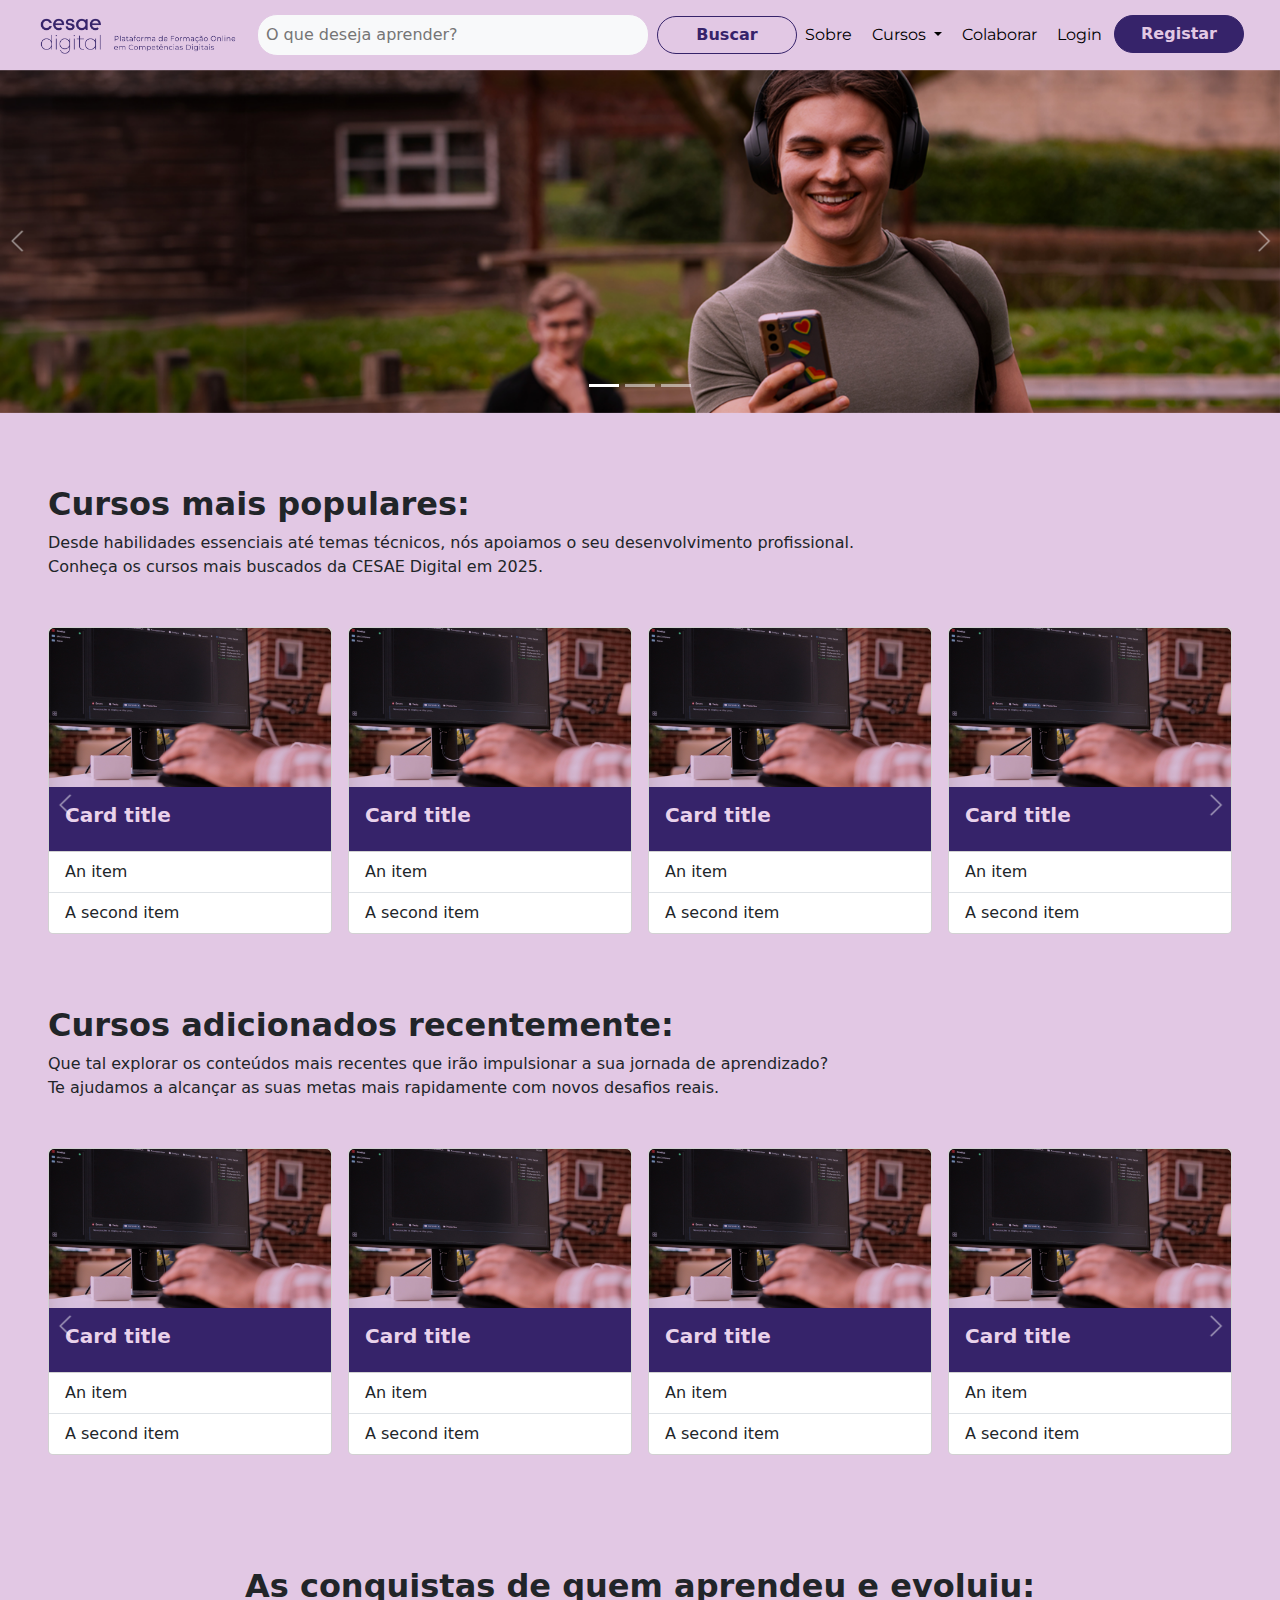
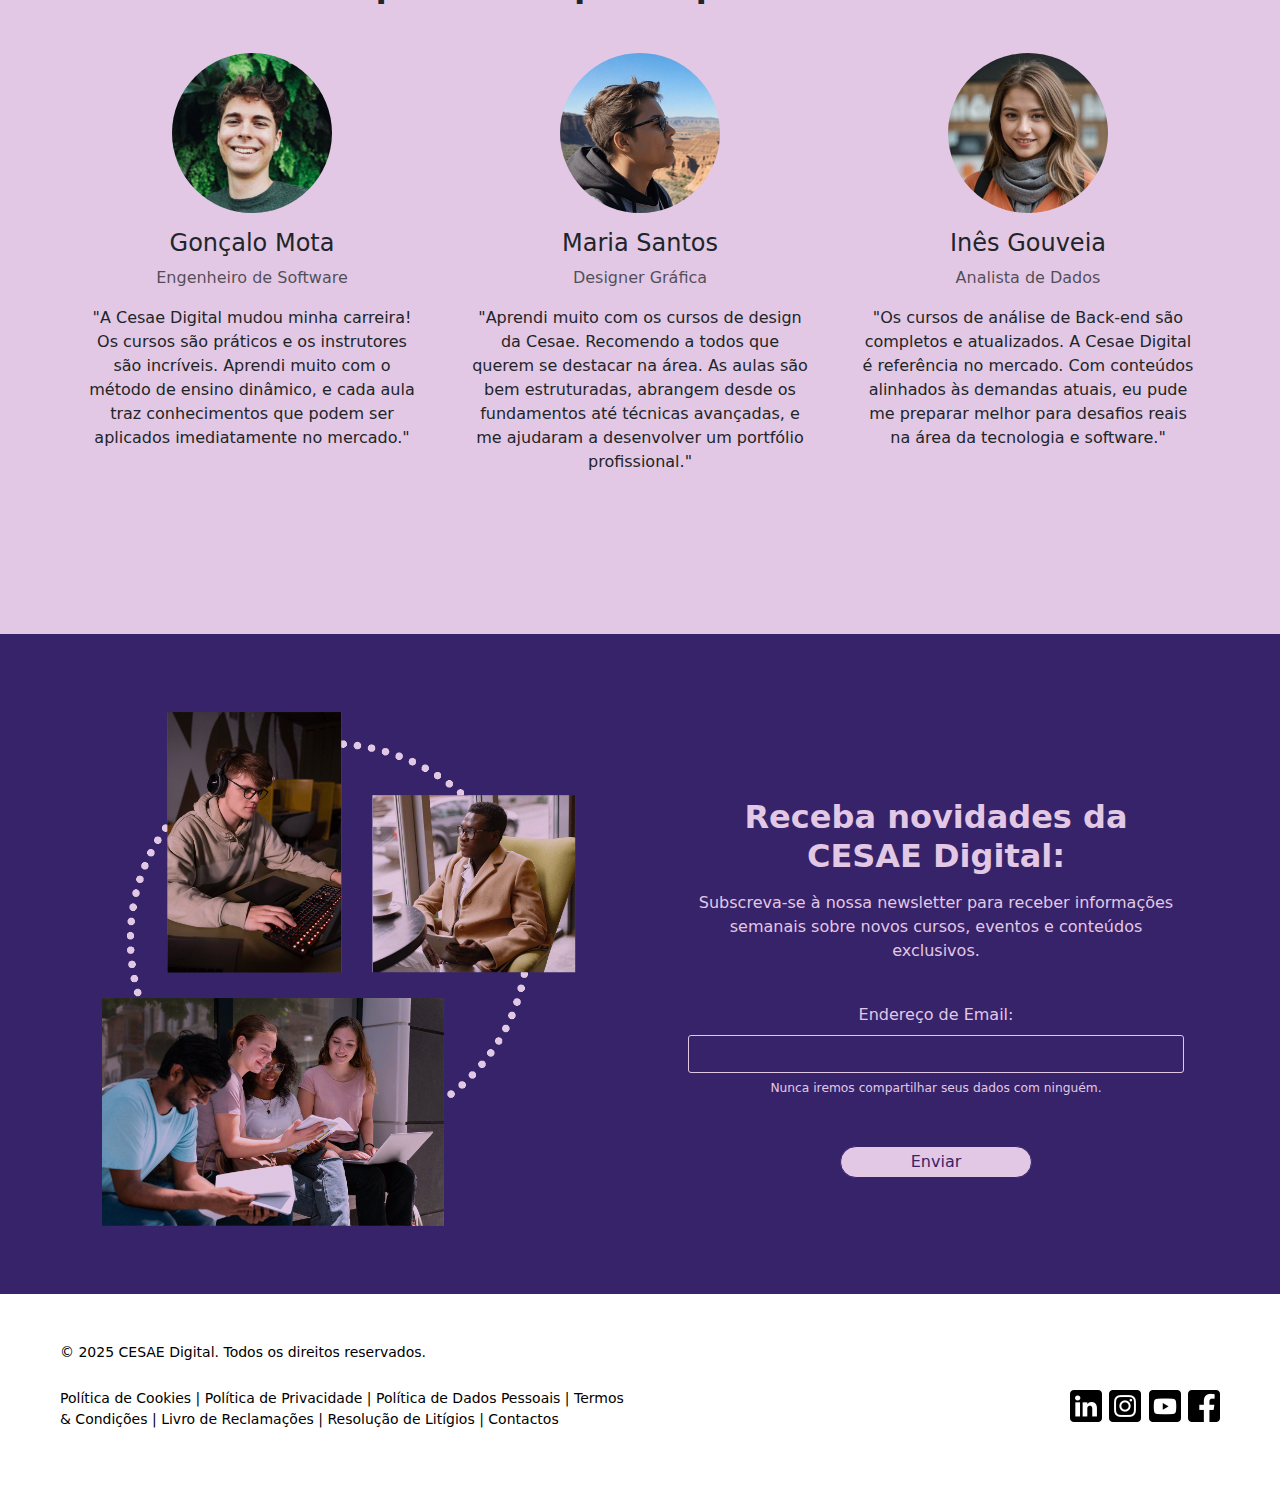
<file: index.html>
<!DOCTYPE html>
<html lang="pt">


<!-- HEAD -->

<head>

    <title>CESAE Digital Online Courses</title>
    <meta charset="UTF-8">
    <meta name="author" content="Thiago Oliveira, Pedro Bento, Ana Vale, Gonçalo Rio">

    <!-- CSS -->
    <link rel="stylesheet" href="styles.css">

    <!-- BOOTSTRAP -->
    <link href="https://cdn.jsdelivr.net/npm/bootstrap@5.3.3/dist/css/bootstrap.min.css" rel="stylesheet" integrity="sha384-QWTKZyjpPEjISv5WaRU9OFeRpok6YctnYmDr5pNlyT2bRjXh0JMhjY6hW+ALEwIH" crossorigin="anonymous">
    <script src="https://cdn.jsdelivr.net/npm/bootstrap@5.3.3/dist/js/bootstrap.bundle.min.js"></script>

    <!-- FONTS -->
    <link rel="preconnect" href="https://fonts.googleapis.com">
    <link rel="preconnect" href="https://fonts.gstatic.com" crossorigin>
    <link href="https://fonts.googleapis.com/css2?family=Montserrat:ital,wght@0,100..900;1,100..900&display=swap" rel="stylesheet">

    <!-- META TAG VIEWPORT (inserir para responsividade) -->
    <meta name="viewport" content="width=device-width, initial-scale=1.0">

    <!-- Link para o Bootstrap Icons -->
    <link href="https://cdn.jsdelivr.net/npm/bootstrap-icons/font/bootstrap-icons.css" rel="stylesheet">

</head>



<!-- BODY-->

<body>

    <!-- BARRA DE NAVEGAÇÃO-->

    <!-- 
    'navbar': barra de navegação 
    'navbar-expand-lg': expande a navbar em telas grandes (≥ 1024px) 
    'custom-navbar': classe personalizada para estilos adicionais
    'px-3 py-2': padding para telas pequenas
    'px-lg-5 py-lg-4': aumenta o padding para telas grandes (≥ 1024px)
    'd-flex': classe no Bootstrap usada p/ transformar o contêiner (ex: uma div) em um contêiner flexível que permite mais controle de alinhamento, distribuição e direção dos itens dentro dele, usando as propriedades do Flexbox.  
    -->
    <nav class="navbar navbar-expand-lg custom-navbar d-flex px-2 py-1 px-lg-4 py-lg-1">
        <div class="container-fluid">


            <!-- Logo responsivo -->  

            <!-- href="/" redireciona para a própria home -->
            <!-- img-fluid do Bootstrap garante que o logo se ajuste automaticamente ao tamanho da tela -->
            <!-- mais precisamente, classe img-fluid do Bootstrap aplica max-width: 100% e height: auto -->
            <a class="navbar-brand" href="index.html"> 
                <img src="resources/logo_alternativo.png" alt="Logo CESAE Digital" class="img-fluid logo">
            </a>

            <button class="navbar-toggler" type="button" data-bs-toggle="collapse" data-bs-target="#navbarNavDropdown" aria-controls="navbarNavDropdown" aria-expanded="false" aria-label="Toggle navigation">
                <span class="navbar-toggler-icon"></span>
            </button>


            <!-- Search bar -->
            <form class="form-inline my-2 my-lg-0">
                <input class="form-control-search mr-sm-2 search-type" type="search" placeholder="O que deseja aprender?" aria-label="Buscar">
                <button class="btn btn-outline-success my-2 my-sm-0 btn-search" type="submit">Buscar</button>
            </form>


            <!-- Links da barra de navegação -->
            <div class="collapse navbar-collapse" id="navbarNavDropdown">


                <!--
                ms-auto → é uma classe utilitária do Bootstrap que aplica uma margem automática à esquerda de um elemento.
                gap → Define um pequeno espaçamento padrão entre os itens.
                -->
                <ul class="navbar-nav gap-1 gap-md-1 gap-lg-1 ms-auto">

                    <!-- Link de sobre -->
                    <li class="nav-item">
                        <a class="nav-link" href="sobre.html">Sobre</a>
                    </li>

                    <!-- Dropdown de áreas -->
                    <li class="nav-item dropdown">
                        <a class="nav-link dropdown-toggle" href="cursos.html" role="button" data-bs-toggle="dropdown" aria-expanded="false" onclick="window.location.href='cursos.html'">
                            Cursos
                        </a>
                        <ul class="dropdown-menu">
                            <li><a class="dropdown-item" href="delopment.html">&nbsp;&nbsp;&nbsp;Development&nbsp;&nbsp;&nbsp;</a></li>
                            <li><a class="dropdown-item" href="itnetwork.html">&nbsp;&nbsp;&nbsp;IT Network&nbsp;&nbsp;&nbsp;</a></li>
                            <li><a class="dropdown-item" href="mediadesign.html">&nbsp;&nbsp;&nbsp;Media Design&nbsp;&nbsp;&nbsp;</a></li>
                            <li><a class="dropdown-item" href="people.html">&nbsp;&nbsp;&nbsp;People&nbsp;&nbsp;&nbsp;</a></li>
                        </ul>
                    </li>

                    <!-- Link de Colaborar -->
                    <li class="nav-item">
                        <a class="nav-link" href="colaborar.html">Colaborar</a>
                    </li>



                    <!-- Link de Login -->

                    <!--
                     - offcanvas: componente do Bootstrap que exibe conteúdo oculto fora da tela, geralmente em uma barra lateral, que aparece ao interagir com um botão ou outro gatilho.
                    - data-bs-toggle="offcanvas": define que o botão vai ativar o offcanvas
                    - data-bs-target="#offcanvasLogin": especifica o ID do offcanvas a ser aberto 
                    - aria-controls="offcanvasLogin">: vincula o botão ao offcanvas com esse ID 
                    -->
                    <li class="nav-item">
                        <a class="nav-link" data-bs-toggle="offcanvas" data-bs-target="#offcanvasLogin" aria-controls="offcanvasLogin">Login</a>
                    </li>



                    <!-- Botão de Registo -->

                    <!--
                    - O botão vira um link em telas menores (para não ficar esquisito).
                    - Para isso usamos d-none e d-lg-none.
                    - d-none e d-lg-none são classes do Bootstrap usadas para controlar a visibilidade de elementos com base no tamanho da tela.

                    - d-none: oculta o elemento em todos os tamanhos de tela.
                    - d-lg-block: Faz o elemento reaparecer como um bloco (display: block;) em telas grandes (lg) ou maiores (≥992px).

                    - offcanvas: componente do Bootstrap que exibe conteúdo oculto fora da tela, geralmente em uma barra lateral, que aparece ao interagir com um botão ou outro gatilho.
                    - data-bs-toggle="offcanvas": define que o botão vai ativar o offcanvas
                    - data-bs-target="##offcanvasRegister": especifica o ID do offcanvas a ser aberto 
                    - aria-controls="#offcanvasRegister">: vincula o botão ao offcanvas com esse ID 
                    -->

                    <li class="nav-item d-none d-lg-block">
                        <a class="btn btn-outline-primary my-2 my-sm-0 btn-register" data-bs-toggle="offcanvas" data-bs-target="#offcanvasRegister" aria-controls="#offcanvasRegister">Registar</a>
                    </li>


                    <!-- Link de Registo (para telas pequenas) -->
                    <li class="nav-item d-lg-none">
                        <a class="nav-link" data-bs-toggle="offcanvas" data-bs-target="#offcanvasRegister" aria-controls="#offcanvasRegister">Registar</a>
                    </li>

                </ul> 


            </div>
        </div>
    </nav>



    <!-- OFFCANVAS DE LOGIN E REGISTO -->

        <!-- Offcanvas para Login -->
        <div class="offcanvas offcanvas-end" tabindex="-1" id="offcanvasLogin" aria-labelledby="offcanvasLoginLabel">
        <div class="offcanvas-header mb-4">
            <h5 class="offcanvas-title  mt-5" id="offcanvasLoginLabel">Fazer login:</h5>
            <button type="button" class="btn-close" data-bs-dismiss="offcanvas" aria-label="Fechar"></button>
        </div>
        <div class="offcanvas-body">
            <!-- Formulário de Login -->
            <h5 class="mb-4" >Insira os seus dados:</h5>
            <form>
                <div class="mb-3">
                    <label for="loginEmail" class="form-label">Email</label>
                    <input type="email" class="form-control" id="loginEmail" placeholder="Digite seu e-mail" required>
                </div>
                <div class="mb-3">
                    <label for="loginPassword" class="form-label">Senha</label>
                    <input type="password" class="form-control" id="loginPassword" placeholder="Digite sua senha" required>
                </div>
                <br>
                <button type="submit" class="btn btn-offcanvas">Entrar</button>
            </form>
            <br>
            <p class="warning mt-4">Está com problemas para entrar? Experimente visitar a nossa página de <a class="warning-link" href="https://www.cesaedigital.pt/fldrSite/pages/faqs.aspx">Perguntas Frequentes</a>.</p>
            <hr>
            <button class="btn btn-offcanvas-link" data-bs-toggle="offcanvas" data-bs-target="#offcanvasRegister" aria-controls="offcanvasRegister">Ainda não tem conta? Registe-se</button>
        </div>
        </div>


        <!-- Offcanvas para Registro -->
        <div class="offcanvas offcanvas-end" tabindex="-1" id="offcanvasRegister" aria-labelledby="offcanvasRegisterLabel">
            <div class="offcanvas-header mb-4">
                <h5 class="offcanvas-title mt-5" id="offcanvasRegisterLabel">Fazer registo na CESAE:</h5>
                <button type="button" class="btn-close" data-bs-dismiss="offcanvas" aria-label="Fechar"></button>
            </div>
            <div class="offcanvas-body">
                <!-- Formulário de Registro -->
                <h5 class="mb-2">Insira os seus dados:</h5>
                <br>
                <form>
                    <div class="mb-3">
                        <label for="registerEmail" class="form-label">Email</label>
                        <input type="email" class="form-control" id="registerEmail" placeholder="Digite seu e-mail" required>
                    </div>
                    <div class="mb-3">
                        <label for="registerPassword" class="form-label">Senha</label>
                        <input type="password" class="form-control" id="registerPassword" placeholder="Digite sua senha" required>
                    </div>
                    <div class="mb-3">
                        <label for="registerConfirmPassword" class="form-label">Confirmar Senha</label>
                        <input type="password" class="form-control" id="registerConfirmPassword" placeholder="Confirme sua senha" required>
                    </div>
                    <br>
                    <button type="submit" class="btn btn-offcanvas">Registar</button>
                </form>
                <br>
                <p class="warning mt-4">Eu aceito os <a class="warning-link" href="https://www.cesaedigital.pt/fldrSite/pages/termsAndConditions.aspx">Termos e Condições</a> e a <a class="warning-link" href="https://www.cesaedigital.pt/fldrSite/pages/privacyPolicy.aspx">Política de Privacidade</a> da CESAE Digital. Está com problemas para entrar? Experimente visitar a nossa página de <a class="warning-link" href="https://www.cesaedigital.pt/fldrSite/pages/faqs.aspx">Perguntas Frequentes</a>.</p>
                <hr>
                <button class="btn btn-offcanvas-link" data-bs-toggle="offcanvas" data-bs-target="#offcanvasLogin" aria-controls="offcanvasLogin">Já tem conta? Faça login</button>
            </div>
        </div>




    <!-- CAROUSEL -->
    
    <!-- data-bs-interval="3000" dita o intervalo de tempo que o carousel leva para mudar para o próximo slide -->
    <!-- "mb-5" na class aplica uma "margin bottom" ao final do carousel -->
    <div id="carouselExampleFade" class="carousel slide carousel-fade mb-5 mb-md-5" data-bs-ride="carousel" data-bs-interval="3000">

        <!-- Carousel Indicators -->
        <div class="carousel-indicators">
            <button type="button" data-bs-target="#carouselExampleFade" data-bs-slide-to="0" class="active" aria-current="true" aria-label="Slide 1"></button>
            <button type="button" data-bs-target="#carouselExampleFade" data-bs-slide-to="1" aria-label="Slide 2"></button>
            <button type="button" data-bs-target="#carouselExampleFade" data-bs-slide-to="2" aria-label="Slide 3"></button>
        </div>
    
        <div class="carousel-inner">
            

            <!-- Image 1 -->
            <div class="carousel-item active">
                <img src="assets/carousel_1.jpg" class="d-block w-100" alt="">
            </div>

            <!-- Image 2 -->
            <div class="carousel-item">
                <img src="assets/carousel_2.jpg" class="d-block w-100" alt="">
            </div>

        </div>

        <!-- Carousel buttons -->
        <button class="carousel-control-prev" type="button" data-bs-target="#carouselExampleFade" data-bs-slide="prev">
            <span class="carousel-control-prev-icon" aria-hidden="true"></span>
            <span class="visually-hidden">Previous</span>
        </button>
        <button class="carousel-control-next" type="button" data-bs-target="#carouselExampleFade" data-bs-slide="next">
            <span class="carousel-control-next-icon" aria-hidden="true"></span>
            <span class="visually-hidden">Next</span>
        </button>

    </div>


<!-- INÍCIO DO CONTEÚDO DA PÁGINA COM MARGENS -->

<!--
    Esta div envolve o conteúdo principal e aplica margens responsivas nas laterais:
    - mx-3: Aplica uma margem horizontal de 16px (valor padrão do Bootstrap) em todos os tamanhos de tela.
    - mx-md-4: Aplica uma margem horizontal de 24px (valor padrão do Bootstrap) em telas médias (largura mínima de 768px) e maiores.
    - m significa "margin" (margem).
    - x significa "eixo X" ou "horizontal" (esquerda e direita).
    - md = médio, sm = small, lg = large.
-->

<div class="content-wrapper mx-4 mx-md-5">  


    <!-- MAIS POPULARES - CARDS CAROULSEL 01 -->

    <!-- 
        fs → font-size.
        fs-2 → Define o tamanho da fonte como nível 2 (grande) para telas pequenas (padrão).
        fs-md-2 → Mantém o mesmo tamanho (fs-2) para telas médias (md = ≥768px).
        fs-lg-1 → Reduz o tamanho da fonte para nível 1 (maior) em telas grandes (lg = ≥992px).
        fs-6 → Define o tamanho da fonte como nível 6 (pequeno) para telas pequenas (padrão).
        fs-md-5 → Aumenta a fonte para nível 5 (um pouco maior) em telas médias (md = ≥768px).

        fs-1 = Fonte muito grande
        fs-2 = Um pouco menor
        fs-3 = Médio
        fs-4 = Um pouco menor
        fs-5 = Pequeno
        fs-6 = Muito pequeno

        Breakpoints disponíveis:
        fs-sm-*	≥ 576px
        fs-md-*	≥ 768px
        fs-lg-*	≥ 992px
        fs-xl-*	≥ 1200px
        fs-xxl-* ≥ 1400px

        mb → é uma abreviação para margin-bottom
        mb-0: Margem inferior de 0 (sem margem).
        mb-1: Margem inferior pequena (0.25rem).
        mb-2: Margem inferior um pouco maior (0.5rem).
        mb-3: Margem intermediária (1rem).
        mb-4: Margem grande (1.5rem).
        mb-5: Margem muito grande (3rem).
        mb-auto: Margem automática (usada para alinhamento).
        obs: 1rem = 16px

        mt → é uma abreviação para margin-top.
    -->

    <br>
    <h2 class="fs-2 fs-md-2 fs-lg-1 mb-3 mb-md-2"><b>Cursos mais populares:</b></h2>
    <p class="fs-6 fs-md-5 mb-1 mb-md-0">Desde habilidades essenciais até temas técnicos, nós apoiamos o seu desenvolvimento profissional.</p>
    <p class="fs-6 fs-md-5 mb-5 mb-md-5">Conheça os cursos mais buscados da CESAE Digital em 2025.</p>


    <!-- Cards Carousel 01 -->
    <!-- (Kitchen sink typed cards) -->
    <!--
    row-cols-* - Quantas colunas por linha em telas pequenas
    row-cols-md-* - Quantas colunas por linha em telas médias
    gx-* - Espaçamento horizontal entre as colunas
    gy-* - Espaçamento vertical entre as colunas


    fs → font-size.
    fs-2 → Define o tamanho da fonte como nível 2 (grande) para telas pequenas (padrão).
    fs-md-2 → Mantém o mesmo tamanho (fs-2) para telas médias (md = ≥768px).
    fs-lg-1 → Reduz o tamanho da fonte para nível 1 (maior) em telas grandes (lg = ≥992px).
    fs-6 → Define o tamanho da fonte como nível 6 (pequeno) para telas pequenas (padrão).
    fs-md-5 → Aumenta a fonte para nível 5 (um pouco maior) em telas médias (md = ≥768px).

    fs-1 = Fonte muito grande
    fs-2 = Um pouco menor
    fs-3 = Médio
    fs-4 = Um pouco menor
    fs-5 = Pequeno
    fs-6 = Muito pequeno

    Breakpoints disponíveis:
    fs-sm-*	≥ 576px
    fs-md-*	≥ 768px
    fs-lg-*	≥ 992px
    fs-xl-*	≥ 1200px
    fs-xxl-* ≥ 1400px

    mb → é uma abreviação para margin-bottom
    mb-0: Margem inferior de 0 (sem margem).
    mb-1: Margem inferior pequena (0.25rem).
    mb-2: Margem inferior um pouco maior (0.5rem).
    mb-3: Margem intermediária (1rem).
    mb-4: Margem grande (1.5rem).
    mb-5: Margem muito grande (3rem).
    mb-auto: Margem automática (usada para alinhamento).
    obs: 1rem = 16px
    -->

    <!-- Cards Carousel 01 -->
    <div id="carouselExampleCards" class="carousel slide">
        <div class="carousel-inner">

            <!-- Slide 1 -->
            <div class="carousel-item active">
                <div class="row row-cols-1 gx-3 gy-5 mb-5 mb-md-5"> 

                    <!-- Card 1 -->
                    <div class="col-md-3">
                    <div class="card">
                        <img src="assets/card_back_end.jpg" class="card-img-top" alt="Image description">
                        <div class="card-body">
                        <h5 class="card-title">Card title</h5>
                        </div>
                        <ul class="list-group list-group-flush">
                        <li class="list-group-item">An item</li>
                        <li class="list-group-item">A second item</li>
                        </ul>
                    </div>
                    </div>

                    <!-- Card 2 -->
                    <div class="col-md-3">
                    <div class="card">
                        <img src="assets/card_back_end.jpg" class="card-img-top" alt="Image description">
                        <div class="card-body">
                        <h5 class="card-title">Card title</h5>
                        </div>
                        <ul class="list-group list-group-flush">
                        <li class="list-group-item">An item</li>
                        <li class="list-group-item">A second item</li>
                        </ul>
                    </div>
                    </div>

                    <!-- Card 3 -->
                    <div class="col-md-3">
                    <div class="card">
                        <img src="assets/card_back_end.jpg" class="card-img-top" alt="Image description">
                        <div class="card-body">
                        <h5 class="card-title">Card title</h5>
                        </div>
                        <ul class="list-group list-group-flush">
                        <li class="list-group-item">An item</li>
                        <li class="list-group-item">A second item</li>
                        </ul>
                    </div>
                    </div>

                    <!-- Card 4 -->
                    <div class="col-md-3">
                    <div class="card">
                        <img src="assets/card_back_end.jpg" class="card-img-top" alt="Image description">
                        <div class="card-body">
                        <h5 class="card-title">Card title</h5>
                        </div>
                        <ul class="list-group list-group-flush">
                        <li class="list-group-item">An item</li>
                        <li class="list-group-item">A second item</li>
                        </ul>
                    </div>
                    </div>

                </div>
            </div>

            <!-- Slide 2 -->
            <div class="carousel-item">
                <div class="row row-cols-1 gx-3 gy-5 mb-5 mb-md-5"> 

                    <!-- Card 5 -->
                    <div class="col-md-3">
                    <div class="card">
                        <img src="assets/card_back_end.jpg" class="card-img-top" alt="Image description">
                        <div class="card-body">
                        <h5 class="card-title">Card title</h5>
                        </div>
                        <ul class="list-group list-group-flush">
                        <li class="list-group-item">An item</li>
                        <li class="list-group-item">A second item</li>
                        </ul>
                    </div>
                    </div>

                    <!-- Card 6 -->
                    <div class="col-md-3">
                    <div class="card">
                        <img src="assets/card_back_end.jpg" class="card-img-top" alt="Image description">
                        <div class="card-body">
                        <h5 class="card-title">Card title</h5>
                        </div>
                        <ul class="list-group list-group-flush">
                        <li class="list-group-item">An item</li>
                        <li class="list-group-item">A second item</li>
                        </ul>
                    </div>
                    </div>

                    <!-- Card 7 -->
                    <div class="col-md-3">
                    <div class="card">
                        <img src="assets/card_back_end.jpg" class="card-img-top" alt="Image description">
                        <div class="card-body">
                        <h5 class="card-title">Card title</h5>
                        </div>
                        <ul class="list-group list-group-flush">
                        <li class="list-group-item">An item</li>
                        <li class="list-group-item">A second item</li>
                        </ul>
                    </div>
                    </div>

                    <!-- Card 8 -->
                    <div class="col-md-3">
                    <div class="card">
                        <img src="assets/card_back_end.jpg" class="card-img-top" alt="Image description">
                        <div class="card-body">
                        <h5 class="card-title">Card title</h5>
                        </div>
                        <ul class="list-group list-group-flush">
                        <li class="list-group-item">An item</li>
                        <li class="list-group-item">A second item</li>
                        </ul>
                    </div>
                    </div>

                </div>
            </div>
        </div>

        <!-- Carousel buttons -->
        <button class="carousel-control-prev" type="button" data-bs-target="#carouselExampleCards" data-bs-slide="prev">
            <span class="carousel-control-prev-icon" aria-hidden="true"></span>
            <span class="visually-hidden">Previous</span>
        </button>
        <button class="carousel-control-next" type="button" data-bs-target="#carouselExampleCards" data-bs-slide="next">
            <span class="carousel-control-next-icon" aria-hidden="true"></span>
            <span class="visually-hidden">Next</span>
        </button>

    </div>


    <!-- ADICIONADOS RECENTEMENTE - CARDS CAROULSEL 02 -->


    <br>
    <h2 class="fs-2 fs-md-2 fs-lg-1 mb-3 mb-md-2"><b>Cursos adicionados recentemente:</b></h2>
    <p class="fs-6 fs-md-5 mb-1 mb-md-0">Que tal explorar os conteúdos mais recentes que irão impulsionar a sua jornada de aprendizado?</p>
    <p class="fs-6 fs-md-5 mb-5 mb-md-5">Te ajudamos a alcançar as suas metas mais rapidamente com novos desafios reais.</p>


    <!-- Cards Carousel 02 -->
    <!-- (Kitchen sink typed cards) -->


    <!-- Cards Carousel 02 -->
    <div id="carouselExampleCards2" class="carousel slide">
        <div class="carousel-inner">

        <!-- Slide 1 -->
        <div class="carousel-item active">
            <div class="row row-cols-1 gx-3 gy-5 mb-5 mb-md-5"> 

                <!-- Card 1 -->
                <div class="col-md-3">
                <div class="card">
                    <img src="assets/card_back_end.jpg" class="card-img-top" alt="Image description">
                    <div class="card-body">
                    <h5 class="card-title">Card title</h5>
                    </div>
                    <ul class="list-group list-group-flush">
                    <li class="list-group-item">An item</li>
                    <li class="list-group-item">A second item</li>
                    </ul>
                </div>
                </div>

                <!-- Card 2 -->
                <div class="col-md-3">
                <div class="card">
                    <img src="assets/card_back_end.jpg" class="card-img-top" alt="Image description">
                    <div class="card-body">
                    <h5 class="card-title">Card title</h5>
                    </div>
                    <ul class="list-group list-group-flush">
                    <li class="list-group-item">An item</li>
                    <li class="list-group-item">A second item</li>
                    </ul>
                </div>
                </div>

                <!-- Card 3 -->
                <div class="col-md-3">
                <div class="card">
                    <img src="assets/card_back_end.jpg" class="card-img-top" alt="Image description">
                    <div class="card-body">
                    <h5 class="card-title">Card title</h5>
                    </div>
                    <ul class="list-group list-group-flush">
                    <li class="list-group-item">An item</li>
                    <li class="list-group-item">A second item</li>
                    </ul>
                </div>
                </div>

                <!-- Card 4 -->
                <div class="col-md-3">
                <div class="card">
                    <img src="assets/card_back_end.jpg" class="card-img-top" alt="Image description">
                    <div class="card-body">
                    <h5 class="card-title">Card title</h5>
                    </div>
                    <ul class="list-group list-group-flush">
                    <li class="list-group-item">An item</li>
                    <li class="list-group-item">A second item</li>
                    </ul>
                </div>
                </div>

            </div>
        </div>

        <!-- Slide 2 -->
        <div class="carousel-item">
            <div class="row row-cols-1 gx-3 gy-5 mb-5 mb-md-5"> 

                <!-- Card 5 -->
                <div class="col-md-3">
                <div class="card">
                    <img src="assets/card_back_end.jpg" class="card-img-top" alt="Image description">
                    <div class="card-body">
                    <h5 class="card-title">Card title</h5>
                    </div>
                    <ul class="list-group list-group-flush">
                    <li class="list-group-item">An item</li>
                    <li class="list-group-item">A second item</li>
                    </ul>
                </div>
                </div>

                <!-- Card 6 -->
                <div class="col-md-3">
                <div class="card">
                    <img src="assets/card_back_end.jpg" class="card-img-top" alt="Image description">
                    <div class="card-body">
                    <h5 class="card-title">Card title</h5>
                    </div>
                    <ul class="list-group list-group-flush">
                    <li class="list-group-item">An item</li>
                    <li class="list-group-item">A second item</li>
                    </ul>
                </div>
                </div>

                <!-- Card 7 -->
                <div class="col-md-3">
                <div class="card">
                    <img src="assets/card_back_end.jpg" class="card-img-top" alt="Image description">
                    <div class="card-body">
                    <h5 class="card-title">Card title</h5>
                    </div>
                    <ul class="list-group list-group-flush">
                    <li class="list-group-item">An item</li>
                    <li class="list-group-item">A second item</li>
                    </ul>
                </div>
                </div>

                <!-- Card 8 -->
                <div class="col-md-3">
                <div class="card">
                    <img src="assets/card_back_end.jpg" class="card-img-top" alt="Image description">
                    <div class="card-body">
                    <h5 class="card-title">Card title</h5>
                    </div>
                    <ul class="list-group list-group-flush">
                    <li class="list-group-item">An item</li>
                    <li class="list-group-item">A second item</li>
                    </ul>
                </div>
                </div>

            </div>
        </div>
    </div>

    <!-- Carousel buttons -->
    <button class="carousel-control-prev" type="button" data-bs-target="#carouselExampleCards2" data-bs-slide="prev">
        <span class="carousel-control-prev-icon" aria-hidden="true"></span>
        <span class="visually-hidden">Previous</span>
    </button>
    <button class="carousel-control-next" type="button" data-bs-target="#carouselExampleCards2" data-bs-slide="next">
        <span class="carousel-control-next-icon" aria-hidden="true"></span>
        <span class="visually-hidden">Next</span>
    </button>

    </div>




<!-- TESTEMUNHOS -->

<div class="container py-5 mt-3 mt-md-3">
    <h2 class="text-center mb-5"><b>As conquistas de quem aprendeu e evoluiu:</b></h2>

    <!-- 
    g → gutter (espaçamento entre as colunas)
    x → eixo x (horizontal)
    gx-2 gx-md-4 gx-lg-5 → Espaçamento entre as colunas em telas pequenas, grandes e médias respectivamente
    EXTRA: gy-2 é adicionado para diminuir o espaçamento entre os testemunhos em telas pequenas, quando os cards fica em cima um do outro.
    -->

    <div class="row gy-2 gx-2 gx-md-4 gx-lg-5">

        <!-- Testemunho 1 -->
        <div class="col-md-4 text-center mb-5">
            <img src="assets/testemunhos_1.jpg" class="rounded-circle mb-3 img-fluid testemunho-img" alt="Aluno 1">
            <h4>Gonçalo Mota</h4>
            <p class="text-muted">Engenheiro de Software</p>
            <p>"A Cesae Digital mudou minha carreira! Os cursos são práticos e os instrutores são incríveis. Aprendi muito com o método de ensino dinâmico, e cada aula traz conhecimentos que podem ser aplicados imediatamente no mercado."</p>
        </div>

        <!-- Testemunho 2 -->
        <div class="col-md-4 text-center mb-5">
            <img src="assets/testemunhos_2.jpg" class="rounded-circle mb-3 img-fluid testemunho-img" alt="Aluno 2">
            <h4>Maria Santos</h4>
            <p class="text-muted">Designer Gráfica</p>
            <p>"Aprendi muito com os cursos de design da Cesae. Recomendo a todos que querem se destacar na área. As aulas são bem estruturadas, abrangem desde os fundamentos até técnicas avançadas, e me ajudaram a desenvolver um portfólio profissional."</p>
        </div>

        <!-- Testemunho 3 -->
        <div class="col-md-4 text-center mb-5">
            <img src="assets/testemunhos_3.jpg" class="rounded-circle mb-3 img-fluid testemunho-img" alt="Aluno 3">
            <h4>Inês Gouveia</h4>
            <p class="text-muted">Analista de Dados</p>
            <p>"Os cursos de análise de Back-end são completos e atualizados. A Cesae Digital é referência no mercado. Com conteúdos alinhados às demandas atuais, eu pude me preparar melhor para desafios reais na área da tecnologia e software."</p>
        </div>

    </div>
</div>



</div> <!-- FIM DO CONTEÚDO DA PÁGINA COM MARGEM APLICADA -->



<!-- SUBSCRIÇÃO NA NEWSLETTER -->

<section class="content-box mt-5 px-5 py-5">
    
    <div class="container-fluid"> <!-- A classe container-fluid cria um contêiner que ocupa 100% da largura da viewport -->
        <div class="row">


            <div class="col-md-6">
                <img src="assets/subscription_images.png" class="d-block w-100 img_subscription" alt="">
            </div>


            <!--
            p -> padding
            px -> padding no eixo x (horizontal)
            px-md-5 -> padding no eixo x (horizontal) de 5rem (80px) em telas médias (md = ≥768px)
            px-sm-0 -> padding no eixo x (horizontal) de 0rem (0px) em telas pequenas (sm = ≥576px)

            d-flex -> display flex, ativa o Flexbox no elemento
            flex-column -> flex direction column, organiza os elementos filhos verticalmente (em coluna).
            justify-content-center -> centraliza o conteúdo verticalmente dentro da coluna.
            text-center -> alinhamento de texto no centro
            -->

            <div class="col-md-6 d-flex flex-column justify-content-center text-center px-md-5 px-sm-0">
                <h2 class="fs-2 fs-md-2 fs-lg-1 mb-4 mb-md-3 mt-5"><b>Receba novidades da CESAE Digital:</b></h2>
                <p class="fs-6 fs-md-5">Subscreva-se à nossa newsletter para receber informações semanais sobre novos cursos, eventos e conteúdos exclusivos.</p>

                <form>
                    <div class="mb-4 mt-4">
                      <label for="exampleInputEmail1" class="form-label">Endereço de Email:</label>
                      <input type="email" class="form-control" id="exampleInputEmail1" aria-describedby="emailHelp">
                      <div id="emailHelp" class="form-text"><small>Nunca iremos compartilhar seus dados com ninguém.</small></div>
                    </div>
                    <button type="submit" class="btn btn-primary mt-md-4 mt-4 btn-send">Enviar</button>
                  </form>
            </div>


        </div> 
    </div>

</section>



<!-- FOOTER -->

<footer class="footer text-center py-5 px-5">
<!-- 
py → padding do eixo y (padding vertical) do footer todo.
py-5 → py-5 aplica um padding vertical de 3rem (3rem = 48 pixels).

py-0 -> 0rem (0px)
py-1 -> 0.25rem (4px)
py-2 -> 0.5rem (8px)
py-3 -> 1rem (16px)
py-4 -> 1.5rem (24px)
py-5 -> 3rem (48px)
-->

    <div class="container-fluid"> <!-- container-fluid faz ocupar toda a largura (width) da tela. -->
        <div class="row">


            <div class="col-md-6 text-center text-md-start">
                <p class="mb-0 footer-text">© 2025 CESAE Digital. Todos os direitos reservados.</p>
                <br>
                <p class="mt-1 footer-links">
                    <a href="https://www.cesaedigital.pt/fldrSite/pages/cookies.aspx" class="footer-link">Política de Cookies</a> | 
                    <a href="https://www.cesaedigital.pt/fldrSite/pages/privacyPolicy.aspx" class="footer-link">Política de Privacidade</a> | 
                    <a href="https://www.cesaedigital.pt/fldrSite/pages/personalDataPolicy.aspx" class="footer-link">Política de Dados Pessoais</a> | 
                    <a href="https://www.cesaedigital.pt/fldrSite/pages/termsAndConditions.aspx" class="footer-link">Termos & Condições</a> | 
                    <a href="https://www.livroreclamacoes.pt/Inicio/" class="footer-link">Livro de Reclamações</a> | 
                    <a href="https://www.cniacc.pt/pt/" class="footer-link">Resolução de Litígios</a> | 
                    <a href="#" class="footer-link">Contactos</a>
                </p>
            </div>



             <!-- 
            text-center: alinha o texto ao centro em telas menores.
            text-md-start: Alinha o texto à esquerda (início) em telas médias ou maiores
            -->

            <!-- Ícones de redes sociais -->
            <div class="col-md-6 text-center text-md-end mt-4 mt-md-5">
                <!-- Linkedin -->
                <a href="https://www.linkedin.com/school/cesae-digital/posts/?feedView=all"><img src="assets/icon_linkedin.png" class="social-icon" alt="LinkedIn"></a>
                <!-- Instagram -->
                <a href="https://www.instagram.com/cesae.digital/"><img src="assets/icon_instagram.png" class="social-icon" alt="Instagram"></a>
                <!-- Youtube -->
                <a href="https://www.youtube.com/@cesaedigital"><img src="assets/icon_youtube.png" class="social-icon" alt="YouTube"></a>
                <!-- Facebook -->
                <a href="https://www.facebook.com/CesaeDigital"><img src="assets/icon_facebook.png" class="social-icon" alt="Facebook"></a>
            </div>


        </div>
    </div>
    
</footer>


 <!-- Link para o arquivo JS -->
 <script src="scripts.js"></script>


</body>
</file>
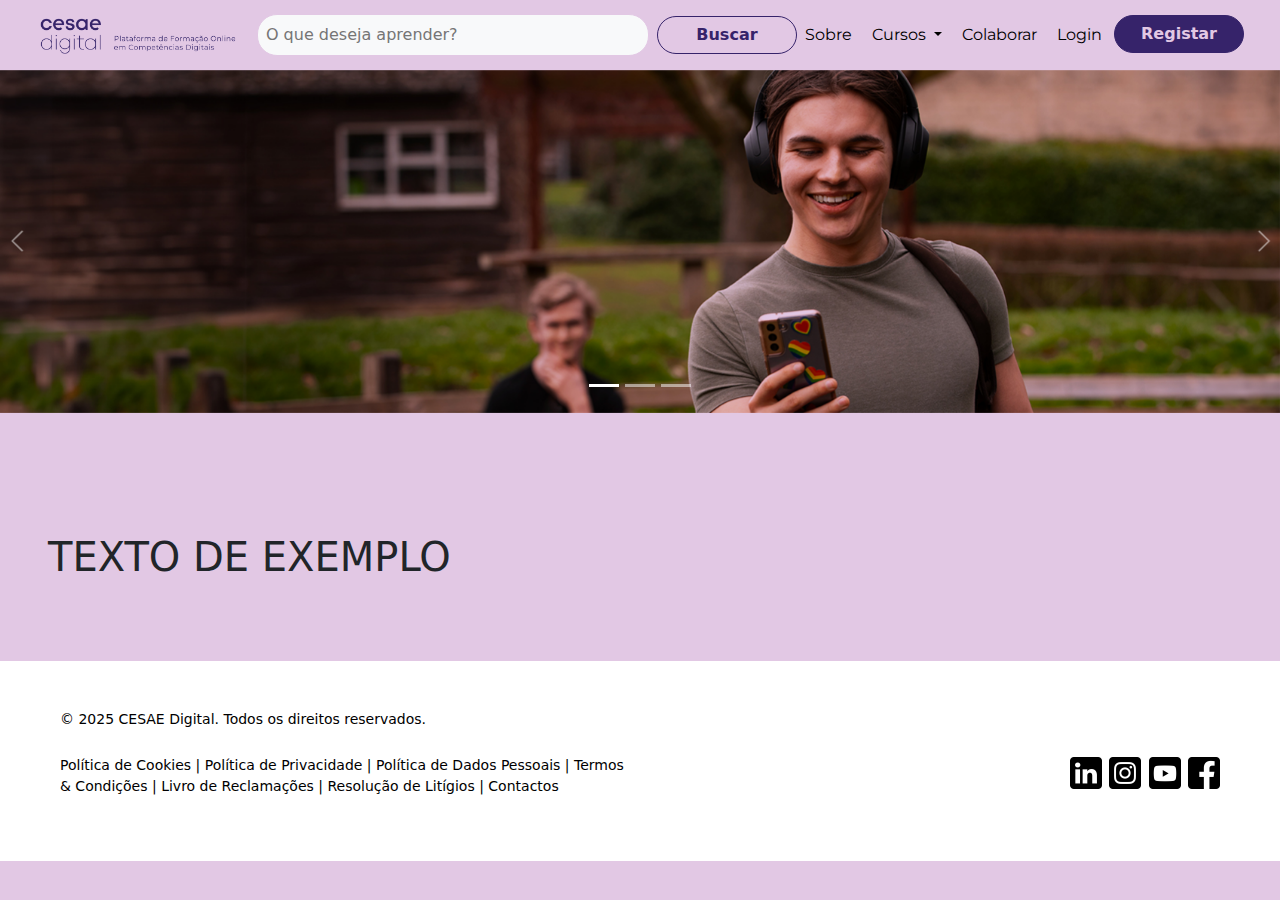
<file: _base.html>
<!DOCTYPE html>
<html lang="pt">


<!-- HEAD -->

<head>

    <title>CESAE Digital Online Courses</title>
    <meta charset="UTF-8">
    <meta name="author" content="Thiago Oliveira, Pedro Bento, Ana Vale, Gonçalo Rio">

    <!-- CSS -->
    <link rel="stylesheet" href="styles.css">

    <!-- BOOTSTRAP -->
    <link href="https://cdn.jsdelivr.net/npm/bootstrap@5.3.3/dist/css/bootstrap.min.css" rel="stylesheet" integrity="sha384-QWTKZyjpPEjISv5WaRU9OFeRpok6YctnYmDr5pNlyT2bRjXh0JMhjY6hW+ALEwIH" crossorigin="anonymous">
    <script src="https://cdn.jsdelivr.net/npm/bootstrap@5.3.3/dist/js/bootstrap.bundle.min.js"></script>

    <!-- FONTS -->
    <link rel="preconnect" href="https://fonts.googleapis.com">
    <link rel="preconnect" href="https://fonts.gstatic.com" crossorigin>
    <link href="https://fonts.googleapis.com/css2?family=Montserrat:ital,wght@0,100..900;1,100..900&display=swap" rel="stylesheet">

    <!-- META TAG VIEWPORT (inserir para responsividade) -->
    <meta name="viewport" content="width=device-width, initial-scale=1.0">

    <!-- Link para o Bootstrap Icons -->
    <link href="https://cdn.jsdelivr.net/npm/bootstrap-icons/font/bootstrap-icons.css" rel="stylesheet">

</head>



<!-- BODY-->

<body>

    <!-- BARRA DE NAVEGAÇÃO-->

    <!-- 
    'navbar': barra de navegação 
    'navbar-expand-lg': expande a navbar em telas grandes (≥ 1024px) 
    'custom-navbar': classe personalizada para estilos adicionais
    'px-3 py-2': padding para telas pequenas
    'px-lg-5 py-lg-4': aumenta o padding para telas grandes (≥ 1024px)
    'd-flex': classe no Bootstrap usada p/ transformar o contêiner (ex: uma div) em um contêiner flexível que permite mais controle de alinhamento, distribuição e direção dos itens dentro dele, usando as propriedades do Flexbox.  
    -->
    <nav class="navbar navbar-expand-lg custom-navbar d-flex px-2 py-1 px-lg-4 py-lg-1">
        <div class="container-fluid">


            <!-- Logo responsivo -->  

            <!-- href="/" redireciona para a própria home -->
            <!-- img-fluid do Bootstrap garante que o logo se ajuste automaticamente ao tamanho da tela -->
            <!-- mais precisamente, classe img-fluid do Bootstrap aplica max-width: 100% e height: auto -->
            <a class="navbar-brand" href="index.html"> 
                <img src="resources/logo_alternativo.png" alt="Logo CESAE Digital" class="img-fluid logo">
            </a>

            <button class="navbar-toggler" type="button" data-bs-toggle="collapse" data-bs-target="#navbarNavDropdown" aria-controls="navbarNavDropdown" aria-expanded="false" aria-label="Toggle navigation">
                <span class="navbar-toggler-icon"></span>
            </button>


            <!-- Search bar -->
            <form class="form-inline my-2 my-lg-0">
                <input class="form-control-search mr-sm-2 search-type" type="search" placeholder="O que deseja aprender?" aria-label="Buscar">
                <button class="btn btn-outline-success my-2 my-sm-0 btn-search" type="submit">Buscar</button>
            </form>


            <!-- Links da barra de navegação -->
            <div class="collapse navbar-collapse" id="navbarNavDropdown">


                <!--
                ms-auto → é uma classe utilitária do Bootstrap que aplica uma margem automática à esquerda de um elemento.
                gap → Define um pequeno espaçamento padrão entre os itens.
                -->
                <ul class="navbar-nav gap-1 gap-md-1 gap-lg-1 ms-auto">

                    <!-- Link de sobre -->
                    <li class="nav-item">
                        <a class="nav-link" href="sobre.html">Sobre</a>
                    </li>

                    <!-- Dropdown de áreas -->
                    <li class="nav-item dropdown">
                        <a class="nav-link dropdown-toggle" href="cursos.html" role="button" data-bs-toggle="dropdown" aria-expanded="false" onclick="window.location.href='cursos.html'">
                            Cursos
                        </a>
                        <ul class="dropdown-menu">
                            <li><a class="dropdown-item" href="delopment.html">&nbsp;&nbsp;&nbsp;Development&nbsp;&nbsp;&nbsp;</a></li>
                            <li><a class="dropdown-item" href="itnetwork.html">&nbsp;&nbsp;&nbsp;IT Network&nbsp;&nbsp;&nbsp;</a></li>
                            <li><a class="dropdown-item" href="mediadesign.html">&nbsp;&nbsp;&nbsp;Media Design&nbsp;&nbsp;&nbsp;</a></li>
                            <li><a class="dropdown-item" href="people.html">&nbsp;&nbsp;&nbsp;People&nbsp;&nbsp;&nbsp;</a></li>
                        </ul>
                    </li>
                    <!-- Link de Colaborar -->
                    <li class="nav-item">
                        <a class="nav-link" href="colaborar.html">Colaborar</a>
                    </li>


                    <!-- Link de Login -->

                    <!--
                     - offcanvas: componente do Bootstrap que exibe conteúdo oculto fora da tela, geralmente em uma barra lateral, que aparece ao interagir com um botão ou outro gatilho.
                    - data-bs-toggle="offcanvas": define que o botão vai ativar o offcanvas
                    - data-bs-target="#offcanvasLogin": especifica o ID do offcanvas a ser aberto 
                    - aria-controls="offcanvasLogin">: vincula o botão ao offcanvas com esse ID 
                    -->
                    <li class="nav-item">
                        <a class="nav-link" data-bs-toggle="offcanvas" data-bs-target="#offcanvasLogin" aria-controls="offcanvasLogin">Login</a>
                    </li>



                    <!-- Botão de Registo -->

                    <!--
                    - O botão vira um link em telas menores (para não ficar esquisito).
                    - Para isso usamos d-none e d-lg-none.
                    - d-none e d-lg-none são classes do Bootstrap usadas para controlar a visibilidade de elementos com base no tamanho da tela.

                    - d-none: oculta o elemento em todos os tamanhos de tela.
                    - d-lg-block: Faz o elemento reaparecer como um bloco (display: block;) em telas grandes (lg) ou maiores (≥992px).

                    - offcanvas: componente do Bootstrap que exibe conteúdo oculto fora da tela, geralmente em uma barra lateral, que aparece ao interagir com um botão ou outro gatilho.
                    - data-bs-toggle="offcanvas": define que o botão vai ativar o offcanvas
                    - data-bs-target="##offcanvasRegister": especifica o ID do offcanvas a ser aberto 
                    - aria-controls="#offcanvasRegister">: vincula o botão ao offcanvas com esse ID 
                    -->

                    <li class="nav-item d-none d-lg-block">
                        <a class="btn btn-outline-primary my-2 my-sm-0 btn-register" data-bs-toggle="offcanvas" data-bs-target="#offcanvasRegister" aria-controls="#offcanvasRegister">Registar</a>
                    </li>


                    <!-- Link de Registo (para telas pequenas) -->
                    <li class="nav-item d-lg-none">
                        <a class="nav-link" data-bs-toggle="offcanvas" data-bs-target="#offcanvasRegister" aria-controls="#offcanvasRegister">Registar</a>
                    </li>

                </ul> 


            </div>
        </div>
    </nav>



    <!-- OFFCANVAS DE LOGIN E REGISTO -->

        <!-- Offcanvas para Login -->
        <div class="offcanvas offcanvas-end" tabindex="-1" id="offcanvasLogin" aria-labelledby="offcanvasLoginLabel">
            <div class="offcanvas-header mb-4">
                <h5 class="offcanvas-title  mt-5" id="offcanvasLoginLabel">Fazer login:</h5>
                <button type="button" class="btn-close" data-bs-dismiss="offcanvas" aria-label="Fechar"></button>
            </div>
            <div class="offcanvas-body">
                <!-- Formulário de Login -->
                <h5 class="mb-4" >Insira os seus dados:</h5>
                <form>
                    <div class="mb-3">
                        <label for="loginEmail" class="form-label">Email</label>
                        <input type="email" class="form-control" id="loginEmail" placeholder="Digite seu e-mail" required>
                    </div>
                    <div class="mb-3">
                        <label for="loginPassword" class="form-label">Senha</label>
                        <input type="password" class="form-control" id="loginPassword" placeholder="Digite sua senha" required>
                    </div>
                    <br>
                    <button type="submit" class="btn btn-offcanvas">Entrar</button>
                </form>
                <br>
                <p class="warning mt-4">Eu aceito os <a class="warning-link" href="https://www.cesaedigital.pt/fldrSite/pages/termsAndConditions.aspx">Termos e Condições</a> e a <a class="warning-link" href="https://www.cesaedigital.pt/fldrSite/pages/privacyPolicy.aspx">Política de Privacidade</a> da CESAE Digital. Está com problemas para entrar? Experimente visitar a nossa página de <a class="warning-link" href="https://www.cesaedigital.pt/fldrSite/pages/faqs.aspx">Perguntas Frequentes</a>.</p>
                <hr>
                <button class="btn btn-offcanvas-link" data-bs-toggle="offcanvas" data-bs-target="#offcanvasRegister" aria-controls="offcanvasRegister">Ainda não tem conta? Registe-se</button>
            </div>
            </div>
    
    
            <!-- Offcanvas para Registro -->
            <div class="offcanvas offcanvas-end" tabindex="-1" id="offcanvasRegister" aria-labelledby="offcanvasRegisterLabel">
                <div class="offcanvas-header mb-4">
                    <h5 class="offcanvas-title mt-5" id="offcanvasRegisterLabel">Fazer registo na CESAE:</h5>
                    <button type="button" class="btn-close" data-bs-dismiss="offcanvas" aria-label="Fechar"></button>
                </div>
                <div class="offcanvas-body">
                    <!-- Formulário de Registro -->
                    <h5 class="mb-2">Insira os seus dados:</h5>
                    <br>
                    <form>
                        <div class="mb-3">
                            <label for="registerEmail" class="form-label">Email</label>
                            <input type="email" class="form-control" id="registerEmail" placeholder="Digite seu e-mail" required>
                        </div>
                        <div class="mb-3">
                            <label for="registerPassword" class="form-label">Senha</label>
                            <input type="password" class="form-control" id="registerPassword" placeholder="Digite sua senha" required>
                        </div>
                        <div class="mb-3">
                            <label for="registerConfirmPassword" class="form-label">Confirmar Senha</label>
                            <input type="password" class="form-control" id="registerConfirmPassword" placeholder="Confirme sua senha" required>
                        </div>
                        <br>
                        <button type="submit" class="btn btn-offcanvas">Registar</button>
                    </form>
                    <br>
                    <p class="warning mt-4">Eu aceito os <a class="warning-link" href="https://www.cesaedigital.pt/fldrSite/pages/termsAndConditions.aspx">Termos e Condições</a> e a <a class="warning-link" href="https://www.cesaedigital.pt/fldrSite/pages/privacyPolicy.aspx">Política de Privacidade</a> da CESAE Digital. Está com problemas para entrar? Experimente visitar a nossa página de <a class="warning-link" href="https://www.cesaedigital.pt/fldrSite/pages/faqs.aspx">Perguntas Frequentes</a>.</p>
                    <hr>
                    <button class="btn btn-offcanvas-link" data-bs-toggle="offcanvas" data-bs-target="#offcanvasLogin" aria-controls="offcanvasLogin">Já tem conta? Faça login</button>
                </div>
            </div>



     <!-- CAROUSEL -->
    
    <!-- data-bs-interval="3000" dita o intervalo de tempo que o carousel leva para mudar para o próximo slide -->
    <!-- "mb-5" na class aplica uma "margin bottom" ao final do carousel -->
    <div id="carouselExampleFade" class="carousel slide carousel-fade mb-5 mb-md-5" data-bs-ride="carousel" data-bs-interval="3000">

        <!-- Carousel Indicators -->
        <div class="carousel-indicators">
            <button type="button" data-bs-target="#carouselExampleFade" data-bs-slide-to="0" class="active" aria-current="true" aria-label="Slide 1"></button>
            <button type="button" data-bs-target="#carouselExampleFade" data-bs-slide-to="1" aria-label="Slide 2"></button>
            <button type="button" data-bs-target="#carouselExampleFade" data-bs-slide-to="2" aria-label="Slide 3"></button>
        </div>
    
        <div class="carousel-inner">
            

            <!-- Image 1 -->
            <div class="carousel-item active">
                <img src="assets/carousel_1.jpg" class="d-block w-100" alt="">
            </div>

            <!-- Image 2 -->
            <div class="carousel-item">
                <img src="assets/carousel_2.jpg" class="d-block w-100" alt="">
            </div>

        </div>

        <!-- Carousel buttons -->
        <button class="carousel-control-prev" type="button" data-bs-target="#carouselExampleFade" data-bs-slide="prev">
            <span class="carousel-control-prev-icon" aria-hidden="true"></span>
            <span class="visually-hidden">Previous</span>
        </button>
        <button class="carousel-control-next" type="button" data-bs-target="#carouselExampleFade" data-bs-slide="next">
            <span class="carousel-control-next-icon" aria-hidden="true"></span>
            <span class="visually-hidden">Next</span>
        </button>

    </div>



    <!-- INÍCIO DO CONTEÚDO DA PÁGINA COM MARGENS -->

<!--
    Esta div envolve o conteúdo principal e aplica margens responsivas nas laterais:
    - mx-3: Aplica uma margem horizontal de 16px (valor padrão do Bootstrap) em todos os tamanhos de tela.
    - mx-md-4: Aplica uma margem horizontal de 24px (valor padrão do Bootstrap) em telas médias (largura mínima de 768px) e maiores.
    - m significa "margin" (margem).
    - x significa "eixo X" ou "horizontal" (esquerda e direita).
    - md = médio, sm = small, lg = large.
-->

<div class="content-wrapper mx-4 mx-md-5">  




    
    <br>
    <br>
    <br>
    <h1>TEXTO DE EXEMPLO</h1>
    <br>
    <br>
    <br>





</div> <!-- FIM DO CONTEÚDO DA PÁGINA COM MARGEM APLICADA -->




<!-- FOOTER -->

<footer class="footer text-center py-5 px-5">
    <!-- 
    py → padding do eixo y (padding vertical) do footer todo.
    py-5 → py-5 aplica um padding vertical de 3rem (3rem = 48 pixels).
    
    py-0 -> 0rem (0px)
    py-1 -> 0.25rem (4px)
    py-2 -> 0.5rem (8px)
    py-3 -> 1rem (16px)
    py-4 -> 1.5rem (24px)
    py-5 -> 3rem (48px)
    -->
    
        <div class="container-fluid"> <!-- container-fluid faz ocupar toda a largura (width) da tela. -->
            <div class="row">
    
    
                <div class="col-md-6 text-center text-md-start">
                    <p class="mb-0 footer-text">© 2025 CESAE Digital. Todos os direitos reservados.</p>
                    <br>
                    <p class="mt-1 footer-links">
                        <a href="https://www.cesaedigital.pt/fldrSite/pages/cookies.aspx" class="footer-link">Política de Cookies</a> | 
                        <a href="https://www.cesaedigital.pt/fldrSite/pages/privacyPolicy.aspx" class="footer-link">Política de Privacidade</a> | 
                        <a href="https://www.cesaedigital.pt/fldrSite/pages/personalDataPolicy.aspx" class="footer-link">Política de Dados Pessoais</a> | 
                        <a href="https://www.cesaedigital.pt/fldrSite/pages/termsAndConditions.aspx" class="footer-link">Termos & Condições</a> | 
                        <a href="https://www.livroreclamacoes.pt/Inicio/" class="footer-link">Livro de Reclamações</a> | 
                        <a href="https://www.cniacc.pt/pt/" class="footer-link">Resolução de Litígios</a> | 
                        <a href="#" class="footer-link">Contactos</a>
                    </p>
                </div>
    
    
    
                 <!-- 
                text-center: alinha o texto ao centro em telas menores.
                text-md-start: Alinha o texto à esquerda (início) em telas médias ou maiores
                -->
    
                <!-- Ícones de redes sociais -->
                <div class="col-md-6 text-center text-md-end mt-4 mt-md-5">
                    <!-- Linkedin -->
                    <a href="https://www.linkedin.com/school/cesae-digital/posts/?feedView=all"><img src="assets/icon_linkedin.png" class="social-icon" alt="LinkedIn"></a>
                    <!-- Instagram -->
                    <a href="https://www.instagram.com/cesae.digital/"><img src="assets/icon_instagram.png" class="social-icon" alt="Instagram"></a>
                    <!-- Youtube -->
                    <a href="https://www.youtube.com/@cesaedigital"><img src="assets/icon_youtube.png" class="social-icon" alt="YouTube"></a>
                    <!-- Facebook -->
                    <a href="https://www.facebook.com/CesaeDigital"><img src="assets/icon_facebook.png" class="social-icon" alt="Facebook"></a>
                </div>
    
    
            </div>
        </div>
        
    </footer>


    <!-- Link para o arquivo JS -->
    <script src="scripts.js"></script>

    
    </body>
</file>
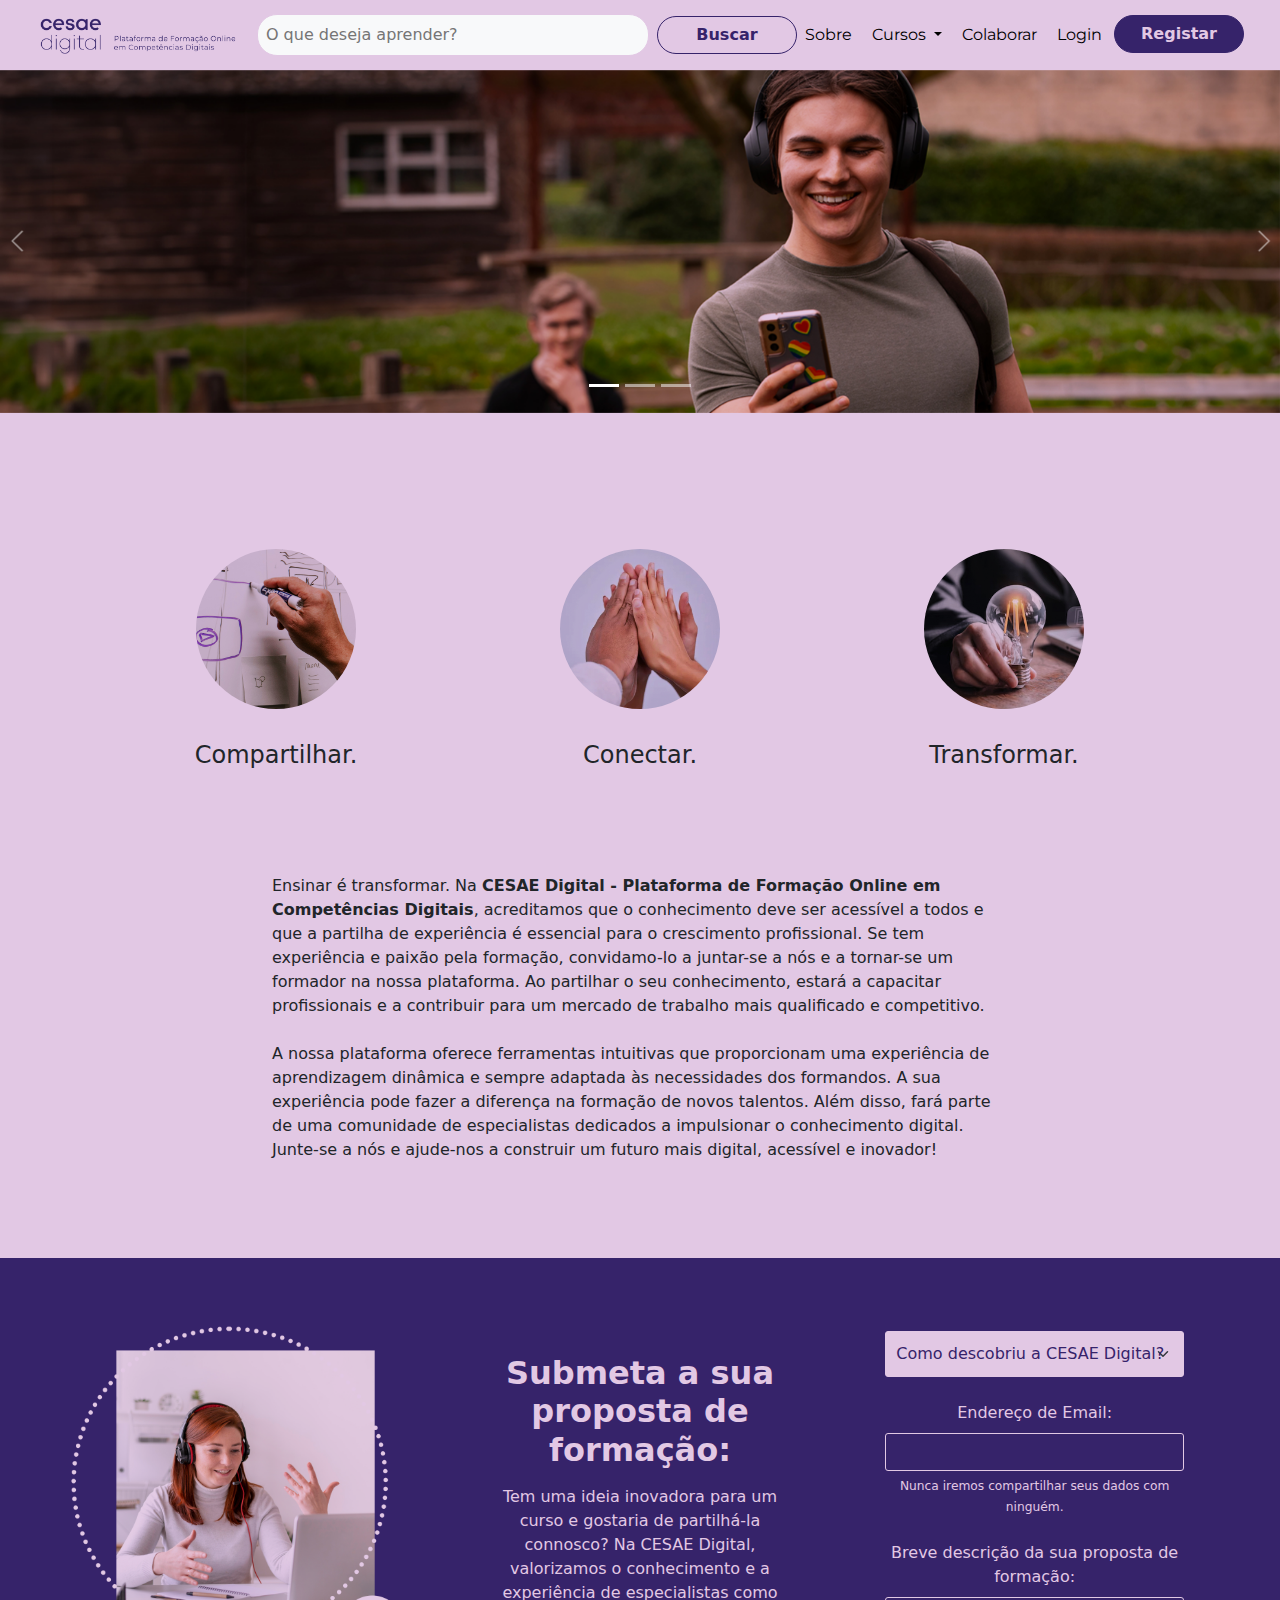
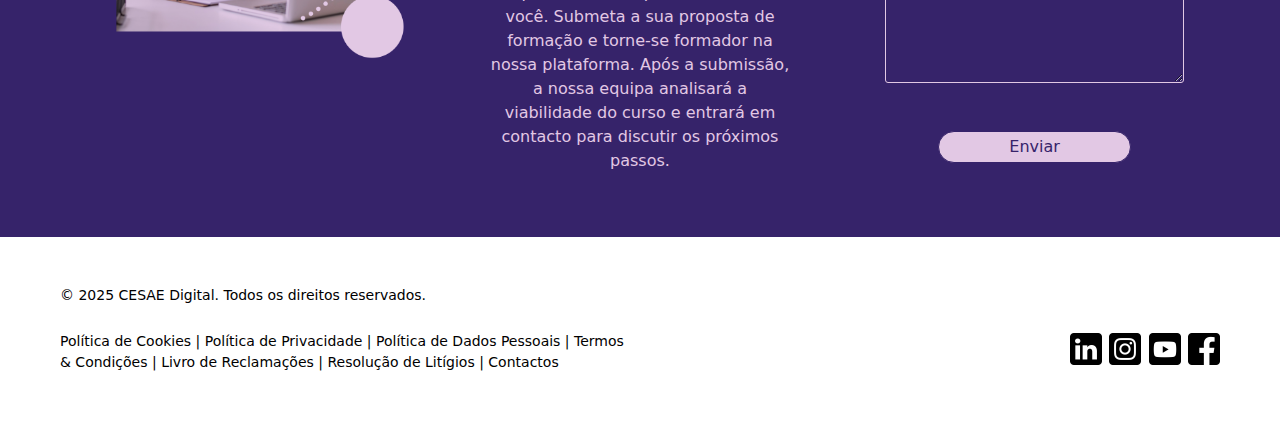
<file: colaborar.html>
<!DOCTYPE html>
<html lang="pt">


<!-- HEAD -->

<head>

    <title>CESAE Digital Online Courses</title>
    <meta charset="UTF-8">
    <met name="author" content="Thiago Oliveira, Pedro Bento, Ana Vale, Gonçalo Rio">

    <!-- CSS -->
    <link rel="stylesheet" href="styles.css">

    <!-- BOOTSTRAP -->
    <link href="https://cdn.jsdelivr.net/npm/bootstrap@5.3.3/dist/css/bootstrap.min.css" rel="stylesheet" integrity="sha384-QWTKZyjpPEjISv5WaRU9OFeRpok6YctnYmDr5pNlyT2bRjXh0JMhjY6hW+ALEwIH" crossorigin="anonymous">
    <script src="https://cdn.jsdelivr.net/npm/bootstrap@5.3.3/dist/js/bootstrap.bundle.min.js"></script>

    <!-- FONTS -->
    <link rel="preconnect" href="https://fonts.googleapis.com">
    <link rel="preconnect" href="https://fonts.gstatic.com" crossorigin>
    <link href="https://fonts.googleapis.com/css2?family=Montserrat:ital,wght@0,100..900;1,100..900&display=swap" rel="stylesheet">

    <!-- META TAG VIEWPORT (inserir para responsividade) -->
    <meta name="viewport" content="width=device-width, initial-scale=1.0">

</head>



<!-- BODY-->

<body>

    <!-- BARRA DE NAVEGAÇÃO-->

    <!-- 
    'navbar': barra de navegação 
    'navbar-expand-lg': expande a navbar em telas grandes (≥ 1024px) 
    'custom-navbar': classe personalizada para estilos adicionais
    'px-3 py-2': padding para telas pequenas
    'px-lg-5 py-lg-4': aumenta o padding para telas grandes (≥ 1024px)
    'd-flex': classe no Bootstrap usada p/ transformar o contêiner (ex: uma div) em um contêiner flexível que permite mais controle de alinhamento, distribuição e direção dos itens dentro dele, usando as propriedades do Flexbox.  
    -->
    <nav class="navbar navbar-expand-lg custom-navbar d-flex px-2 py-1 px-lg-4 py-lg-1">
        <div class="container-fluid">


            <!-- Logo responsivo -->  

            <!-- href="/" redireciona para a própria home -->
            <!-- img-fluid do Bootstrap garante que o logo se ajuste automaticamente ao tamanho da tela -->
            <!-- mais precisamente, classe img-fluid do Bootstrap aplica max-width: 100% e height: auto -->
            <a class="navbar-brand" href="index.html"> 
                <img src="resources/logo_alternativo.png" alt="Logo CESAE Digital" class="img-fluid logo">
            </a>

            <button class="navbar-toggler" type="button" data-bs-toggle="collapse" data-bs-target="#navbarNavDropdown" aria-controls="navbarNavDropdown" aria-expanded="false" aria-label="Toggle navigation">
                <span class="navbar-toggler-icon"></span>
            </button>


            <!-- Search bar -->
            <form class="form-inline my-2 my-lg-0">
                <input class="form-control-search mr-sm-2 search-type" type="search" placeholder="O que deseja aprender?" aria-label="Buscar">
                <button class="btn btn-outline-success my-2 my-sm-0 btn-search" type="submit">Buscar</button>
            </form>


            <!-- Links da barra de navegação -->
            <div class="collapse navbar-collapse" id="navbarNavDropdown">


                <!--
                ms-auto → é uma classe utilitária do Bootstrap que aplica uma margem automática à esquerda de um elemento.
                gap → Define um pequeno espaçamento padrão entre os itens.
                -->
                <ul class="navbar-nav gap-1 gap-md-1 gap-lg-1 ms-auto">

                    <!-- Link de sobre -->
                    <li class="nav-item">
                        <a class="nav-link" href="sobre.html">Sobre</a>
                    </li>

                    <!-- Dropdown de áreas -->
                    <li class="nav-item dropdown">
                        <a class="nav-link dropdown-toggle" href="cursos.html" role="button" data-bs-toggle="dropdown" aria-expanded="false" onclick="window.location.href='cursos.html'">
                            Cursos
                        </a>
                        <ul class="dropdown-menu">
                            <li><a class="dropdown-item" href="delopment.html">&nbsp;&nbsp;&nbsp;Development&nbsp;&nbsp;&nbsp;</a></li>
                            <li><a class="dropdown-item" href="itnetwork.html">&nbsp;&nbsp;&nbsp;IT Network&nbsp;&nbsp;&nbsp;</a></li>
                            <li><a class="dropdown-item" href="mediadesign.html">&nbsp;&nbsp;&nbsp;Media Design&nbsp;&nbsp;&nbsp;</a></li>
                            <li><a class="dropdown-item" href="people.html">&nbsp;&nbsp;&nbsp;People&nbsp;&nbsp;&nbsp;</a></li>
                        </ul>
                    </li>

                    <!-- Link de Colaborar -->
                    <li class="nav-item">
                        <a class="nav-link" href="colaborar.html">Colaborar</a>
                    </li>


                    <!-- Link de Login -->

                    <!--
                     - offcanvas: componente do Bootstrap que exibe conteúdo oculto fora da tela, geralmente em uma barra lateral, que aparece ao interagir com um botão ou outro gatilho.
                    - data-bs-toggle="offcanvas": define que o botão vai ativar o offcanvas
                    - data-bs-target="#offcanvasLogin": especifica o ID do offcanvas a ser aberto 
                    - aria-controls="offcanvasLogin">: vincula o botão ao offcanvas com esse ID 
                    -->
                    <li class="nav-item">
                        <a class="nav-link" data-bs-toggle="offcanvas" data-bs-target="#offcanvasLogin" aria-controls="offcanvasLogin">Login</a>
                    </li>



                    <!-- Botão de Registo -->

                    <!--
                    - O botão vira um link em telas menores (para não ficar esquisito).
                    - Para isso usamos d-none e d-lg-none.
                    - d-none e d-lg-none são classes do Bootstrap usadas para controlar a visibilidade de elementos com base no tamanho da tela.

                    - d-none: oculta o elemento em todos os tamanhos de tela.
                    - d-lg-block: Faz o elemento reaparecer como um bloco (display: block;) em telas grandes (lg) ou maiores (≥992px).

                    - offcanvas: componente do Bootstrap que exibe conteúdo oculto fora da tela, geralmente em uma barra lateral, que aparece ao interagir com um botão ou outro gatilho.
                    - data-bs-toggle="offcanvas": define que o botão vai ativar o offcanvas
                    - data-bs-target="##offcanvasRegister": especifica o ID do offcanvas a ser aberto 
                    - aria-controls="#offcanvasRegister">: vincula o botão ao offcanvas com esse ID 
                    -->

                    <li class="nav-item d-none d-lg-block">
                        <a class="btn btn-outline-primary my-2 my-sm-0 btn-register" data-bs-toggle="offcanvas" data-bs-target="#offcanvasRegister" aria-controls="#offcanvasRegister">Registar</a>
                    </li>


                    <!-- Link de Registo (para telas pequenas) -->
                    <li class="nav-item d-lg-none">
                        <a class="nav-link" data-bs-toggle="offcanvas" data-bs-target="#offcanvasRegister" aria-controls="#offcanvasRegister">Registar</a>
                    </li>

                </ul> 


            </div>
        </div>
    </nav>



    <!-- OFFCANVAS DE LOGIN E REGISTO -->

        <!-- Offcanvas para Login -->
        <div class="offcanvas offcanvas-end" tabindex="-1" id="offcanvasLogin" aria-labelledby="offcanvasLoginLabel">
            <div class="offcanvas-header mb-4">
                <h5 class="offcanvas-title  mt-5" id="offcanvasLoginLabel">Fazer login:</h5>
                <button type="button" class="btn-close" data-bs-dismiss="offcanvas" aria-label="Fechar"></button>
            </div>
            <div class="offcanvas-body">
                <!-- Formulário de Login -->
                <h5 class="mb-4" >Insira os seus dados:</h5>
                <form>
                    <div class="mb-3">
                        <label for="loginEmail" class="form-label">Email</label>
                        <input type="email" class="form-control" id="loginEmail" placeholder="Digite seu e-mail" required>
                    </div>
                    <div class="mb-3">
                        <label for="loginPassword" class="form-label">Senha</label>
                        <input type="password" class="form-control" id="loginPassword" placeholder="Digite sua senha" required>
                    </div>
                    <br>
                    <button type="submit" class="btn btn-offcanvas">Entrar</button>
                </form>
                <br>
                <p class="warning mt-4">Eu aceito os <a class="warning-link" href="https://www.cesaedigital.pt/fldrSite/pages/termsAndConditions.aspx">Termos e Condições</a> e a <a class="warning-link" href="https://www.cesaedigital.pt/fldrSite/pages/privacyPolicy.aspx">Política de Privacidade</a> da CESAE Digital. Está com problemas para entrar? Experimente visitar a nossa página de <a class="warning-link" href="https://www.cesaedigital.pt/fldrSite/pages/faqs.aspx">Perguntas Frequentes</a>.</p>
                <hr>
                <button class="btn btn-offcanvas-link" data-bs-toggle="offcanvas" data-bs-target="#offcanvasRegister" aria-controls="offcanvasRegister">Ainda não tem conta? Registe-se</button>
            </div>
            </div>
    
    
            <!-- Offcanvas para Registro -->
            <div class="offcanvas offcanvas-end" tabindex="-1" id="offcanvasRegister" aria-labelledby="offcanvasRegisterLabel">
                <div class="offcanvas-header mb-4">
                    <h5 class="offcanvas-title mt-5" id="offcanvasRegisterLabel">Fazer registo na CESAE:</h5>
                    <button type="button" class="btn-close" data-bs-dismiss="offcanvas" aria-label="Fechar"></button>
                </div>
                <div class="offcanvas-body">
                    <!-- Formulário de Registro -->
                    <h5 class="mb-2">Insira os seus dados:</h5>
                    <br>
                    <form>
                        <div class="mb-3">
                            <label for="registerEmail" class="form-label">Email</label>
                            <input type="email" class="form-control" id="registerEmail" placeholder="Digite seu e-mail" required>
                        </div>
                        <div class="mb-3">
                            <label for="registerPassword" class="form-label">Senha</label>
                            <input type="password" class="form-control" id="registerPassword" placeholder="Digite sua senha" required>
                        </div>
                        <div class="mb-3">
                            <label for="registerConfirmPassword" class="form-label">Confirmar Senha</label>
                            <input type="password" class="form-control" id="registerConfirmPassword" placeholder="Confirme sua senha" required>
                        </div>
                        <br>
                        <button type="submit" class="btn btn-offcanvas">Registar</button>
                    </form>
                    <br>
                    <p class="warning mt-4">Eu aceito os <a class="warning-link" href="https://www.cesaedigital.pt/fldrSite/pages/termsAndConditions.aspx">Termos e Condições</a> e a <a class="warning-link" href="https://www.cesaedigital.pt/fldrSite/pages/privacyPolicy.aspx">Política de Privacidade</a> da CESAE Digital. Está com problemas para entrar? Experimente visitar a nossa página de <a class="warning-link" href="https://www.cesaedigital.pt/fldrSite/pages/faqs.aspx">Perguntas Frequentes</a>.</p>
                    <hr>
                    <button class="btn btn-offcanvas-link" data-bs-toggle="offcanvas" data-bs-target="#offcanvasLogin" aria-controls="offcanvasLogin">Já tem conta? Faça login</button>
                </div>
            </div>



     <!-- CAROUSEL -->
    
    <!-- data-bs-interval="3000" dita o intervalo de tempo que o carousel leva para mudar para o próximo slide -->
    <!-- "mb-5" na class aplica uma "margin bottom" ao final do carousel -->
    <div id="carouselExampleFade" class="carousel slide carousel-fade mb-5 mb-md-5" data-bs-ride="carousel" data-bs-interval="3000">

        <!-- Carousel Indicators -->
        <div class="carousel-indicators">
            <button type="button" data-bs-target="#carouselExampleFade" data-bs-slide-to="0" class="active" aria-current="true" aria-label="Slide 1"></button>
            <button type="button" data-bs-target="#carouselExampleFade" data-bs-slide-to="1" aria-label="Slide 2"></button>
            <button type="button" data-bs-target="#carouselExampleFade" data-bs-slide-to="2" aria-label="Slide 3"></button>
        </div>
    
        <div class="carousel-inner">
            

            <!-- Image 1 -->
            <div class="carousel-item active">
                <img src="assets/carousel_1.jpg" class="d-block w-100" alt="">
            </div>

            <!-- Image 2 -->
            <div class="carousel-item">
                <img src="assets/carousel_2.jpg" class="d-block w-100" alt="">
            </div>

        </div>

        <!-- Carousel buttons -->
        <button class="carousel-control-prev" type="button" data-bs-target="#carouselExampleFade" data-bs-slide="prev">
            <span class="carousel-control-prev-icon" aria-hidden="true"></span>
            <span class="visually-hidden">Previous</span>
        </button>
        <button class="carousel-control-next" type="button" data-bs-target="#carouselExampleFade" data-bs-slide="next">
            <span class="carousel-control-next-icon" aria-hidden="true"></span>
            <span class="visually-hidden">Next</span>
        </button>

    </div>



    <!-- INÍCIO DO CONTEÚDO DA PÁGINA COM MARGENS -->

<!--
    Esta div envolve o conteúdo principal e aplica margens responsivas nas laterais:
    - mx-3: Aplica uma margem horizontal de 16px (valor padrão do Bootstrap) em todos os tamanhos de tela.
    - mx-md-4: Aplica uma margem horizontal de 24px (valor padrão do Bootstrap) em telas médias (largura mínima de 768px) e maiores.
    - m significa "margin" (margem).
    - x significa "eixo X" ou "horizontal" (esquerda e direita).
    - md = médio, sm = small, lg = large.
-->

<div class="content-wrapper mx-4 mx-md-5">  


 <!-- Sobre nós -->
 <div class="container mt-5">
    <br>

    <div class="container py-5 mt-3 mt-md-3">
    
        <!-- 
        g → gutter (espaçamento entre as colunas)
        x → eixo x (horizontal)
        gx-2 gx-md-4 gx-lg-5 → Espaçamento entre as colunas em telas pequenas, grandes e médias respectivamente
        EXTRA: gy-2 é adicionado para diminuir o espaçamento entre os testemunhos em telas pequenas, quando os cards fica em cima um do outro.
        -->
    
        <div class="row gy-2 gx-1 gx-md-2 gx-lg-0">
    
            <!-- Testemunho 1 -->
            <div class="col-md-4 text-center mb-5">
                <img src="assets/colaborar_1.jpg" class="rounded-circle mb-1 img-fluid testemunho-img mb-4" alt="Aluno 1">
                <h4 class="mt-2">Compartilhar.</h4>
            </div>
        
            <!-- Testemunho 2 -->
            <div class="col-md-4 text-center mb-5">
                <img src="assets/colaborar_2.jpg" class="rounded-circle mb-1 img-fluid testemunho-img mb-4" alt="Aluno 2">
                <h4 class="mt-2">Conectar.</h4>
            </div>
        
            <!-- Testemunho 3 -->
            <div class="col-md-4 text-center mb-5">
                <img src="assets/colaborar_3.jpg" class="rounded-circle mb-1 img-fluid testemunho-img mb-4" alt="Aluno 3">
                <h4 class="mt-2">Transformar.</h4>
            </div>
        
        </div>
    </div>
       <div class="row">
           <div class="col-md-8 offset-md-2">
               <p class="fs-6 fs-md-5 mb-1 mb-md-0">Ensinar é transformar. Na <b>CESAE Digital - Plataforma de Formação Online em Competências Digitais</b>, acreditamos que o conhecimento deve ser acessível a todos e que a partilha de experiência é essencial para o crescimento profissional. Se tem experiência e paixão pela formação, convidamo-lo a juntar-se a nós e a tornar-se um formador na nossa plataforma. Ao partilhar o seu conhecimento, estará a capacitar profissionais e a contribuir para um mercado de trabalho mais qualificado e competitivo.</p>
               <br>
               <p class="fs-6 fs-md-5 mb-5 mb-md-5">A nossa plataforma oferece ferramentas intuitivas que proporcionam uma experiência de aprendizagem dinâmica e sempre adaptada às necessidades dos formandos. A sua experiência pode fazer a diferença na formação de novos talentos. Além disso, fará parte de uma comunidade de especialistas dedicados a impulsionar o conhecimento digital. Junte-se a nós e ajude-nos a construir um futuro mais digital, acessível e inovador!</p>

           </div>
        </div>
    </div>
</div>




</div> <!-- FIM DO CONTEÚDO DA PÁGINA COM MARGEM APLICADA -->



<!-- SUBSCRIÇÃO NA NEWSLETTER -->

<section class="content-box mt-5 px-5 py-5">
    <div class="container-fluid"> <!-- A classe container-fluid cria um contêiner que ocupa 100% da largura da viewport -->
        <div class="row">


            <div class="col-md-4">
                <img src="assets/colaborar_form.png" class="d-block w-100 img_subscription" alt="">
            </div>


            <!--
            p -> padding
            px -> padding no eixo x (horizontal)
            px-md-5 -> padding no eixo x (horizontal) de 5rem (80px) em telas médias (md = ≥768px)
            px-sm-0 -> padding no eixo x (horizontal) de 0rem (0px) em telas pequenas (sm = ≥576px)
            mb -> margin bottom
            mt -> margin top

            d-flex -> display flex, ativa o Flexbox no elemento
            flex-column -> flex direction column, organiza os elementos filhos verticalmente (em coluna).
            justify-content-center -> centraliza o conteúdo verticalmente dentro da coluna.
            text-center -> alinhamento de texto no centro
            -->

            <div class="col-md-4 d-flex flex-column justify-content-center text-center px-md-5 px-sm-0">
                <h2 class="fs-2 fs-md-2 fs-lg-1 mb-4 mb-md-3 mt-5"><b>Submeta a sua proposta de formação:</b></h2>
                <p class="fs-6 fs-md-5">Tem uma ideia inovadora para um curso e gostaria de partilhá-la connosco? Na CESAE Digital, valorizamos o conhecimento e a experiência de especialistas como você. Submeta a sua proposta de formação e torne-se formador na nossa plataforma. Após a submissão, a nossa equipa analisará a viabilidade do curso e entrará em contacto para discutir os próximos passos.</p>
            </div>

            <div class="col-md-4 d-flex flex-column justify-content-center text-center px-md-5 px-sm-0">

                <form>
                    <!-- Selecionar opção: "Como descobriu a CESAE?"-->
                    <select class="form-select" id="selecao" aria-label="Default select example">
                        <option selected>Como descobriu a CESAE Digital?</option>
                        <option value="5">Pesquisa no Google</option>
                        <option value="6">Recomendação de amigo</option>
                        <option value="7">Evento ou Feira</option>
                        <option value="8">E-mail Marketing</option>
                        <option value="9">Anúncio Online</option>
                        <option value="10">Notícia ou Blog</option>
                        <option value="11">Podcast</option>
                        <option value="14">Publicidade Impressa</option>
                        <option value="1">LinkedIn</option>
                        <option value="2">Instagram</option>
                        <option value="3">Facebook</option>
                        <option value="4">YouTube</option>
                        <option value="15">Outro</option>
                    </select>

                    <!-- Inserir email -->
                    <div class="mb-4 mt-4">
                        <label for="exampleInputEmail1" class="form-label">Endereço de Email:</label>
                        <input type="email" class="form-control" id="exampleInputEmail1" aria-describedby="emailHelp">
                        <div id="emailHelp" class="form-text"><small>Nunca iremos compartilhar seus dados com ninguém.</small>
                        </div>
                      </div>

                     <!-- Inserir proposta de formação -->  
                    <div class="mb-4 mt-4">
                        <label for="propostaFormacao" class="form-label proposta">Breve descrição da sua proposta de formação:</label>
                        <textarea class="form-control" id="propostaFormacao" rows="3"></textarea>
                    </div>

                    <button type="submit" class="btn btn-primary mt-md-4 mt-4 btn-send">Enviar</button>
                </form>
                    
            </div>


        </div> 
    </div>
</section>



<!-- FOOTER -->

<footer class="footer text-center py-5 px-5">
    <!-- 
    py → padding do eixo y (padding vertical) do footer todo.
    py-5 → py-5 aplica um padding vertical de 3rem (3rem = 48 pixels).
    
    py-0 -> 0rem (0px)
    py-1 -> 0.25rem (4px)
    py-2 -> 0.5rem (8px)
    py-3 -> 1rem (16px)
    py-4 -> 1.5rem (24px)
    py-5 -> 3rem (48px)
    -->
    
        <div class="container-fluid"> <!-- container-fluid faz ocupar toda a largura (width) da tela. -->
            <div class="row">
    
    
                <div class="col-md-6 text-center text-md-start">
                    <p class="mb-0 footer-text">© 2025 CESAE Digital. Todos os direitos reservados.</p>
                    <br>
                    <p class="mt-1 footer-links">
                        <a href="https://www.cesaedigital.pt/fldrSite/pages/cookies.aspx" class="footer-link">Política de Cookies</a> | 
                        <a href="https://www.cesaedigital.pt/fldrSite/pages/privacyPolicy.aspx" class="footer-link">Política de Privacidade</a> | 
                        <a href="https://www.cesaedigital.pt/fldrSite/pages/personalDataPolicy.aspx" class="footer-link">Política de Dados Pessoais</a> | 
                        <a href="https://www.cesaedigital.pt/fldrSite/pages/termsAndConditions.aspx" class="footer-link">Termos & Condições</a> | 
                        <a href="https://www.livroreclamacoes.pt/Inicio/" class="footer-link">Livro de Reclamações</a> | 
                        <a href="https://www.cniacc.pt/pt/" class="footer-link">Resolução de Litígios</a> | 
                        <a href="#" class="footer-link">Contactos</a>
                    </p>
                </div>
    
    
    
                 <!-- 
                text-center: alinha o texto ao centro em telas menores.
                text-md-start: Alinha o texto à esquerda (início) em telas médias ou maiores
                -->
    
                <!-- Ícones de redes sociais -->
                <div class="col-md-6 text-center text-md-end mt-4 mt-md-5">
                    <!-- Linkedin -->
                    <a href="https://www.linkedin.com/school/cesae-digital/posts/?feedView=all"><img src="assets/icon_linkedin.png" class="social-icon" alt="LinkedIn"></a>
                    <!-- Instagram -->
                    <a href="https://www.instagram.com/cesae.digital/"><img src="assets/icon_instagram.png" class="social-icon" alt="Instagram"></a>
                    <!-- Youtube -->
                    <a href="https://www.youtube.com/@cesaedigital"><img src="assets/icon_youtube.png" class="social-icon" alt="YouTube"></a>
                    <!-- Facebook -->
                    <a href="https://www.facebook.com/CesaeDigital"><img src="assets/icon_facebook.png" class="social-icon" alt="Facebook"></a>
                </div>
    
    
            </div>
        </div>
        
    </footer>


    <!-- Link para o arquivo JS -->
    <script src="scripts.js"></script>

    
    </body>
</file>
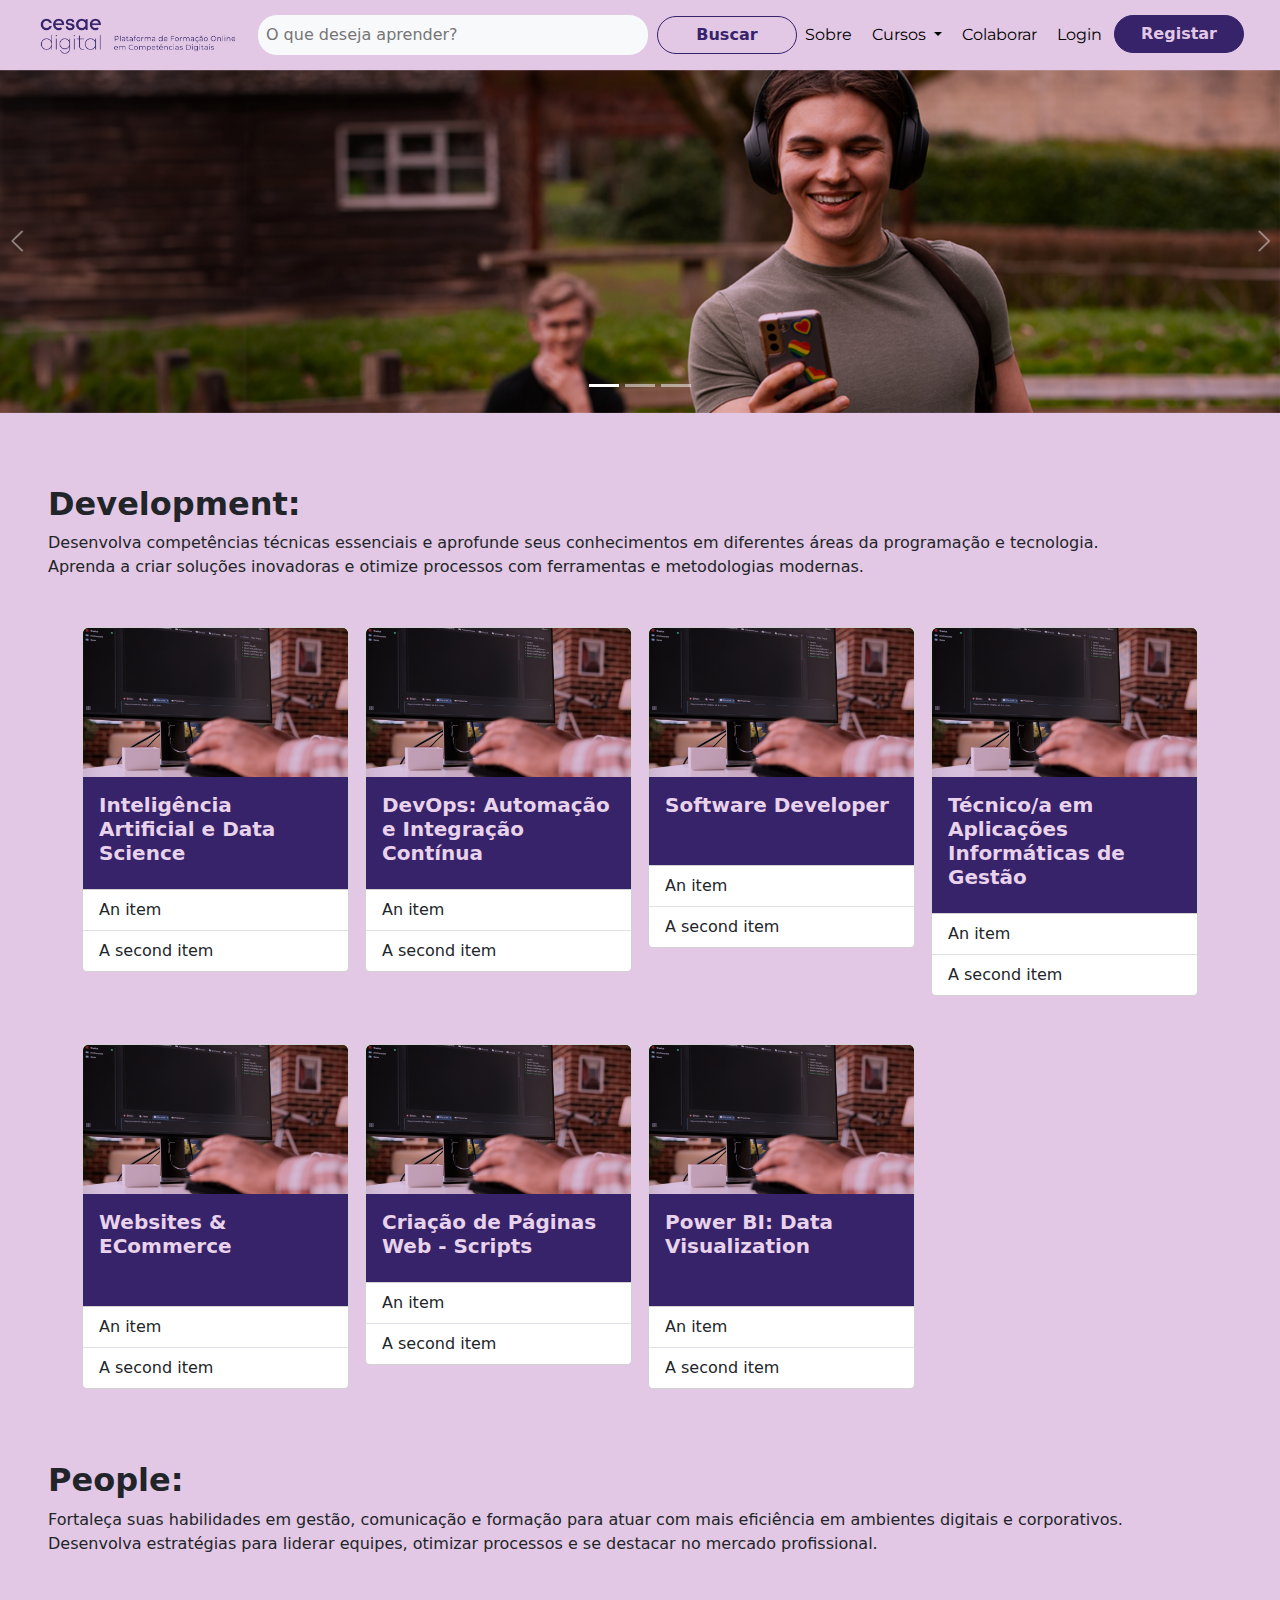
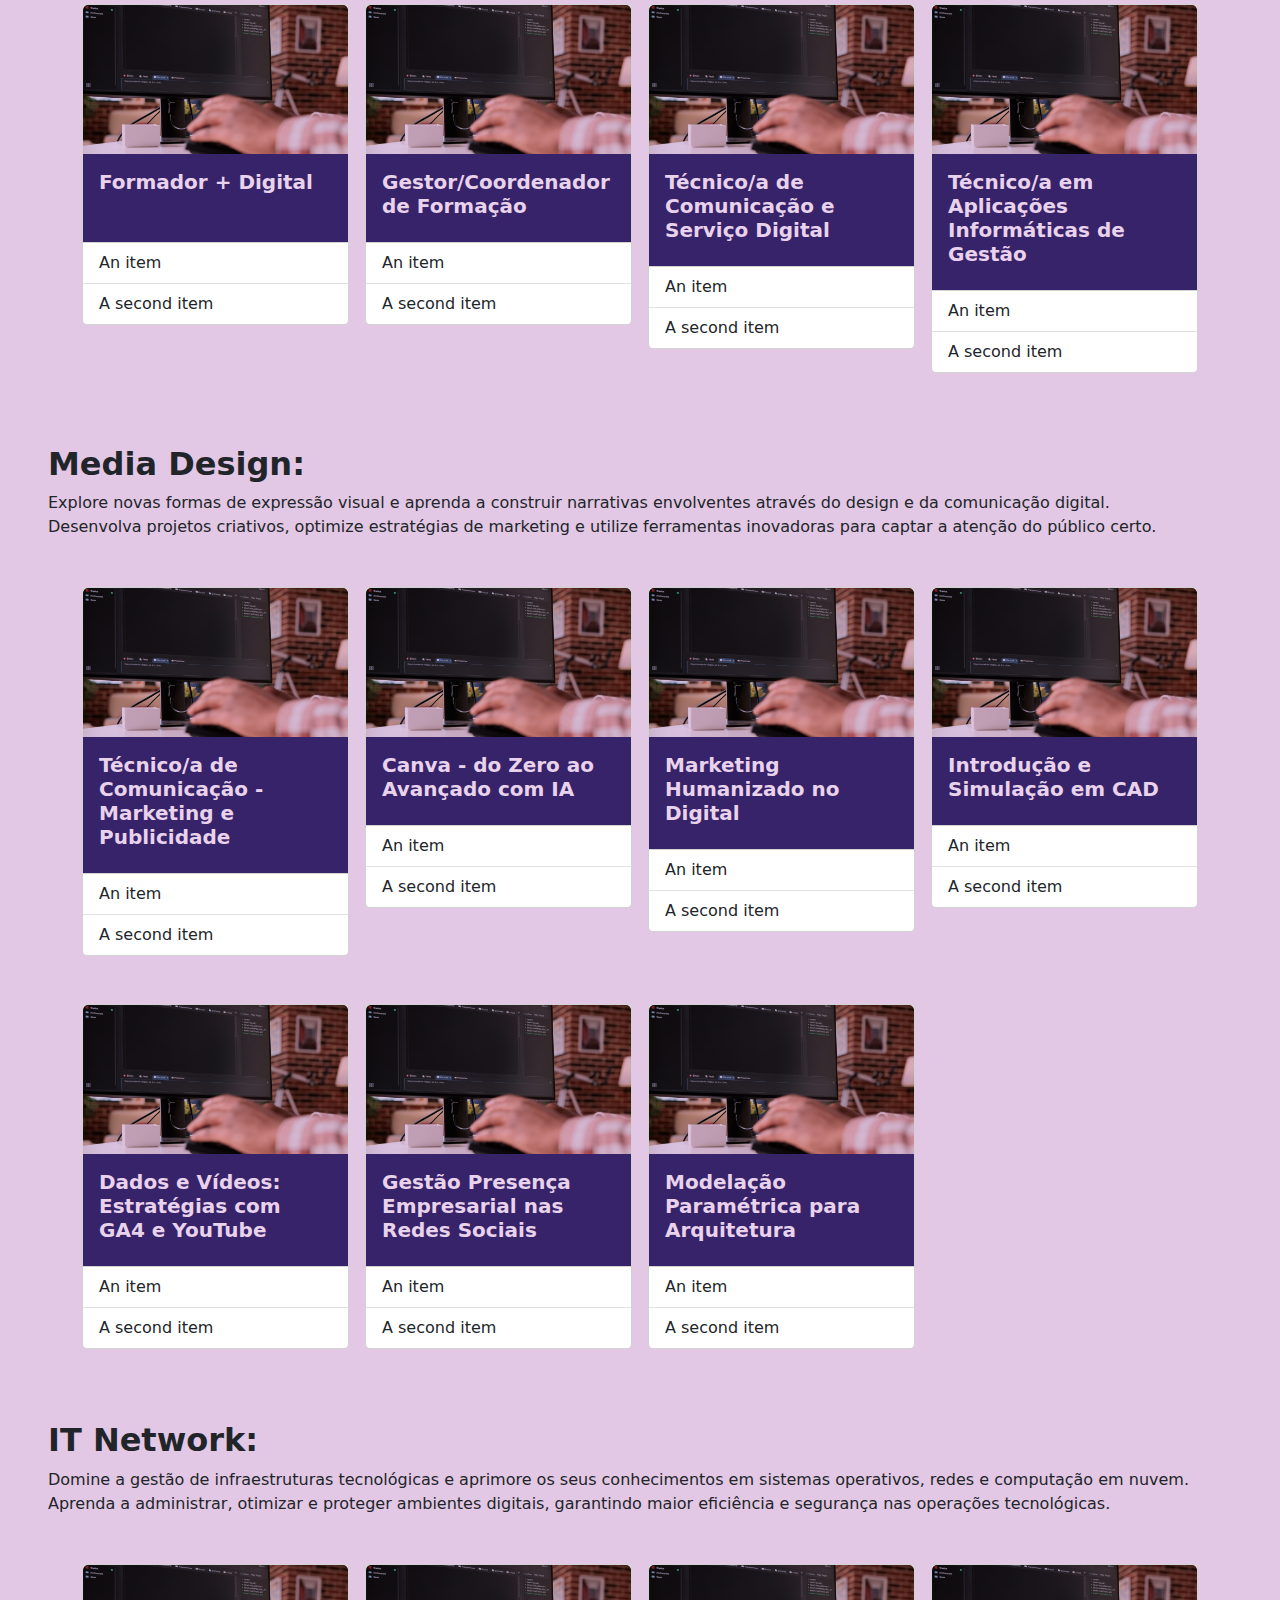
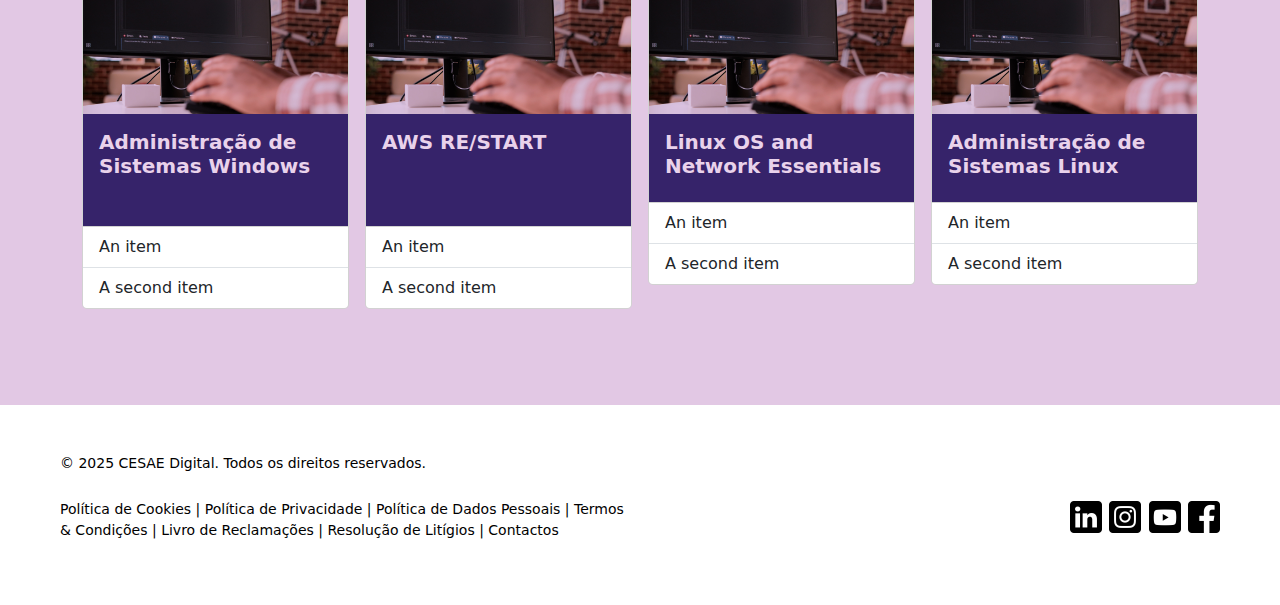
<file: cursos.html>
<!DOCTYPE html>
<html lang="pt">


<!-- HEAD -->

<head>

    <title>CESAE Digital Online Courses</title>
    <meta charset="UTF-8">
    <meta name="author" content="Thiago Oliveira, Pedro Bento, Ana Vale, Gonçalo Rio">

    <!-- CSS -->
    <link rel="stylesheet" href="styles.css">

    <!-- BOOTSTRAP -->
    <link href="https://cdn.jsdelivr.net/npm/bootstrap@5.3.3/dist/css/bootstrap.min.css" rel="stylesheet" integrity="sha384-QWTKZyjpPEjISv5WaRU9OFeRpok6YctnYmDr5pNlyT2bRjXh0JMhjY6hW+ALEwIH" crossorigin="anonymous">
    <script src="https://cdn.jsdelivr.net/npm/bootstrap@5.3.3/dist/js/bootstrap.bundle.min.js"></script>

    <!-- FONTS -->
    <link rel="preconnect" href="https://fonts.googleapis.com">
    <link rel="preconnect" href="https://fonts.gstatic.com" crossorigin>
    <link href="https://fonts.googleapis.com/css2?family=Montserrat:ital,wght@0,100..900;1,100..900&display=swap" rel="stylesheet">

    <!-- META TAG VIEWPORT (inserir para responsividade) -->
    <meta name="viewport" content="width=device-width, initial-scale=1.0">

</head>



<!-- BODY-->

<body>

    <!-- BARRA DE NAVEGAÇÃO-->

    <!-- 
    'navbar': barra de navegação 
    'navbar-expand-lg': expande a navbar em telas grandes (≥ 1024px) 
    'custom-navbar': classe personalizada para estilos adicionais
    'px-3 py-2': padding para telas pequenas
    'px-lg-5 py-lg-4': aumenta o padding para telas grandes (≥ 1024px)
    'd-flex': classe no Bootstrap usada p/ transformar o contêiner (ex: uma div) em um contêiner flexível que permite mais controle de alinhamento, distribuição e direção dos itens dentro dele, usando as propriedades do Flexbox.  
    -->
    <nav class="navbar navbar-expand-lg custom-navbar d-flex px-2 py-1 px-lg-4 py-lg-1">
        <div class="container-fluid">


            <!-- Logo responsivo -->  

            <!-- href="/" redireciona para a própria home -->
            <!-- img-fluid do Bootstrap garante que o logo se ajuste automaticamente ao tamanho da tela -->
            <!-- mais precisamente, classe img-fluid do Bootstrap aplica max-width: 100% e height: auto -->
            <a class="navbar-brand" href="/"> 
                <img src="resources/logo_alternativo.png" alt="Logo CESAE Digital" class="img-fluid logo">
            </a>

            <button class="navbar-toggler" type="button" data-bs-toggle="collapse" data-bs-target="#navbarNavDropdown" aria-controls="navbarNavDropdown" aria-expanded="false" aria-label="Toggle navigation">
                <span class="navbar-toggler-icon"></span>
            </button>


            <!-- Search bar -->
            <form class="form-inline my-2 my-lg-0">
                <input class="form-control-search mr-sm-2 search-type" type="search" placeholder="O que deseja aprender?" aria-label="Buscar">
                <button class="btn btn-outline-success my-2 my-sm-0 btn-search" type="submit">Buscar</button>
            </form>


            <!-- Links da barra de navegação -->
            <div class="collapse navbar-collapse" id="navbarNavDropdown">


                <!--
                ms-auto → é uma classe utilitária do Bootstrap que aplica uma margem automática à esquerda de um elemento.
                gap → Define um pequeno espaçamento padrão entre os itens.
                -->
                <ul class="navbar-nav gap-1 gap-md-1 gap-lg-1 ms-auto">

                    <!-- Link de sobre -->
                    <li class="nav-item">
                        <a class="nav-link" href="sobre.html">Sobre</a>
                    </li>

                    <!-- Dropdown de áreas -->
                    <li class="nav-item dropdown">
                        <a class="nav-link dropdown-toggle" href="cursos.html" role="button" data-bs-toggle="dropdown" aria-expanded="false" onclick="window.location.href='cursos.html'">
                            Cursos
                        </a>
                        <ul class="dropdown-menu">
                            <li><a class="dropdown-item" href="delopment.html">&nbsp;&nbsp;&nbsp;Development&nbsp;&nbsp;&nbsp;</a></li>
                            <li><a class="dropdown-item" href="itnetwork.html">&nbsp;&nbsp;&nbsp;IT Network&nbsp;&nbsp;&nbsp;</a></li>
                            <li><a class="dropdown-item" href="mediadesign.html">&nbsp;&nbsp;&nbsp;Media Design&nbsp;&nbsp;&nbsp;</a></li>
                            <li><a class="dropdown-item" href="people.html">&nbsp;&nbsp;&nbsp;People&nbsp;&nbsp;&nbsp;</a></li>
                        </ul>
                    </li>

                    <!-- Link de Colaborar -->
                    <li class="nav-item">
                        <a class="nav-link" href="colaborar.html">Colaborar</a>
                    </li>


                    <!-- Link de Login -->
                    <li class="nav-item">
                        <a class="nav-link" href="login.html">Login</a>
                    </li>



                    <!-- Botão de Registo -->

                    <!--
                    - O botão vira um link em telas menores (para não ficar esquisito).
                    - Para isso usamos d-none e d-lg-none.
                    - d-none e d-lg-none são classes do Bootstrap usadas para controlar a visibilidade de elementos com base no tamanho da tela.

                    - d-none: oculta o elemento em todos os tamanhos de tela.
                    - d-lg-block: Faz o elemento reaparecer como um bloco (display: block;) em telas grandes (lg) ou maiores (≥992px).
                    -->

                    <li class="nav-item d-none d-lg-block">
                        <a class="btn btn-outline-primary my-2 my-sm-0 btn-register" href="registar.html">Registar</a>
                    </li>


                    <!-- Link de Registo (para telas pequenas) -->
                    <li class="nav-item d-lg-none">
                        <a class="nav-link" href="registar.html">Registar</a>
                    </li>

                </ul> 


            </div>
        </div>
    </nav>


     <!-- CAROUSEL -->
    
    <!-- data-bs-interval="3000" dita o intervalo de tempo que o carousel leva para mudar para o próximo slide -->
    <!-- "mb-5" na class aplica uma "margin bottom" ao final do carousel -->
    <div id="carouselExampleFade" class="carousel slide carousel-fade mb-5 mb-md-5" data-bs-ride="carousel" data-bs-interval="3000">

        <!-- Carousel Indicators -->
        <div class="carousel-indicators">
            <button type="button" data-bs-target="#carouselExampleFade" data-bs-slide-to="0" class="active" aria-current="true" aria-label="Slide 1"></button>
            <button type="button" data-bs-target="#carouselExampleFade" data-bs-slide-to="1" aria-label="Slide 2"></button>
            <button type="button" data-bs-target="#carouselExampleFade" data-bs-slide-to="2" aria-label="Slide 3"></button>
        </div>
    
        <div class="carousel-inner">
            

            <!-- Image 1 -->
            <div class="carousel-item active">
                <img src="assets/carousel_1.jpg" class="d-block w-100" alt="">
            </div>

            <!-- Image 2 -->
            <div class="carousel-item">
                <img src="assets/carousel_2.jpg" class="d-block w-100" alt="">
            </div>

        </div>

        <!-- Carousel buttons -->
        <button class="carousel-control-prev" type="button" data-bs-target="#carouselExampleFade" data-bs-slide="prev">
            <span class="carousel-control-prev-icon" aria-hidden="true"></span>
            <span class="visually-hidden">Previous</span>
        </button>
        <button class="carousel-control-next" type="button" data-bs-target="#carouselExampleFade" data-bs-slide="next">
            <span class="carousel-control-next-icon" aria-hidden="true"></span>
            <span class="visually-hidden">Next</span>
        </button>

    </div>



    <!-- INÍCIO DO CONTEÚDO DA PÁGINA COM MARGENS -->

<!--
    Esta div envolve o conteúdo principal e aplica margens responsivas nas laterais:
    - mx-3: Aplica uma margem horizontal de 16px (valor padrão do Bootstrap) em todos os tamanhos de tela.
    - mx-md-4: Aplica uma margem horizontal de 24px (valor padrão do Bootstrap) em telas médias (largura mínima de 768px) e maiores.
    - m significa "margin" (margem).
    - x significa "eixo X" ou "horizontal" (esquerda e direita).
    - md = médio, sm = small, lg = large.
-->

<div class="content-wrapper mx-4 mx-md-5">  


    <!-- Cards Carousel 01 - Development -->
    <!-- (Kitchen sink typed cards sem slides, 4 cards por fileira) -->
  
    <br>
    <h2 class="fs-2 fs-md-2 fs-lg-1 mb-3 mb-md-2"><b>Development:</b></h2>
    <p class="fs-6 fs-md-5 mb-1 mb-md-0">
        Desenvolva competências técnicas essenciais e aprofunde seus conhecimentos em diferentes áreas da programação e tecnologia.</p>
    <p class="fs-6 fs-md-5 mb-5 mb-md-5">
        Aprenda a criar soluções inovadoras e otimize processos com ferramentas e metodologias modernas.</p>
    

    <!-- Cards Section -->
    <div class="container my-5">
        <div class="row row-cols-1 row-cols-md-4 gx-3 gy-5">

            <!-- Card 1 - Inteligência Artificial e Data Science -->
            <div class="col">
                <div class="card">
                    <img src="assets/card_back_end.jpg" class="card-img-top" alt="Image description">
                    <div class="card-body">
                        <h5 class="card-title">Inteligência Artificial e Data Science</h5>
                    </div>
                    <ul class="list-group list-group-flush">
                        <li class="list-group-item">An item</li>
                        <li class="list-group-item">A second item</li>
                    </ul>
                </div>
            </div>

            <!-- Card 2 - DevOps: Automação e Integração Contínua -->
            <div class="col">
                <div class="card">
                    <img src="assets/card_back_end.jpg" class="card-img-top" alt="Image description">
                    <div class="card-body">
                        <h5 class="card-title">DevOps: Automação e Integração Contínua</h5>
                    </div>
                    <ul class="list-group list-group-flush">
                        <li class="list-group-item">An item</li>
                        <li class="list-group-item">A second item</li>
                    </ul>
                </div>
            </div>

            <!-- Card 3 - Software Developer-->
            <div class="col">
                <div class="card">
                    <img src="assets/card_back_end.jpg" class="card-img-top" alt="Image description">
                    <div class="card-body">
                        <h5 class="card-title">Software Developer &nbsp;&nbsp;&nbsp;&nbsp;&nbsp;&nbsp;&nbsp;&nbsp;&nbsp;&nbsp;&nbsp;&nbsp;&nbsp;&nbsp;&nbsp;&nbsp;&nbsp;&nbsp;&nbsp;&nbsp;&nbsp;&nbsp;&nbsp;&nbsp;&nbsp;&nbsp;&nbsp;</h5>
                    </div>
                    <ul class="list-group list-group-flush">
                        <li class="list-group-item">An item</li>
                        <li class="list-group-item">A second item</li>
                    </ul>
                </div>
            </div>

            <!-- Card 4 - Técnico/a Especialista em Aplicações Informáticas de Gestão -->
            <div class="col">
                <div class="card">
                    <img src="assets/card_back_end.jpg" class="card-img-top" alt="Image description">
                    <div class="card-body">
                        <h5 class="card-title">Técnico/a em Aplicações Informáticas de Gestão</h5>
                    </div>
                    <ul class="list-group list-group-flush">
                        <li class="list-group-item">An item</li>
                        <li class="list-group-item">A second item</li>
                    </ul>
                </div>
            </div>

            <!-- Card 5 - Websites & ECommerce -->
            <div class="col">
                <div class="card">
                    <img src="assets/card_back_end.jpg" class="card-img-top" alt="Image description">
                    <div class="card-body">
                        <h5 class="card-title">Websites & ECommerce  &nbsp;&nbsp;&nbsp;&nbsp;&nbsp;&nbsp;&nbsp;&nbsp;&nbsp;&nbsp;&nbsp;&nbsp;&nbsp;&nbsp;&nbsp;&nbsp;&nbsp;&nbsp;&nbsp;&nbsp;&nbsp;&nbsp;&nbsp;&nbsp;&nbsp;&nbsp;&nbsp;</h5>
                    </div>
                    <ul class="list-group list-group-flush">
                        <li class="list-group-item">An item</li>
                        <li class="list-group-item">A second item</li>
                    </ul>
                </div>
            </div>

            <!-- Card 6 - Criação páginas web - Scripts-->
            <div class="col">
                <div class="card">
                    <img src="assets/card_back_end.jpg" class="card-img-top" alt="Image description">
                    <div class="card-body">
                        <h5 class="card-title">Criação de Páginas Web - Scripts</h5>
                    </div>
                    <ul class="list-group list-group-flush">
                        <li class="list-group-item">An item</li>
                        <li class="list-group-item">A second item</li>
                    </ul>
                </div>
            </div>

            <!-- Card 7 - Power BI: Data Visualization-->
            <div class="col">
                <div class="card">
                    <img src="assets/card_back_end.jpg" class="card-img-top" alt="Image description">
                    <div class="card-body">
                        <h5 class="card-title">Power BI: Data Visualization &nbsp;&nbsp;&nbsp;&nbsp;&nbsp;&nbsp;&nbsp;&nbsp;&nbsp;&nbsp;&nbsp;&nbsp;&nbsp;&nbsp;&nbsp;&nbsp;&nbsp;&nbsp;&nbsp;&nbsp;&nbsp;&nbsp;&nbsp;&nbsp;&nbsp;&nbsp;&nbsp;</h5>
                    </div>
                    <ul class="list-group list-group-flush">
                        <li class="list-group-item">An item</li>
                        <li class="list-group-item">A second item</li>
                    </ul>
                </div>
            </div>


        </div>
    </div>


 <!-- Cards Carousel 02 - People -->
    <!-- (Kitchen sink typed cards sem slides, 4 cards por fileira) -->
  
    <br>
    <h2 class="fs-2 fs-md-2 fs-lg-1 mb-3 mb-md-2"><b>People:</b></h2>
    <p class="fs-6 fs-md-5 mb-1 mb-md-0">
        Fortaleça suas habilidades em gestão, comunicação e formação para atuar com mais eficiência em ambientes digitais e corporativos.</p>
    <p class="fs-6 fs-md-5 mb-5 mb-md-5">
        Desenvolva estratégias para liderar equipes, otimizar processos e se destacar no mercado profissional.</p>
    

    <!-- Cards Section -->
    <div class="container my-5">
        <div class="row row-cols-1 row-cols-md-4 gx-3 gy-5">

            <!-- Card 1 - Formador + Digital -->
            <div class="col">
                <div class="card">
                    <img src="assets/card_back_end.jpg" class="card-img-top" alt="Image description">
                    <div class="card-body">
                        <h5 class="card-title">Formador + Digital &nbsp;&nbsp;&nbsp;&nbsp;&nbsp;&nbsp;&nbsp;&nbsp;&nbsp;&nbsp;&nbsp;&nbsp;&nbsp;&nbsp;&nbsp;&nbsp;&nbsp;&nbsp;&nbsp;&nbsp;&nbsp;&nbsp;&nbsp;&nbsp;&nbsp;&nbsp;&nbsp;</h5>
                    </div>
                    <ul class="list-group list-group-flush">
                        <li class="list-group-item">An item</li>
                        <li class="list-group-item">A second item</li>
                    </ul>
                </div>
            </div>

            <!-- Card 2 - Gestor/Coordenador de Formação -->
            <div class="col">
                <div class="card">
                    <img src="assets/card_back_end.jpg" class="card-img-top" alt="Image description">
                    <div class="card-body">
                        <h5 class="card-title">Gestor/Coordenador de Formação</h5>
                    </div>
                    <ul class="list-group list-group-flush">
                        <li class="list-group-item">An item</li>
                        <li class="list-group-item">A second item</li>
                    </ul>
                </div>
            </div>

            <!-- Card 3 - Técnico/a Comunicação e Serviço Digital -->
            <div class="col">
                <div class="card">
                    <img src="assets/card_back_end.jpg" class="card-img-top" alt="Image description">
                    <div class="card-body">
                        <h5 class="card-title">Técnico/a de Comunicação e Serviço Digital</h5>
                    </div>
                    <ul class="list-group list-group-flush">
                        <li class="list-group-item">An item</li>
                        <li class="list-group-item">A second item</li>
                    </ul>
                </div>
            </div>

            <!-- Card 4 - Técnico/a Especialista em Aplicações Informáticas de Gestão -->
            <div class="col">
                <div class="card">
                    <img src="assets/card_back_end.jpg" class="card-img-top" alt="Image description">
                    <div class="card-body">
                        <h5 class="card-title">Técnico/a em Aplicações Informáticas de Gestão</h5>
                    </div>
                    <ul class="list-group list-group-flush">
                        <li class="list-group-item">An item</li>
                        <li class="list-group-item">A second item</li>
                    </ul>
                </div>
            </div>


        </div>
    </div>



    <!-- Cards Carousel 03 - Media Design -->
    <!-- (Kitchen sink typed cards sem slides, 4 cards por fileira) -->
  
    <br>
    <h2 class="fs-2 fs-md-2 fs-lg-1 mb-3 mb-md-2"><b>Media Design:</b></h2>
    <p class="fs-6 fs-md-5 mb-1 mb-md-0">  
        Explore novas formas de expressão visual e aprenda a construir narrativas envolventes através do design e da comunicação digital.</p>  
    <p class="fs-6 fs-md-5 mb-5 mb-md-5">  
        Desenvolva projetos criativos, optimize estratégias de marketing e utilize ferramentas inovadoras para captar a atenção do público certo.</p> 

    <!-- Cards Section -->
    <div class="container my-5">
        <div class="row row-cols-1 row-cols-md-4 gx-3 gy-5">

            <!-- Card 1 - Técnico/a de Comunicação - Marketing, Relações Públicas e Publicidade -->
            <div class="col">
                <div class="card">
                    <img src="assets/card_back_end.jpg" class="card-img-top" alt="Image description">
                    <div class="card-body">
                        <h5 class="card-title">Técnico/a de Comunicação - Marketing e Publicidade</h5>
                    </div>
                    <ul class="list-group list-group-flush">
                        <li class="list-group-item">An item</li>
                        <li class="list-group-item">A second item</li>
                    </ul>
                </div>
            </div>

            <!-- Card 2 - Canva do Zero ao Avançado com IA -->
            <div class="col">
                <div class="card">
                    <img src="assets/card_back_end.jpg" class="card-img-top" alt="Image description">
                    <div class="card-body">
                        <h5 class="card-title">Canva - do Zero ao Avançado com IA</h5>
                    </div>
                    <ul class="list-group list-group-flush">
                        <li class="list-group-item">An item</li>
                        <li class="list-group-item">A second item</li>
                    </ul>
                </div>
            </div>

            <!-- Card 3 - Marketing Humanizado no Digital -->
            <div class="col">
                <div class="card">
                    <img src="assets/card_back_end.jpg" class="card-img-top" alt="Image description">
                    <div class="card-body">
                        <h5 class="card-title">Marketing Humanizado no Digital</h5>
                    </div>
                    <ul class="list-group list-group-flush">
                        <li class="list-group-item">An item</li>
                        <li class="list-group-item">A second item</li>
                    </ul>
                </div>
            </div>

            <!-- Card 4 - Introdução e simulação em CAD -->
            <div class="col">
                <div class="card">
                    <img src="assets/card_back_end.jpg" class="card-img-top" alt="Image description">
                    <div class="card-body">
                        <h5 class="card-title">Introdução e Simulação em CAD</h5>
                    </div>
                    <ul class="list-group list-group-flush">
                        <li class="list-group-item">An item</li>
                        <li class="list-group-item">A second item</li>
                    </ul>
                </div>
            </div>

            <!-- Card 5 - Dados e Vídeos: Estratégias com GA4 e YouTube -->
            <div class="col">
                <div class="card">
                    <img src="assets/card_back_end.jpg" class="card-img-top" alt="Image description">
                    <div class="card-body">
                        <h5 class="card-title">Dados e Vídeos: Estratégias com GA4 e YouTube</h5>
                    </div>
                    <ul class="list-group list-group-flush">
                        <li class="list-group-item">An item</li>
                        <li class="list-group-item">A second item</li>
                    </ul>
                </div>
            </div>

            <!-- Card 6 - Gestão da presença Empresarial nas Redes Sociais -->
            <div class="col">
                <div class="card">
                    <img src="assets/card_back_end.jpg" class="card-img-top" alt="Image description">
                    <div class="card-body">
                        <h5 class="card-title">Gestão Presença Empresarial nas Redes Sociais</h5>
                    </div>
                    <ul class="list-group list-group-flush">
                        <li class="list-group-item">An item</li>
                        <li class="list-group-item">A second item</li>
                    </ul>
                </div>
            </div>

            <!-- Card 7 - Modelação Paramétrica para Arquitetura -->
            <div class="col">
                <div class="card">
                    <img src="assets/card_back_end.jpg" class="card-img-top" alt="Image description">
                    <div class="card-body">
                        <h5 class="card-title">Modelação Paramétrica para Arquitetura</h5>
                    </div>
                    <ul class="list-group list-group-flush">
                        <li class="list-group-item">An item</li>
                        <li class="list-group-item">A second item</li>
                    </ul>
                </div>
            </div>


        </div>
    </div>



    <!-- Cards Carousel 04 - IT Network -->
    <!-- (Kitchen sink typed cards sem slides, 4 cards por fileira) -->
  
    <br>
    <h2 class="fs-2 fs-md-2 fs-lg-1 mb-3 mb-md-2"><b>IT Network:</b></h2>
    <p class="fs-6 fs-md-5 mb-1 mb-md-0">  
        Domine a gestão de infraestruturas tecnológicas e aprimore os seus conhecimentos em sistemas operativos, redes e computação em nuvem.</p>  
    <p class="fs-6 fs-md-5 mb-5 mb-md-5">  
        Aprenda a administrar, otimizar e proteger ambientes digitais, garantindo maior eficiência e segurança nas operações tecnológicas.</p>  

    <!-- Cards Section -->
    <div class="container my-5">
        <div class="row row-cols-1 row-cols-md-4 gx-3 gy-5">

            <!-- Card 1 - Administração de Sistemas Windows -->
            <div class="col">
                <div class="card">
                    <img src="assets/card_back_end.jpg" class="card-img-top" alt="Image description">
                    <div class="card-body">
                        <h5 class="card-title">Administração de Sistemas Windows &nbsp;&nbsp;&nbsp;&nbsp;&nbsp;&nbsp;&nbsp;&nbsp;&nbsp;&nbsp;&nbsp;&nbsp;&nbsp;&nbsp;&nbsp;&nbsp;&nbsp;&nbsp;&nbsp;&nbsp;&nbsp;&nbsp;&nbsp;&nbsp;&nbsp;&nbsp;&nbsp;</h5>
                    </div>
                    <ul class="list-group list-group-flush">
                        <li class="list-group-item">An item</li>
                        <li class="list-group-item">A second item</li>
                    </ul>
                </div>
            </div>

            <!-- Card 2 - AWS RE/START - Cloud Computing and Network Administration -->
            <div class="col">
                <div class="card">
                    <img src="assets/card_back_end.jpg" class="card-img-top" alt="Image description">
                    <div class="card-body">
                        <h5 class="card-title">AWS RE/START &nbsp;&nbsp;&nbsp;&nbsp;&nbsp;&nbsp;&nbsp;&nbsp;&nbsp;&nbsp;&nbsp;&nbsp;&nbsp;&nbsp;&nbsp;&nbsp;&nbsp;&nbsp;&nbsp;&nbsp;&nbsp;&nbsp;&nbsp;&nbsp;&nbsp;&nbsp;&nbsp;&nbsp;&nbsp;&nbsp;&nbsp;&nbsp;&nbsp;&nbsp;&nbsp;&nbsp;&nbsp;</h5>
                    </div>
                    <ul class="list-group list-group-flush">
                        <li class="list-group-item">An item</li>
                        <li class="list-group-item">A second item</li>
                    </ul>
                </div>
            </div>

            <!-- Card 3 - Linux OS and Network Essentials -->
            <div class="col">
                <div class="card">
                    <img src="assets/card_back_end.jpg" class="card-img-top" alt="Image description">
                    <div class="card-body">
                        <h5 class="card-title">Linux OS and Network Essentials</h5>
                    </div>
                    <ul class="list-group list-group-flush">
                        <li class="list-group-item">An item</li>
                        <li class="list-group-item">A second item</li>
                    </ul>
                </div>
            </div>

            <!-- Card 4 - Administração de Sistemas Linux -->
            <div class="col">
                <div class="card">
                    <img src="assets/card_back_end.jpg" class="card-img-top" alt="Image description">
                    <div class="card-body">
                        <h5 class="card-title">Administração de Sistemas Linux</h5>
                    </div>
                    <ul class="list-group list-group-flush">
                        <li class="list-group-item">An item</li>
                        <li class="list-group-item">A second item</li>
                    </ul>
                </div>
            </div>


        </div>
    </div>
    <br><br>




</div> <!-- FIM DO CONTEÚDO DA PÁGINA COM MARGEM APLICADA -->




<!-- FOOTER -->

<footer class="footer text-center py-5 px-5">
    <!-- 
    py → padding do eixo y (padding vertical) do footer todo.
    py-5 → py-5 aplica um padding vertical de 3rem (3rem = 48 pixels).
    
    py-0 -> 0rem (0px)
    py-1 -> 0.25rem (4px)
    py-2 -> 0.5rem (8px)
    py-3 -> 1rem (16px)
    py-4 -> 1.5rem (24px)
    py-5 -> 3rem (48px)
    -->
    
        <div class="container-fluid"> <!-- container-fluid faz ocupar toda a largura (width) da tela. -->
            <div class="row">
    
    
                <div class="col-md-6 text-center text-md-start">
                    <p class="mb-0 footer-text">© 2025 CESAE Digital. Todos os direitos reservados.</p>
                    <br>
                    <p class="mt-1 footer-links">
                        <a href="https://www.cesaedigital.pt/fldrSite/pages/cookies.aspx" class="footer-link">Política de Cookies</a> | 
                        <a href="https://www.cesaedigital.pt/fldrSite/pages/privacyPolicy.aspx" class="footer-link">Política de Privacidade</a> | 
                        <a href="https://www.cesaedigital.pt/fldrSite/pages/personalDataPolicy.aspx" class="footer-link">Política de Dados Pessoais</a> | 
                        <a href="https://www.cesaedigital.pt/fldrSite/pages/termsAndConditions.aspx" class="footer-link">Termos & Condições</a> | 
                        <a href="https://www.livroreclamacoes.pt/Inicio/" class="footer-link">Livro de Reclamações</a> | 
                        <a href="https://www.cniacc.pt/pt/" class="footer-link">Resolução de Litígios</a> | 
                        <a href="#" class="footer-link">Contactos</a>
                    </p>
                </div>
    
    
    
                 <!-- 
                text-center: alinha o texto ao centro em telas menores.
                text-md-start: Alinha o texto à esquerda (início) em telas médias ou maiores
                -->
    
                <!-- Ícones de redes sociais -->
                <div class="col-md-6 text-center text-md-end mt-4 mt-md-5">
                    <!-- Linkedin -->
                    <a href="https://www.linkedin.com/school/cesae-digital/posts/?feedView=all"><img src="assets/icon_linkedin.png" class="social-icon" alt="LinkedIn"></a>
                    <!-- Instagram -->
                    <a href="https://www.instagram.com/cesae.digital/"><img src="assets/icon_instagram.png" class="social-icon" alt="Instagram"></a>
                    <!-- Youtube -->
                    <a href="https://www.youtube.com/@cesaedigital"><img src="assets/icon_youtube.png" class="social-icon" alt="YouTube"></a>
                    <!-- Facebook -->
                    <a href="https://www.facebook.com/CesaeDigital"><img src="assets/icon_facebook.png" class="social-icon" alt="Facebook"></a>
                </div>
    
    
            </div>
        </div>
        
    </footer>
    
    </body>
</file>
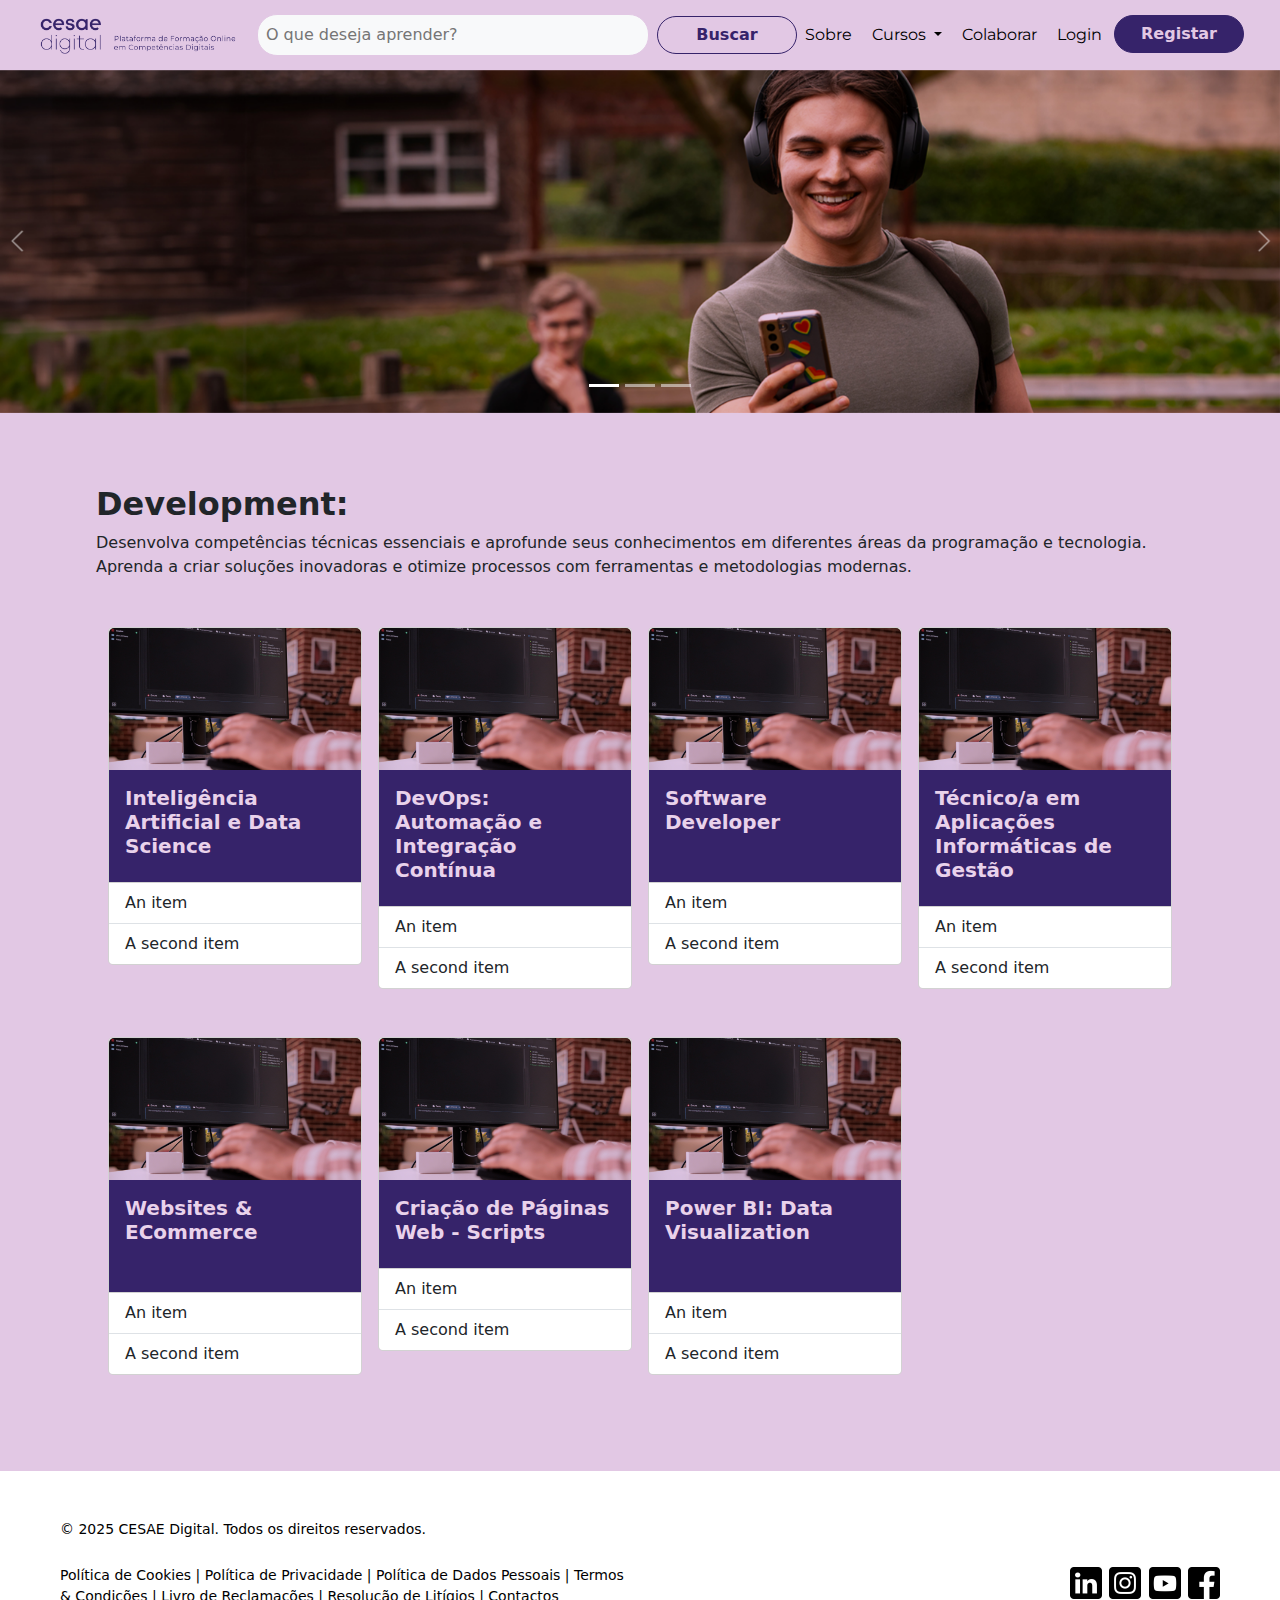
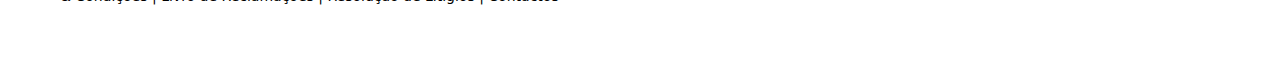
<file: development.html>
<!DOCTYPE html>
<html lang="pt">


<!-- HEAD -->

<head>

    <title>CESAE Digital Online Courses</title>
    <meta charset="UTF-8">
    <meta name="author" content="Thiago Oliveira, Pedro Bento, Ana Vale, Gonçalo Rio">

    <!-- CSS -->
    <link rel="stylesheet" href="styles.css">

    <!-- BOOTSTRAP -->
    <link href="https://cdn.jsdelivr.net/npm/bootstrap@5.3.3/dist/css/bootstrap.min.css" rel="stylesheet" integrity="sha384-QWTKZyjpPEjISv5WaRU9OFeRpok6YctnYmDr5pNlyT2bRjXh0JMhjY6hW+ALEwIH" crossorigin="anonymous">
    <script src="https://cdn.jsdelivr.net/npm/bootstrap@5.3.3/dist/js/bootstrap.bundle.min.js"></script>

    <!-- FONTS -->
    <link rel="preconnect" href="https://fonts.googleapis.com">
    <link rel="preconnect" href="https://fonts.gstatic.com" crossorigin>
    <link href="https://fonts.googleapis.com/css2?family=Montserrat:ital,wght@0,100..900;1,100..900&display=swap" rel="stylesheet">

    <!-- META TAG VIEWPORT (inserir para responsividade) -->
    <meta name="viewport" content="width=device-width, initial-scale=1.0">

</head>



<!-- BODY-->

<body>

    <!-- BARRA DE NAVEGAÇÃO-->

    <!-- 
    'navbar': barra de navegação 
    'navbar-expand-lg': expande a navbar em telas grandes (≥ 1024px) 
    'custom-navbar': classe personalizada para estilos adicionais
    'px-3 py-2': padding para telas pequenas
    'px-lg-5 py-lg-4': aumenta o padding para telas grandes (≥ 1024px)
    'd-flex': classe no Bootstrap usada p/ transformar o contêiner (ex: uma div) em um contêiner flexível que permite mais controle de alinhamento, distribuição e direção dos itens dentro dele, usando as propriedades do Flexbox.  
    -->
    <nav class="navbar navbar-expand-lg custom-navbar d-flex px-2 py-1 px-lg-4 py-lg-1">
        <div class="container-fluid">


            <!-- Logo responsivo -->  

            <!-- href="/" redireciona para a própria home -->
            <!-- img-fluid do Bootstrap garante que o logo se ajuste automaticamente ao tamanho da tela -->
            <!-- mais precisamente, classe img-fluid do Bootstrap aplica max-width: 100% e height: auto -->
            <a class="navbar-brand" href="/"> 
                <img src="resources/logo_alternativo.png" alt="Logo CESAE Digital" class="img-fluid logo">
            </a>

            <button class="navbar-toggler" type="button" data-bs-toggle="collapse" data-bs-target="#navbarNavDropdown" aria-controls="navbarNavDropdown" aria-expanded="false" aria-label="Toggle navigation">
                <span class="navbar-toggler-icon"></span>
            </button>


            <!-- Search bar -->
            <form class="form-inline my-2 my-lg-0">
                <input class="form-control-search mr-sm-2 search-type" type="search" placeholder="O que deseja aprender?" aria-label="Buscar">
                <button class="btn btn-outline-success my-2 my-sm-0 btn-search" type="submit">Buscar</button>
            </form>


            <!-- Links da barra de navegação -->
            <div class="collapse navbar-collapse" id="navbarNavDropdown">


                <!--
                ms-auto → é uma classe utilitária do Bootstrap que aplica uma margem automática à esquerda de um elemento.
                gap → Define um pequeno espaçamento padrão entre os itens.
                -->
                <ul class="navbar-nav gap-1 gap-md-1 gap-lg-1 ms-auto">

                    <!-- Link de sobre -->
                    <li class="nav-item">
                        <a class="nav-link" href="sobre.html">Sobre</a>
                    </li>

                    <!-- Dropdown de áreas -->
                    <li class="nav-item dropdown">
                        <a class="nav-link dropdown-toggle" href="cursos.html" role="button" data-bs-toggle="dropdown" aria-expanded="false" onclick="window.location.href='cursos.html'">
                            Cursos
                        </a>
                        <ul class="dropdown-menu">
                            <li><a class="dropdown-item" href="delopment.html">&nbsp;&nbsp;&nbsp;Development&nbsp;&nbsp;&nbsp;</a></li>
                            <li><a class="dropdown-item" href="itnetwork.html">&nbsp;&nbsp;&nbsp;IT Network&nbsp;&nbsp;&nbsp;</a></li>
                            <li><a class="dropdown-item" href="mediadesign.html">&nbsp;&nbsp;&nbsp;Media Design&nbsp;&nbsp;&nbsp;</a></li>
                            <li><a class="dropdown-item" href="people.html">&nbsp;&nbsp;&nbsp;People&nbsp;&nbsp;&nbsp;</a></li>
                        </ul>
                    </li>

                    <!-- Link de Colaborar -->
                    <li class="nav-item">
                        <a class="nav-link" href="colaborar.html">Colaborar</a>
                    </li>


                    <!-- Link de Login -->
                    <li class="nav-item">
                        <a class="nav-link" href="login.html">Login</a>
                    </li>



                    <!-- Botão de Registo -->

                    <!--
                    - O botão vira um link em telas menores (para não ficar esquisito).
                    - Para isso usamos d-none e d-lg-none.
                    - d-none e d-lg-none são classes do Bootstrap usadas para controlar a visibilidade de elementos com base no tamanho da tela.

                    - d-none: oculta o elemento em todos os tamanhos de tela.
                    - d-lg-block: Faz o elemento reaparecer como um bloco (display: block;) em telas grandes (lg) ou maiores (≥992px).
                    -->

                    <li class="nav-item d-none d-lg-block">
                        <a class="btn btn-outline-primary my-2 my-sm-0 btn-register" href="registar.html">Registar</a>
                    </li>


                    <!-- Link de Registo (para telas pequenas) -->
                    <li class="nav-item d-lg-none">
                        <a class="nav-link" href="registar.html">Registar</a>
                    </li>

                </ul> 


            </div>
        </div>
    </nav>


     <!-- CAROUSEL -->
    
    <!-- data-bs-interval="3000" dita o intervalo de tempo que o carousel leva para mudar para o próximo slide -->
    <!-- "mb-5" na class aplica uma "margin bottom" ao final do carousel -->
    <div id="carouselExampleFade" class="carousel slide carousel-fade mb-5 mb-md-5" data-bs-ride="carousel" data-bs-interval="3000">

        <!-- Carousel Indicators -->
        <div class="carousel-indicators">
            <button type="button" data-bs-target="#carouselExampleFade" data-bs-slide-to="0" class="active" aria-current="true" aria-label="Slide 1"></button>
            <button type="button" data-bs-target="#carouselExampleFade" data-bs-slide-to="1" aria-label="Slide 2"></button>
            <button type="button" data-bs-target="#carouselExampleFade" data-bs-slide-to="2" aria-label="Slide 3"></button>
        </div>
    
        <div class="carousel-inner">
            

            <!-- Image 1 -->
            <div class="carousel-item active">
                <img src="assets/carousel_1.jpg" class="d-block w-100" alt="">
            </div>

            <!-- Image 2 -->
            <div class="carousel-item">
                <img src="assets/carousel_2.jpg" class="d-block w-100" alt="">
            </div>

        </div>

        <!-- Carousel buttons -->
        <button class="carousel-control-prev" type="button" data-bs-target="#carouselExampleFade" data-bs-slide="prev">
            <span class="carousel-control-prev-icon" aria-hidden="true"></span>
            <span class="visually-hidden">Previous</span>
        </button>
        <button class="carousel-control-next" type="button" data-bs-target="#carouselExampleFade" data-bs-slide="next">
            <span class="carousel-control-next-icon" aria-hidden="true"></span>
            <span class="visually-hidden">Next</span>
        </button>

    </div>



    <!-- INÍCIO DO CONTEÚDO DA PÁGINA COM MARGENS -->

<!--
    Esta div envolve o conteúdo principal e aplica margens responsivas nas laterais:
    - mx-3: Aplica uma margem horizontal de 16px (valor padrão do Bootstrap) em todos os tamanhos de tela.
    - mx-md-4: Aplica uma margem horizontal de 24px (valor padrão do Bootstrap) em telas médias (largura mínima de 768px) e maiores.
    - m significa "margin" (margem).
    - x significa "eixo X" ou "horizontal" (esquerda e direita).
    - md = médio, sm = small, lg = large.
-->

<div class="content-wrapper mx-4 mx-md-5">  




    
    <div class="content-wrapper mx-4 mx-md-5">  


        <!-- Cards Carousel - Development -->
        <!-- (Kitchen sink typed cards sem slides, 4 cards por fileira) -->
      
        <br>
        <h2 class="fs-2 fs-md-2 fs-lg-1 mb-3 mb-md-2"><b>Development:</b></h2>
        <p class="fs-6 fs-md-5 mb-1 mb-md-0">
            Desenvolva competências técnicas essenciais e aprofunde seus conhecimentos em diferentes áreas da programação e tecnologia.</p>
        <p class="fs-6 fs-md-5 mb-5 mb-md-5">
            Aprenda a criar soluções inovadoras e otimize processos com ferramentas e metodologias modernas.</p>
        
    
        <!-- Cards Section -->
        <div class="container my-5">
            <div class="row row-cols-1 row-cols-md-4 gx-3 gy-5">
    
                <!-- Card 1 - Inteligência Artificial e Data Science -->
                <div class="col">
                    <div class="card">
                        <img src="assets/card_back_end.jpg" class="card-img-top" alt="Image description">
                        <div class="card-body">
                            <h5 class="card-title">Inteligência Artificial e Data Science</h5>
                        </div>
                        <ul class="list-group list-group-flush">
                            <li class="list-group-item">An item</li>
                            <li class="list-group-item">A second item</li>
                        </ul>
                    </div>
                </div>
    
                <!-- Card 2 - DevOps: Automação e Integração Contínua -->
                <div class="col">
                    <div class="card">
                        <img src="assets/card_back_end.jpg" class="card-img-top" alt="Image description">
                        <div class="card-body">
                            <h5 class="card-title">DevOps: Automação e Integração Contínua</h5>
                        </div>
                        <ul class="list-group list-group-flush">
                            <li class="list-group-item">An item</li>
                            <li class="list-group-item">A second item</li>
                        </ul>
                    </div>
                </div>
    
                <!-- Card 3 - Software Developer-->
                <div class="col">
                    <div class="card">
                        <img src="assets/card_back_end.jpg" class="card-img-top" alt="Image description">
                        <div class="card-body">
                            <h5 class="card-title">Software Developer &nbsp;&nbsp;&nbsp;&nbsp;&nbsp;&nbsp;&nbsp;&nbsp;&nbsp;&nbsp;&nbsp;&nbsp;&nbsp;&nbsp;&nbsp;&nbsp;&nbsp;&nbsp;&nbsp;&nbsp;&nbsp;&nbsp;&nbsp;&nbsp;&nbsp;&nbsp;&nbsp;</h5>
                        </div>
                        <ul class="list-group list-group-flush">
                            <li class="list-group-item">An item</li>
                            <li class="list-group-item">A second item</li>
                        </ul>
                    </div>
                </div>
    
                <!-- Card 4 - Técnico/a Especialista em Aplicações Informáticas de Gestão -->
                <div class="col">
                    <div class="card">
                        <img src="assets/card_back_end.jpg" class="card-img-top" alt="Image description">
                        <div class="card-body">
                            <h5 class="card-title">Técnico/a em Aplicações Informáticas de Gestão</h5>
                        </div>
                        <ul class="list-group list-group-flush">
                            <li class="list-group-item">An item</li>
                            <li class="list-group-item">A second item</li>
                        </ul>
                    </div>
                </div>
    
                <!-- Card 5 - Websites & ECommerce -->
                <div class="col">
                    <div class="card">
                        <img src="assets/card_back_end.jpg" class="card-img-top" alt="Image description">
                        <div class="card-body">
                            <h5 class="card-title">Websites & ECommerce  &nbsp;&nbsp;&nbsp;&nbsp;&nbsp;&nbsp;&nbsp;&nbsp;&nbsp;&nbsp;&nbsp;&nbsp;&nbsp;&nbsp;&nbsp;&nbsp;&nbsp;&nbsp;&nbsp;&nbsp;&nbsp;&nbsp;&nbsp;&nbsp;&nbsp;&nbsp;&nbsp;</h5>
                        </div>
                        <ul class="list-group list-group-flush">
                            <li class="list-group-item">An item</li>
                            <li class="list-group-item">A second item</li>
                        </ul>
                    </div>
                </div>
    
                <!-- Card 6 - Criação páginas web - Scripts-->
                <div class="col">
                    <div class="card">
                        <img src="assets/card_back_end.jpg" class="card-img-top" alt="Image description">
                        <div class="card-body">
                            <h5 class="card-title">Criação de Páginas Web - Scripts</h5>
                        </div>
                        <ul class="list-group list-group-flush">
                            <li class="list-group-item">An item</li>
                            <li class="list-group-item">A second item</li>
                        </ul>
                    </div>
                </div>
    
                <!-- Card 7 - Power BI: Data Visualization-->
                <div class="col">
                    <div class="card">
                        <img src="assets/card_back_end.jpg" class="card-img-top" alt="Image description">
                        <div class="card-body">
                            <h5 class="card-title">Power BI: Data Visualization &nbsp;&nbsp;&nbsp;&nbsp;&nbsp;&nbsp;&nbsp;&nbsp;&nbsp;&nbsp;&nbsp;&nbsp;&nbsp;&nbsp;&nbsp;&nbsp;&nbsp;&nbsp;&nbsp;&nbsp;&nbsp;&nbsp;&nbsp;&nbsp;&nbsp;&nbsp;&nbsp;</h5>
                        </div>
                        <ul class="list-group list-group-flush">
                            <li class="list-group-item">An item</li>
                            <li class="list-group-item">A second item</li>
                        </ul>
                    </div>
                </div>
    
    
            </div>
        </div>
        <br><br>
    </div>





</div> <!-- FIM DO CONTEÚDO DA PÁGINA COM MARGEM APLICADA -->




<!-- FOOTER -->

<footer class="footer text-center py-5 px-5">
    <!-- 
    py → padding do eixo y (padding vertical) do footer todo.
    py-5 → py-5 aplica um padding vertical de 3rem (3rem = 48 pixels).
    
    py-0 -> 0rem (0px)
    py-1 -> 0.25rem (4px)
    py-2 -> 0.5rem (8px)
    py-3 -> 1rem (16px)
    py-4 -> 1.5rem (24px)
    py-5 -> 3rem (48px)
    -->
    
        <div class="container-fluid"> <!-- container-fluid faz ocupar toda a largura (width) da tela. -->
            <div class="row">
    
    
                <div class="col-md-6 text-center text-md-start">
                    <p class="mb-0 footer-text">© 2025 CESAE Digital. Todos os direitos reservados.</p>
                    <br>
                    <p class="mt-1 footer-links">
                        <a href="https://www.cesaedigital.pt/fldrSite/pages/cookies.aspx" class="footer-link">Política de Cookies</a> | 
                        <a href="https://www.cesaedigital.pt/fldrSite/pages/privacyPolicy.aspx" class="footer-link">Política de Privacidade</a> | 
                        <a href="https://www.cesaedigital.pt/fldrSite/pages/personalDataPolicy.aspx" class="footer-link">Política de Dados Pessoais</a> | 
                        <a href="https://www.cesaedigital.pt/fldrSite/pages/termsAndConditions.aspx" class="footer-link">Termos & Condições</a> | 
                        <a href="https://www.livroreclamacoes.pt/Inicio/" class="footer-link">Livro de Reclamações</a> | 
                        <a href="https://www.cniacc.pt/pt/" class="footer-link">Resolução de Litígios</a> | 
                        <a href="#" class="footer-link">Contactos</a>
                    </p>
                </div>
    
    
    
                 <!-- 
                text-center: alinha o texto ao centro em telas menores.
                text-md-start: Alinha o texto à esquerda (início) em telas médias ou maiores
                -->
    
                <!-- Ícones de redes sociais -->
                <div class="col-md-6 text-center text-md-end mt-4 mt-md-5">
                    <!-- Linkedin -->
                    <a href="https://www.linkedin.com/school/cesae-digital/posts/?feedView=all"><img src="assets/icon_linkedin.png" class="social-icon" alt="LinkedIn"></a>
                    <!-- Instagram -->
                    <a href="https://www.instagram.com/cesae.digital/"><img src="assets/icon_instagram.png" class="social-icon" alt="Instagram"></a>
                    <!-- Youtube -->
                    <a href="https://www.youtube.com/@cesaedigital"><img src="assets/icon_youtube.png" class="social-icon" alt="YouTube"></a>
                    <!-- Facebook -->
                    <a href="https://www.facebook.com/CesaeDigital"><img src="assets/icon_facebook.png" class="social-icon" alt="Facebook"></a>
                </div>
    
    
            </div>
        </div>
        
    </footer>
    
    </body>
</file>
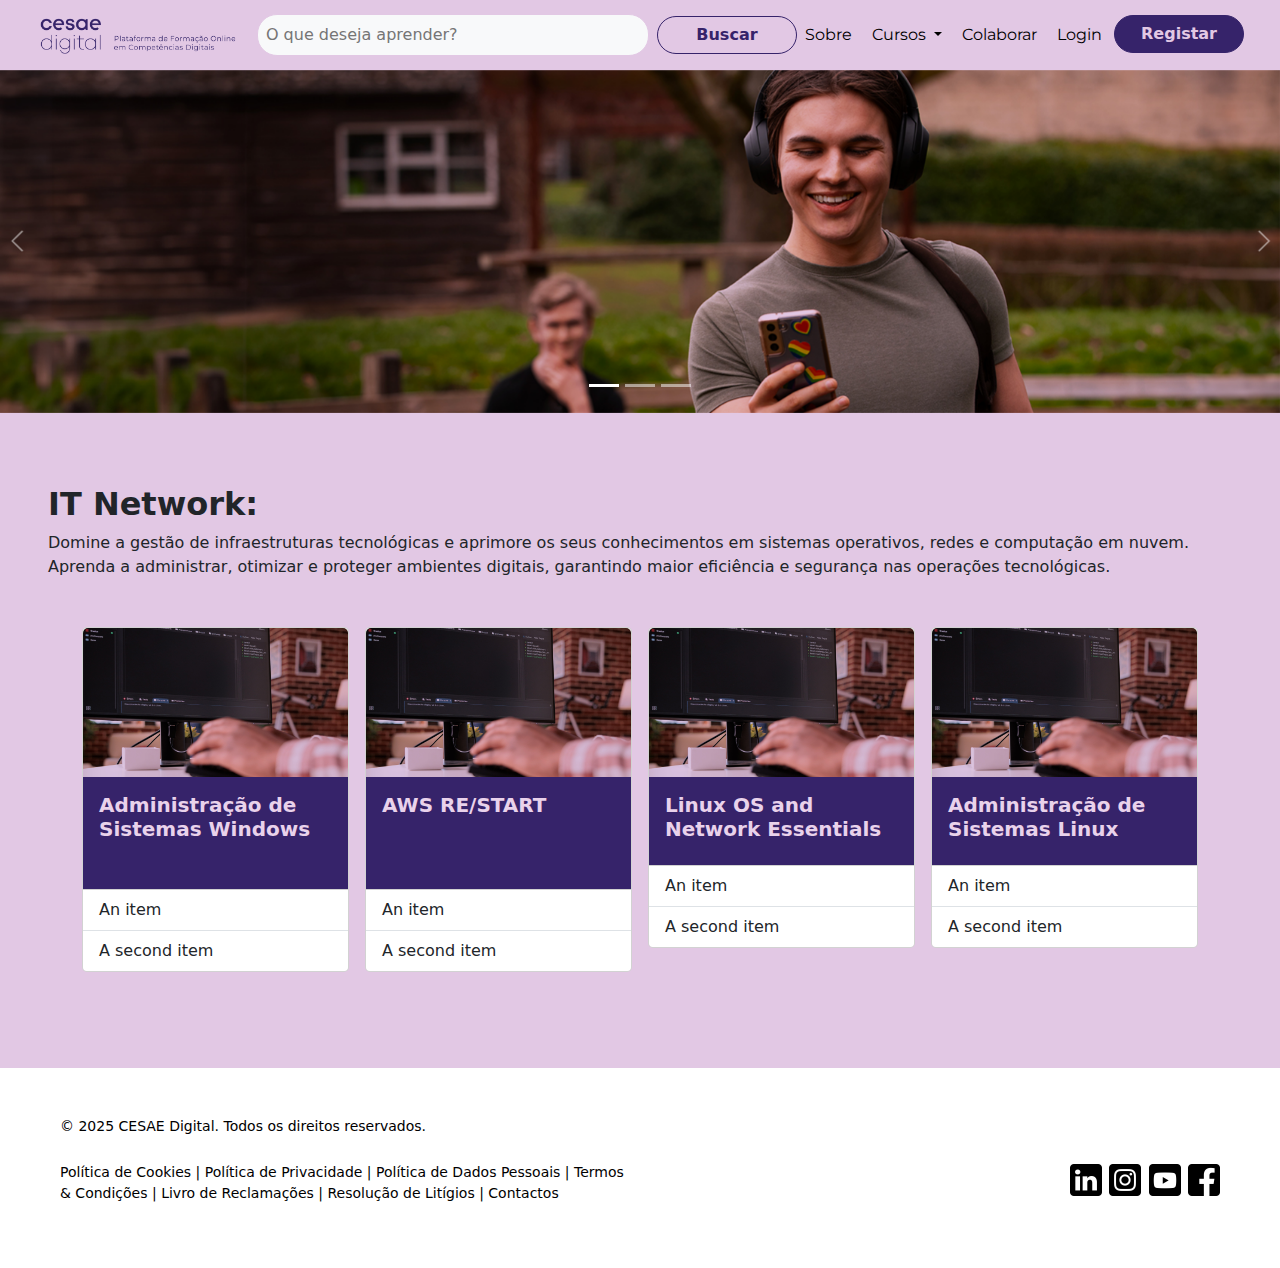
<file: itnetwork.html>
<!DOCTYPE html>
<html lang="pt">


<!-- HEAD -->

<head>

    <title>CESAE Digital Online Courses</title>
    <meta charset="UTF-8">
    <meta name="author" content="Thiago Oliveira, Pedro Bento, Ana Vale, Gonçalo Rio">

    <!-- CSS -->
    <link rel="stylesheet" href="styles.css">

    <!-- BOOTSTRAP -->
    <link href="https://cdn.jsdelivr.net/npm/bootstrap@5.3.3/dist/css/bootstrap.min.css" rel="stylesheet" integrity="sha384-QWTKZyjpPEjISv5WaRU9OFeRpok6YctnYmDr5pNlyT2bRjXh0JMhjY6hW+ALEwIH" crossorigin="anonymous">
    <script src="https://cdn.jsdelivr.net/npm/bootstrap@5.3.3/dist/js/bootstrap.bundle.min.js"></script>

    <!-- FONTS -->
    <link rel="preconnect" href="https://fonts.googleapis.com">
    <link rel="preconnect" href="https://fonts.gstatic.com" crossorigin>
    <link href="https://fonts.googleapis.com/css2?family=Montserrat:ital,wght@0,100..900;1,100..900&display=swap" rel="stylesheet">

    <!-- META TAG VIEWPORT (inserir para responsividade) -->
    <meta name="viewport" content="width=device-width, initial-scale=1.0">

</head>



<!-- BODY-->

<body>

    <!-- BARRA DE NAVEGAÇÃO-->

    <!-- 
    'navbar': barra de navegação 
    'navbar-expand-lg': expande a navbar em telas grandes (≥ 1024px) 
    'custom-navbar': classe personalizada para estilos adicionais
    'px-3 py-2': padding para telas pequenas
    'px-lg-5 py-lg-4': aumenta o padding para telas grandes (≥ 1024px)
    'd-flex': classe no Bootstrap usada p/ transformar o contêiner (ex: uma div) em um contêiner flexível que permite mais controle de alinhamento, distribuição e direção dos itens dentro dele, usando as propriedades do Flexbox.  
    -->
    <nav class="navbar navbar-expand-lg custom-navbar d-flex px-2 py-1 px-lg-4 py-lg-1">
        <div class="container-fluid">


            <!-- Logo responsivo -->  

            <!-- href="/" redireciona para a própria home -->
            <!-- img-fluid do Bootstrap garante que o logo se ajuste automaticamente ao tamanho da tela -->
            <!-- mais precisamente, classe img-fluid do Bootstrap aplica max-width: 100% e height: auto -->
            <a class="navbar-brand" href="/"> 
                <img src="resources/logo_alternativo.png" alt="Logo CESAE Digital" class="img-fluid logo">
            </a>

            <button class="navbar-toggler" type="button" data-bs-toggle="collapse" data-bs-target="#navbarNavDropdown" aria-controls="navbarNavDropdown" aria-expanded="false" aria-label="Toggle navigation">
                <span class="navbar-toggler-icon"></span>
            </button>


            <!-- Search bar -->
            <form class="form-inline my-2 my-lg-0">
                <input class="form-control-search mr-sm-2 search-type" type="search" placeholder="O que deseja aprender?" aria-label="Buscar">
                <button class="btn btn-outline-success my-2 my-sm-0 btn-search" type="submit">Buscar</button>
            </form>


            <!-- Links da barra de navegação -->
            <div class="collapse navbar-collapse" id="navbarNavDropdown">


                <!--
                ms-auto → é uma classe utilitária do Bootstrap que aplica uma margem automática à esquerda de um elemento.
                gap → Define um pequeno espaçamento padrão entre os itens.
                -->
                <ul class="navbar-nav gap-1 gap-md-1 gap-lg-1 ms-auto">

                    <!-- Link de sobre -->
                    <li class="nav-item">
                        <a class="nav-link" href="sobre.html">Sobre</a>
                    </li>

                    <!-- Dropdown de áreas -->
                    <li class="nav-item dropdown">
                        <a class="nav-link dropdown-toggle" href="cursos.html" role="button" data-bs-toggle="dropdown" aria-expanded="false" onclick="window.location.href='cursos.html'">
                            Cursos
                        </a>
                        <ul class="dropdown-menu">
                            <li><a class="dropdown-item" href="delopment.html">&nbsp;&nbsp;&nbsp;Development&nbsp;&nbsp;&nbsp;</a></li>
                            <li><a class="dropdown-item" href="itnetwork.html">&nbsp;&nbsp;&nbsp;IT Network&nbsp;&nbsp;&nbsp;</a></li>
                            <li><a class="dropdown-item" href="mediadesign.html">&nbsp;&nbsp;&nbsp;Media Design&nbsp;&nbsp;&nbsp;</a></li>
                            <li><a class="dropdown-item" href="people.html">&nbsp;&nbsp;&nbsp;People&nbsp;&nbsp;&nbsp;</a></li>
                        </ul>
                    </li>

                    <!-- Link de Colaborar -->
                    <li class="nav-item">
                        <a class="nav-link" href="colaborar.html">Colaborar</a>
                    </li>


                    <!-- Link de Login -->
                    <li class="nav-item">
                        <a class="nav-link" href="login.html">Login</a>
                    </li>



                    <!-- Botão de Registo -->

                    <!--
                    - O botão vira um link em telas menores (para não ficar esquisito).
                    - Para isso usamos d-none e d-lg-none.
                    - d-none e d-lg-none são classes do Bootstrap usadas para controlar a visibilidade de elementos com base no tamanho da tela.

                    - d-none: oculta o elemento em todos os tamanhos de tela.
                    - d-lg-block: Faz o elemento reaparecer como um bloco (display: block;) em telas grandes (lg) ou maiores (≥992px).
                    -->

                    <li class="nav-item d-none d-lg-block">
                        <a class="btn btn-outline-primary my-2 my-sm-0 btn-register" href="registar.html">Registar</a>
                    </li>


                    <!-- Link de Registo (para telas pequenas) -->
                    <li class="nav-item d-lg-none">
                        <a class="nav-link" href="registar.html">Registar</a>
                    </li>

                </ul> 


            </div>
        </div>
    </nav>


     <!-- CAROUSEL -->
    
    <!-- data-bs-interval="3000" dita o intervalo de tempo que o carousel leva para mudar para o próximo slide -->
    <!-- "mb-5" na class aplica uma "margin bottom" ao final do carousel -->
    <div id="carouselExampleFade" class="carousel slide carousel-fade mb-5 mb-md-5" data-bs-ride="carousel" data-bs-interval="3000">

        <!-- Carousel Indicators -->
        <div class="carousel-indicators">
            <button type="button" data-bs-target="#carouselExampleFade" data-bs-slide-to="0" class="active" aria-current="true" aria-label="Slide 1"></button>
            <button type="button" data-bs-target="#carouselExampleFade" data-bs-slide-to="1" aria-label="Slide 2"></button>
            <button type="button" data-bs-target="#carouselExampleFade" data-bs-slide-to="2" aria-label="Slide 3"></button>
        </div>
    
        <div class="carousel-inner">
            

            <!-- Image 1 -->
            <div class="carousel-item active">
                <img src="assets/carousel_1.jpg" class="d-block w-100" alt="">
            </div>

            <!-- Image 2 -->
            <div class="carousel-item">
                <img src="assets/carousel_2.jpg" class="d-block w-100" alt="">
            </div>

        </div>

        <!-- Carousel buttons -->
        <button class="carousel-control-prev" type="button" data-bs-target="#carouselExampleFade" data-bs-slide="prev">
            <span class="carousel-control-prev-icon" aria-hidden="true"></span>
            <span class="visually-hidden">Previous</span>
        </button>
        <button class="carousel-control-next" type="button" data-bs-target="#carouselExampleFade" data-bs-slide="next">
            <span class="carousel-control-next-icon" aria-hidden="true"></span>
            <span class="visually-hidden">Next</span>
        </button>

    </div>



    <!-- INÍCIO DO CONTEÚDO DA PÁGINA COM MARGENS -->

<!--
    Esta div envolve o conteúdo principal e aplica margens responsivas nas laterais:
    - mx-3: Aplica uma margem horizontal de 16px (valor padrão do Bootstrap) em todos os tamanhos de tela.
    - mx-md-4: Aplica uma margem horizontal de 24px (valor padrão do Bootstrap) em telas médias (largura mínima de 768px) e maiores.
    - m significa "margin" (margem).
    - x significa "eixo X" ou "horizontal" (esquerda e direita).
    - md = médio, sm = small, lg = large.
-->

<div class="content-wrapper mx-4 mx-md-5">  




    
 <!-- Cards Carousel - IT Network -->
    <!-- (Kitchen sink typed cards sem slides, 4 cards por fileira) -->
  
    <br>
    <h2 class="fs-2 fs-md-2 fs-lg-1 mb-3 mb-md-2"><b>IT Network:</b></h2>
    <p class="fs-6 fs-md-5 mb-1 mb-md-0">  
        Domine a gestão de infraestruturas tecnológicas e aprimore os seus conhecimentos em sistemas operativos, redes e computação em nuvem.</p>  
    <p class="fs-6 fs-md-5 mb-5 mb-md-5">  
        Aprenda a administrar, otimizar e proteger ambientes digitais, garantindo maior eficiência e segurança nas operações tecnológicas.</p>  

    <!-- Cards Section -->
    <div class="container my-5">
        <div class="row row-cols-1 row-cols-md-4 gx-3 gy-5">

            <!-- Card 1 - Administração de Sistemas Windows -->
            <div class="col">
                <div class="card">
                    <img src="assets/card_back_end.jpg" class="card-img-top" alt="Image description">
                    <div class="card-body">
                        <h5 class="card-title">Administração de Sistemas Windows &nbsp;&nbsp;&nbsp;&nbsp;&nbsp;&nbsp;&nbsp;&nbsp;&nbsp;&nbsp;&nbsp;&nbsp;&nbsp;&nbsp;&nbsp;&nbsp;&nbsp;&nbsp;&nbsp;&nbsp;&nbsp;&nbsp;&nbsp;&nbsp;&nbsp;&nbsp;&nbsp;</h5>
                    </div>
                    <ul class="list-group list-group-flush">
                        <li class="list-group-item">An item</li>
                        <li class="list-group-item">A second item</li>
                    </ul>
                </div>
            </div>

            <!-- Card 2 - AWS RE/START - Cloud Computing and Network Administration -->
            <div class="col">
                <div class="card">
                    <img src="assets/card_back_end.jpg" class="card-img-top" alt="Image description">
                    <div class="card-body">
                        <h5 class="card-title">AWS RE/START &nbsp;&nbsp;&nbsp;&nbsp;&nbsp;&nbsp;&nbsp;&nbsp;&nbsp;&nbsp;&nbsp;&nbsp;&nbsp;&nbsp;&nbsp;&nbsp;&nbsp;&nbsp;&nbsp;&nbsp;&nbsp;&nbsp;&nbsp;&nbsp;&nbsp;&nbsp;&nbsp;&nbsp;&nbsp;&nbsp;&nbsp;&nbsp;&nbsp;&nbsp;&nbsp;&nbsp;&nbsp;</h5>
                    </div>
                    <ul class="list-group list-group-flush">
                        <li class="list-group-item">An item</li>
                        <li class="list-group-item">A second item</li>
                    </ul>
                </div>
            </div>

            <!-- Card 3 - Linux OS and Network Essentials -->
            <div class="col">
                <div class="card">
                    <img src="assets/card_back_end.jpg" class="card-img-top" alt="Image description">
                    <div class="card-body">
                        <h5 class="card-title">Linux OS and Network Essentials</h5>
                    </div>
                    <ul class="list-group list-group-flush">
                        <li class="list-group-item">An item</li>
                        <li class="list-group-item">A second item</li>
                    </ul>
                </div>
            </div>

            <!-- Card 4 - Administração de Sistemas Linux -->
            <div class="col">
                <div class="card">
                    <img src="assets/card_back_end.jpg" class="card-img-top" alt="Image description">
                    <div class="card-body">
                        <h5 class="card-title">Administração de Sistemas Linux</h5>
                    </div>
                    <ul class="list-group list-group-flush">
                        <li class="list-group-item">An item</li>
                        <li class="list-group-item">A second item</li>
                    </ul>
                </div>
            </div>


        </div>
    </div>
    <br><br>




</div> <!-- FIM DO CONTEÚDO DA PÁGINA COM MARGEM APLICADA -->




<!-- FOOTER -->

<footer class="footer text-center py-5 px-5">
    <!-- 
    py → padding do eixo y (padding vertical) do footer todo.
    py-5 → py-5 aplica um padding vertical de 3rem (3rem = 48 pixels).
    
    py-0 -> 0rem (0px)
    py-1 -> 0.25rem (4px)
    py-2 -> 0.5rem (8px)
    py-3 -> 1rem (16px)
    py-4 -> 1.5rem (24px)
    py-5 -> 3rem (48px)
    -->
    
        <div class="container-fluid"> <!-- container-fluid faz ocupar toda a largura (width) da tela. -->
            <div class="row">
    
    
                <div class="col-md-6 text-center text-md-start">
                    <p class="mb-0 footer-text">© 2025 CESAE Digital. Todos os direitos reservados.</p>
                    <br>
                    <p class="mt-1 footer-links">
                        <a href="https://www.cesaedigital.pt/fldrSite/pages/cookies.aspx" class="footer-link">Política de Cookies</a> | 
                        <a href="https://www.cesaedigital.pt/fldrSite/pages/privacyPolicy.aspx" class="footer-link">Política de Privacidade</a> | 
                        <a href="https://www.cesaedigital.pt/fldrSite/pages/personalDataPolicy.aspx" class="footer-link">Política de Dados Pessoais</a> | 
                        <a href="https://www.cesaedigital.pt/fldrSite/pages/termsAndConditions.aspx" class="footer-link">Termos & Condições</a> | 
                        <a href="https://www.livroreclamacoes.pt/Inicio/" class="footer-link">Livro de Reclamações</a> | 
                        <a href="https://www.cniacc.pt/pt/" class="footer-link">Resolução de Litígios</a> | 
                        <a href="#" class="footer-link">Contactos</a>
                    </p>
                </div>
    
    
    
                 <!-- 
                text-center: alinha o texto ao centro em telas menores.
                text-md-start: Alinha o texto à esquerda (início) em telas médias ou maiores
                -->
    
                <!-- Ícones de redes sociais -->
                <div class="col-md-6 text-center text-md-end mt-4 mt-md-5">
                    <!-- Linkedin -->
                    <a href="https://www.linkedin.com/school/cesae-digital/posts/?feedView=all"><img src="assets/icon_linkedin.png" class="social-icon" alt="LinkedIn"></a>
                    <!-- Instagram -->
                    <a href="https://www.instagram.com/cesae.digital/"><img src="assets/icon_instagram.png" class="social-icon" alt="Instagram"></a>
                    <!-- Youtube -->
                    <a href="https://www.youtube.com/@cesaedigital"><img src="assets/icon_youtube.png" class="social-icon" alt="YouTube"></a>
                    <!-- Facebook -->
                    <a href="https://www.facebook.com/CesaeDigital"><img src="assets/icon_facebook.png" class="social-icon" alt="Facebook"></a>
                </div>
    
    
            </div>
        </div>
        
    </footer>
    
    </body>
</file>
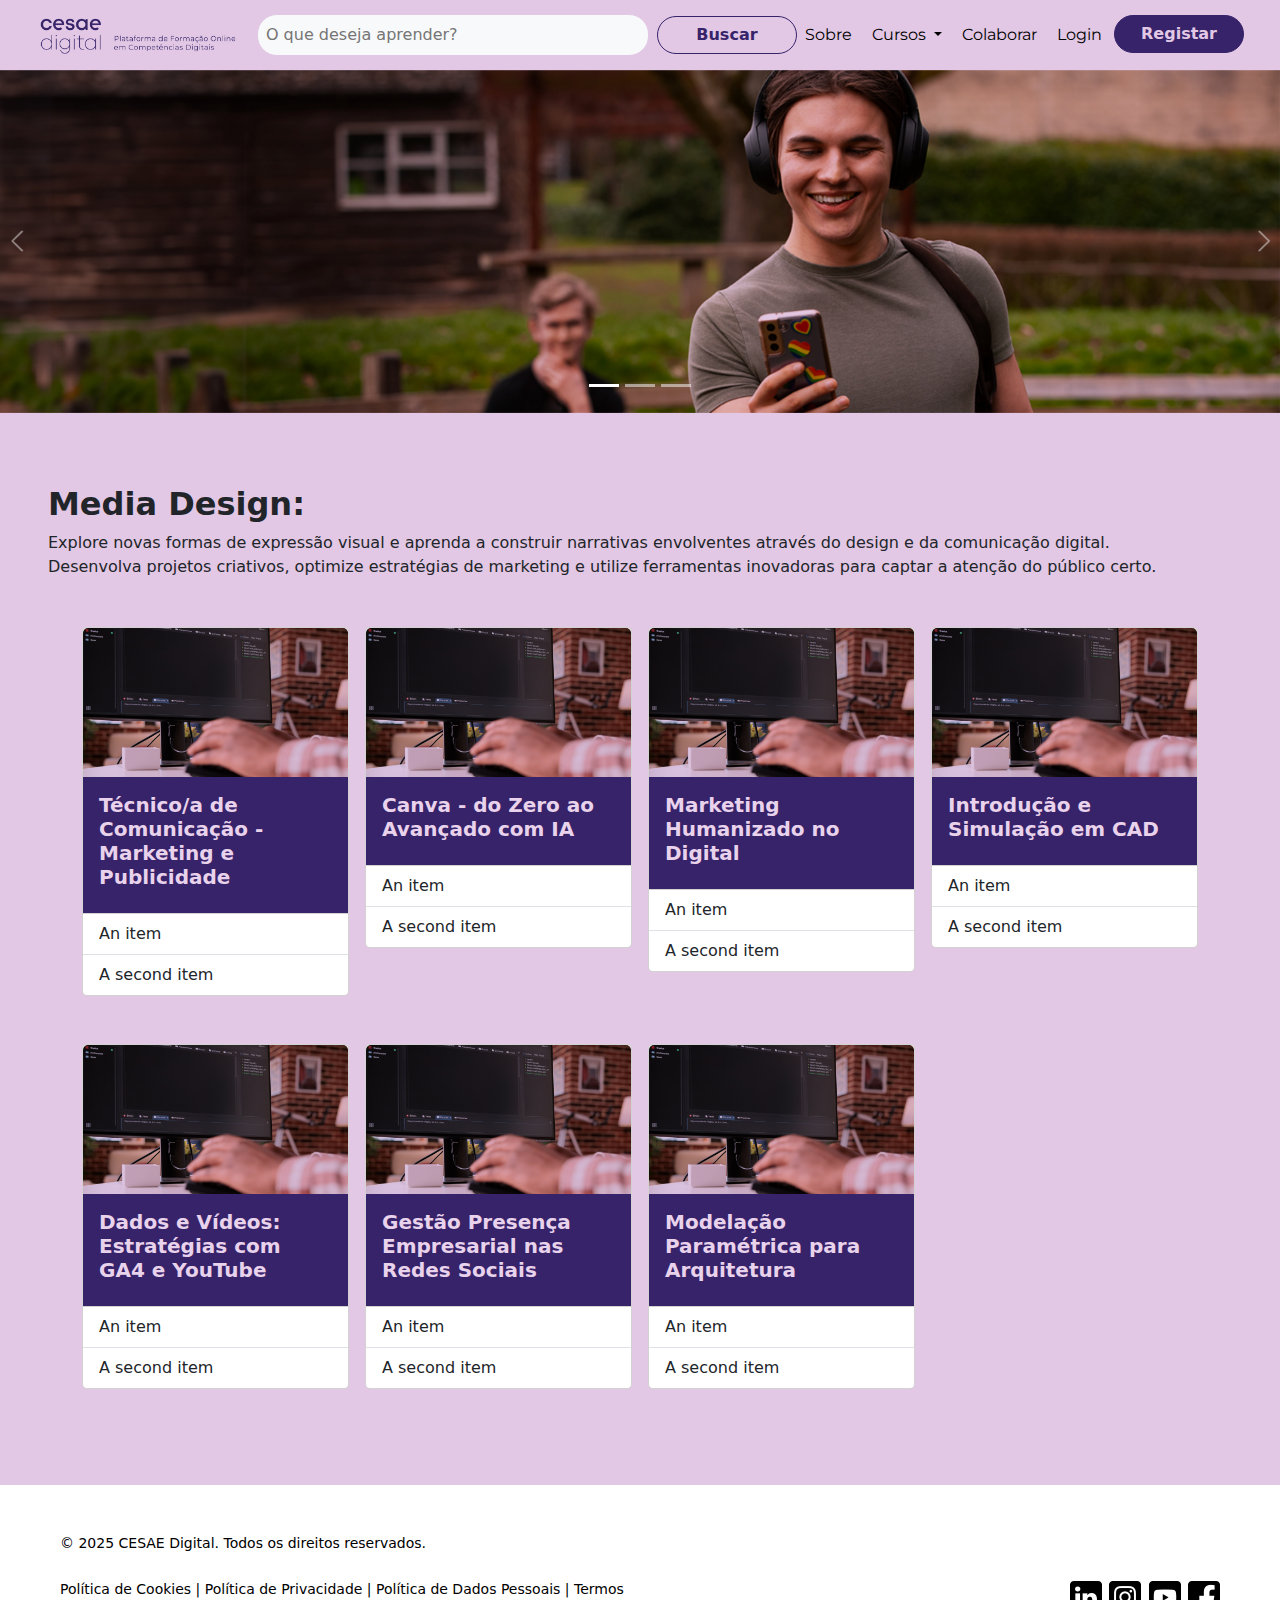
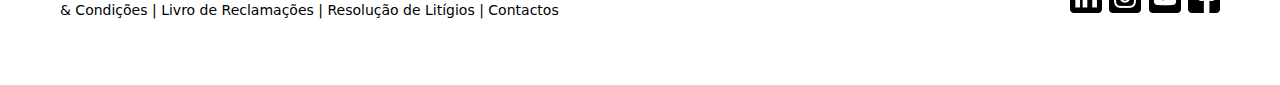
<file: mediadesign.html>
<!DOCTYPE html>
<html lang="pt">


<!-- HEAD -->

<head>

    <title>CESAE Digital Online Courses</title>
    <meta charset="UTF-8">
    <meta name="author" content="Thiago Oliveira, Pedro Bento, Ana Vale, Gonçalo Rio">

    <!-- CSS -->
    <link rel="stylesheet" href="styles.css">

    <!-- BOOTSTRAP -->
    <link href="https://cdn.jsdelivr.net/npm/bootstrap@5.3.3/dist/css/bootstrap.min.css" rel="stylesheet" integrity="sha384-QWTKZyjpPEjISv5WaRU9OFeRpok6YctnYmDr5pNlyT2bRjXh0JMhjY6hW+ALEwIH" crossorigin="anonymous">
    <script src="https://cdn.jsdelivr.net/npm/bootstrap@5.3.3/dist/js/bootstrap.bundle.min.js"></script>

    <!-- FONTS -->
    <link rel="preconnect" href="https://fonts.googleapis.com">
    <link rel="preconnect" href="https://fonts.gstatic.com" crossorigin>
    <link href="https://fonts.googleapis.com/css2?family=Montserrat:ital,wght@0,100..900;1,100..900&display=swap" rel="stylesheet">

    <!-- META TAG VIEWPORT (inserir para responsividade) -->
    <meta name="viewport" content="width=device-width, initial-scale=1.0">

</head>



<!-- BODY-->

<body>

    <!-- BARRA DE NAVEGAÇÃO-->

    <!-- 
    'navbar': barra de navegação 
    'navbar-expand-lg': expande a navbar em telas grandes (≥ 1024px) 
    'custom-navbar': classe personalizada para estilos adicionais
    'px-3 py-2': padding para telas pequenas
    'px-lg-5 py-lg-4': aumenta o padding para telas grandes (≥ 1024px)
    'd-flex': classe no Bootstrap usada p/ transformar o contêiner (ex: uma div) em um contêiner flexível que permite mais controle de alinhamento, distribuição e direção dos itens dentro dele, usando as propriedades do Flexbox.  
    -->
    <nav class="navbar navbar-expand-lg custom-navbar d-flex px-2 py-1 px-lg-4 py-lg-1">
        <div class="container-fluid">


            <!-- Logo responsivo -->  

            <!-- href="/" redireciona para a própria home -->
            <!-- img-fluid do Bootstrap garante que o logo se ajuste automaticamente ao tamanho da tela -->
            <!-- mais precisamente, classe img-fluid do Bootstrap aplica max-width: 100% e height: auto -->
            <a class="navbar-brand" href="/"> 
                <img src="resources/logo_alternativo.png" alt="Logo CESAE Digital" class="img-fluid logo">
            </a>

            <button class="navbar-toggler" type="button" data-bs-toggle="collapse" data-bs-target="#navbarNavDropdown" aria-controls="navbarNavDropdown" aria-expanded="false" aria-label="Toggle navigation">
                <span class="navbar-toggler-icon"></span>
            </button>


            <!-- Search bar -->
            <form class="form-inline my-2 my-lg-0">
                <input class="form-control-search mr-sm-2 search-type" type="search" placeholder="O que deseja aprender?" aria-label="Buscar">
                <button class="btn btn-outline-success my-2 my-sm-0 btn-search" type="submit">Buscar</button>
            </form>


            <!-- Links da barra de navegação -->
            <div class="collapse navbar-collapse" id="navbarNavDropdown">


                <!--
                ms-auto → é uma classe utilitária do Bootstrap que aplica uma margem automática à esquerda de um elemento.
                gap → Define um pequeno espaçamento padrão entre os itens.
                -->
                <ul class="navbar-nav gap-1 gap-md-1 gap-lg-1 ms-auto">

                    <!-- Link de sobre -->
                    <li class="nav-item">
                        <a class="nav-link" href="sobre.html">Sobre</a>
                    </li>

                    <!-- Dropdown de áreas -->
                    <li class="nav-item dropdown">
                        <a class="nav-link dropdown-toggle" href="cursos.html" role="button" data-bs-toggle="dropdown" aria-expanded="false" onclick="window.location.href='cursos.html'">
                            Cursos
                        </a>
                        <ul class="dropdown-menu">
                            <li><a class="dropdown-item" href="delopment.html">&nbsp;&nbsp;&nbsp;Development&nbsp;&nbsp;&nbsp;</a></li>
                            <li><a class="dropdown-item" href="itnetwork.html">&nbsp;&nbsp;&nbsp;IT Network&nbsp;&nbsp;&nbsp;</a></li>
                            <li><a class="dropdown-item" href="mediadesign.html">&nbsp;&nbsp;&nbsp;Media Design&nbsp;&nbsp;&nbsp;</a></li>
                            <li><a class="dropdown-item" href="people.html">&nbsp;&nbsp;&nbsp;People&nbsp;&nbsp;&nbsp;</a></li>
                        </ul>
                    </li>

                    <!-- Link de Colaborar -->
                    <li class="nav-item">
                        <a class="nav-link" href="colaborar.html">Colaborar</a>
                    </li>


                    <!-- Link de Login -->
                    <li class="nav-item">
                        <a class="nav-link" href="login.html">Login</a>
                    </li>



                    <!-- Botão de Registo -->

                    <!--
                    - O botão vira um link em telas menores (para não ficar esquisito).
                    - Para isso usamos d-none e d-lg-none.
                    - d-none e d-lg-none são classes do Bootstrap usadas para controlar a visibilidade de elementos com base no tamanho da tela.

                    - d-none: oculta o elemento em todos os tamanhos de tela.
                    - d-lg-block: Faz o elemento reaparecer como um bloco (display: block;) em telas grandes (lg) ou maiores (≥992px).
                    -->

                    <li class="nav-item d-none d-lg-block">
                        <a class="btn btn-outline-primary my-2 my-sm-0 btn-register" href="registar.html">Registar</a>
                    </li>


                    <!-- Link de Registo (para telas pequenas) -->
                    <li class="nav-item d-lg-none">
                        <a class="nav-link" href="registar.html">Registar</a>
                    </li>

                </ul> 


            </div>
        </div>
    </nav>


     <!-- CAROUSEL -->
    
    <!-- data-bs-interval="3000" dita o intervalo de tempo que o carousel leva para mudar para o próximo slide -->
    <!-- "mb-5" na class aplica uma "margin bottom" ao final do carousel -->
    <div id="carouselExampleFade" class="carousel slide carousel-fade mb-5 mb-md-5" data-bs-ride="carousel" data-bs-interval="3000">

        <!-- Carousel Indicators -->
        <div class="carousel-indicators">
            <button type="button" data-bs-target="#carouselExampleFade" data-bs-slide-to="0" class="active" aria-current="true" aria-label="Slide 1"></button>
            <button type="button" data-bs-target="#carouselExampleFade" data-bs-slide-to="1" aria-label="Slide 2"></button>
            <button type="button" data-bs-target="#carouselExampleFade" data-bs-slide-to="2" aria-label="Slide 3"></button>
        </div>
    
        <div class="carousel-inner">
            

            <!-- Image 1 -->
            <div class="carousel-item active">
                <img src="assets/carousel_1.jpg" class="d-block w-100" alt="">
            </div>

            <!-- Image 2 -->
            <div class="carousel-item">
                <img src="assets/carousel_2.jpg" class="d-block w-100" alt="">
            </div>

        </div>

        <!-- Carousel buttons -->
        <button class="carousel-control-prev" type="button" data-bs-target="#carouselExampleFade" data-bs-slide="prev">
            <span class="carousel-control-prev-icon" aria-hidden="true"></span>
            <span class="visually-hidden">Previous</span>
        </button>
        <button class="carousel-control-next" type="button" data-bs-target="#carouselExampleFade" data-bs-slide="next">
            <span class="carousel-control-next-icon" aria-hidden="true"></span>
            <span class="visually-hidden">Next</span>
        </button>

    </div>



    <!-- INÍCIO DO CONTEÚDO DA PÁGINA COM MARGENS -->

<!--
    Esta div envolve o conteúdo principal e aplica margens responsivas nas laterais:
    - mx-3: Aplica uma margem horizontal de 16px (valor padrão do Bootstrap) em todos os tamanhos de tela.
    - mx-md-4: Aplica uma margem horizontal de 24px (valor padrão do Bootstrap) em telas médias (largura mínima de 768px) e maiores.
    - m significa "margin" (margem).
    - x significa "eixo X" ou "horizontal" (esquerda e direita).
    - md = médio, sm = small, lg = large.
-->

<div class="content-wrapper mx-4 mx-md-5">  




    
 <!-- Cards Carousel - Media Design -->
    <!-- (Kitchen sink typed cards sem slides, 4 cards por fileira) -->
  
    <br>
    <h2 class="fs-2 fs-md-2 fs-lg-1 mb-3 mb-md-2"><b>Media Design:</b></h2>
    <p class="fs-6 fs-md-5 mb-1 mb-md-0">  
        Explore novas formas de expressão visual e aprenda a construir narrativas envolventes através do design e da comunicação digital.</p>  
    <p class="fs-6 fs-md-5 mb-5 mb-md-5">  
        Desenvolva projetos criativos, optimize estratégias de marketing e utilize ferramentas inovadoras para captar a atenção do público certo.</p> 

    <!-- Cards Section -->
    <div class="container my-5">
        <div class="row row-cols-1 row-cols-md-4 gx-3 gy-5">

            <!-- Card 1 - Técnico/a de Comunicação - Marketing, Relações Públicas e Publicidade -->
            <div class="col">
                <div class="card">
                    <img src="assets/card_back_end.jpg" class="card-img-top" alt="Image description">
                    <div class="card-body">
                        <h5 class="card-title">Técnico/a de Comunicação - Marketing e Publicidade</h5>
                    </div>
                    <ul class="list-group list-group-flush">
                        <li class="list-group-item">An item</li>
                        <li class="list-group-item">A second item</li>
                    </ul>
                </div>
            </div>

            <!-- Card 2 - Canva do Zero ao Avançado com IA -->
            <div class="col">
                <div class="card">
                    <img src="assets/card_back_end.jpg" class="card-img-top" alt="Image description">
                    <div class="card-body">
                        <h5 class="card-title">Canva - do Zero ao Avançado com IA</h5>
                    </div>
                    <ul class="list-group list-group-flush">
                        <li class="list-group-item">An item</li>
                        <li class="list-group-item">A second item</li>
                    </ul>
                </div>
            </div>

            <!-- Card 3 - Marketing Humanizado no Digital -->
            <div class="col">
                <div class="card">
                    <img src="assets/card_back_end.jpg" class="card-img-top" alt="Image description">
                    <div class="card-body">
                        <h5 class="card-title">Marketing Humanizado no Digital</h5>
                    </div>
                    <ul class="list-group list-group-flush">
                        <li class="list-group-item">An item</li>
                        <li class="list-group-item">A second item</li>
                    </ul>
                </div>
            </div>

            <!-- Card 4 - Introdução e simulação em CAD -->
            <div class="col">
                <div class="card">
                    <img src="assets/card_back_end.jpg" class="card-img-top" alt="Image description">
                    <div class="card-body">
                        <h5 class="card-title">Introdução e Simulação em CAD</h5>
                    </div>
                    <ul class="list-group list-group-flush">
                        <li class="list-group-item">An item</li>
                        <li class="list-group-item">A second item</li>
                    </ul>
                </div>
            </div>

            <!-- Card 5 - Dados e Vídeos: Estratégias com GA4 e YouTube -->
            <div class="col">
                <div class="card">
                    <img src="assets/card_back_end.jpg" class="card-img-top" alt="Image description">
                    <div class="card-body">
                        <h5 class="card-title">Dados e Vídeos: Estratégias com GA4 e YouTube</h5>
                    </div>
                    <ul class="list-group list-group-flush">
                        <li class="list-group-item">An item</li>
                        <li class="list-group-item">A second item</li>
                    </ul>
                </div>
            </div>

            <!-- Card 6 - Gestão da presença Empresarial nas Redes Sociais -->
            <div class="col">
                <div class="card">
                    <img src="assets/card_back_end.jpg" class="card-img-top" alt="Image description">
                    <div class="card-body">
                        <h5 class="card-title">Gestão Presença Empresarial nas Redes Sociais</h5>
                    </div>
                    <ul class="list-group list-group-flush">
                        <li class="list-group-item">An item</li>
                        <li class="list-group-item">A second item</li>
                    </ul>
                </div>
            </div>

            <!-- Card 7 - Modelação Paramétrica para Arquitetura -->
            <div class="col">
                <div class="card">
                    <img src="assets/card_back_end.jpg" class="card-img-top" alt="Image description">
                    <div class="card-body">
                        <h5 class="card-title">Modelação Paramétrica para Arquitetura</h5>
                    </div>
                    <ul class="list-group list-group-flush">
                        <li class="list-group-item">An item</li>
                        <li class="list-group-item">A second item</li>
                    </ul>
                </div>
            </div>


        </div>
    </div>
    <br><br>





</div> <!-- FIM DO CONTEÚDO DA PÁGINA COM MARGEM APLICADA -->




<!-- FOOTER -->

<footer class="footer text-center py-5 px-5">
    <!-- 
    py → padding do eixo y (padding vertical) do footer todo.
    py-5 → py-5 aplica um padding vertical de 3rem (3rem = 48 pixels).
    
    py-0 -> 0rem (0px)
    py-1 -> 0.25rem (4px)
    py-2 -> 0.5rem (8px)
    py-3 -> 1rem (16px)
    py-4 -> 1.5rem (24px)
    py-5 -> 3rem (48px)
    -->
    
        <div class="container-fluid"> <!-- container-fluid faz ocupar toda a largura (width) da tela. -->
            <div class="row">
    
    
                <div class="col-md-6 text-center text-md-start">
                    <p class="mb-0 footer-text">© 2025 CESAE Digital. Todos os direitos reservados.</p>
                    <br>
                    <p class="mt-1 footer-links">
                        <a href="https://www.cesaedigital.pt/fldrSite/pages/cookies.aspx" class="footer-link">Política de Cookies</a> | 
                        <a href="https://www.cesaedigital.pt/fldrSite/pages/privacyPolicy.aspx" class="footer-link">Política de Privacidade</a> | 
                        <a href="https://www.cesaedigital.pt/fldrSite/pages/personalDataPolicy.aspx" class="footer-link">Política de Dados Pessoais</a> | 
                        <a href="https://www.cesaedigital.pt/fldrSite/pages/termsAndConditions.aspx" class="footer-link">Termos & Condições</a> | 
                        <a href="https://www.livroreclamacoes.pt/Inicio/" class="footer-link">Livro de Reclamações</a> | 
                        <a href="https://www.cniacc.pt/pt/" class="footer-link">Resolução de Litígios</a> | 
                        <a href="#" class="footer-link">Contactos</a>
                    </p>
                </div>
    
    
    
                 <!-- 
                text-center: alinha o texto ao centro em telas menores.
                text-md-start: Alinha o texto à esquerda (início) em telas médias ou maiores
                -->
    
                <!-- Ícones de redes sociais -->
                <div class="col-md-6 text-center text-md-end mt-4 mt-md-5">
                    <!-- Linkedin -->
                    <a href="https://www.linkedin.com/school/cesae-digital/posts/?feedView=all"><img src="assets/icon_linkedin.png" class="social-icon" alt="LinkedIn"></a>
                    <!-- Instagram -->
                    <a href="https://www.instagram.com/cesae.digital/"><img src="assets/icon_instagram.png" class="social-icon" alt="Instagram"></a>
                    <!-- Youtube -->
                    <a href="https://www.youtube.com/@cesaedigital"><img src="assets/icon_youtube.png" class="social-icon" alt="YouTube"></a>
                    <!-- Facebook -->
                    <a href="https://www.facebook.com/CesaeDigital"><img src="assets/icon_facebook.png" class="social-icon" alt="Facebook"></a>
                </div>
    
    
            </div>
        </div>
        
    </footer>
    
    </body>
</file>
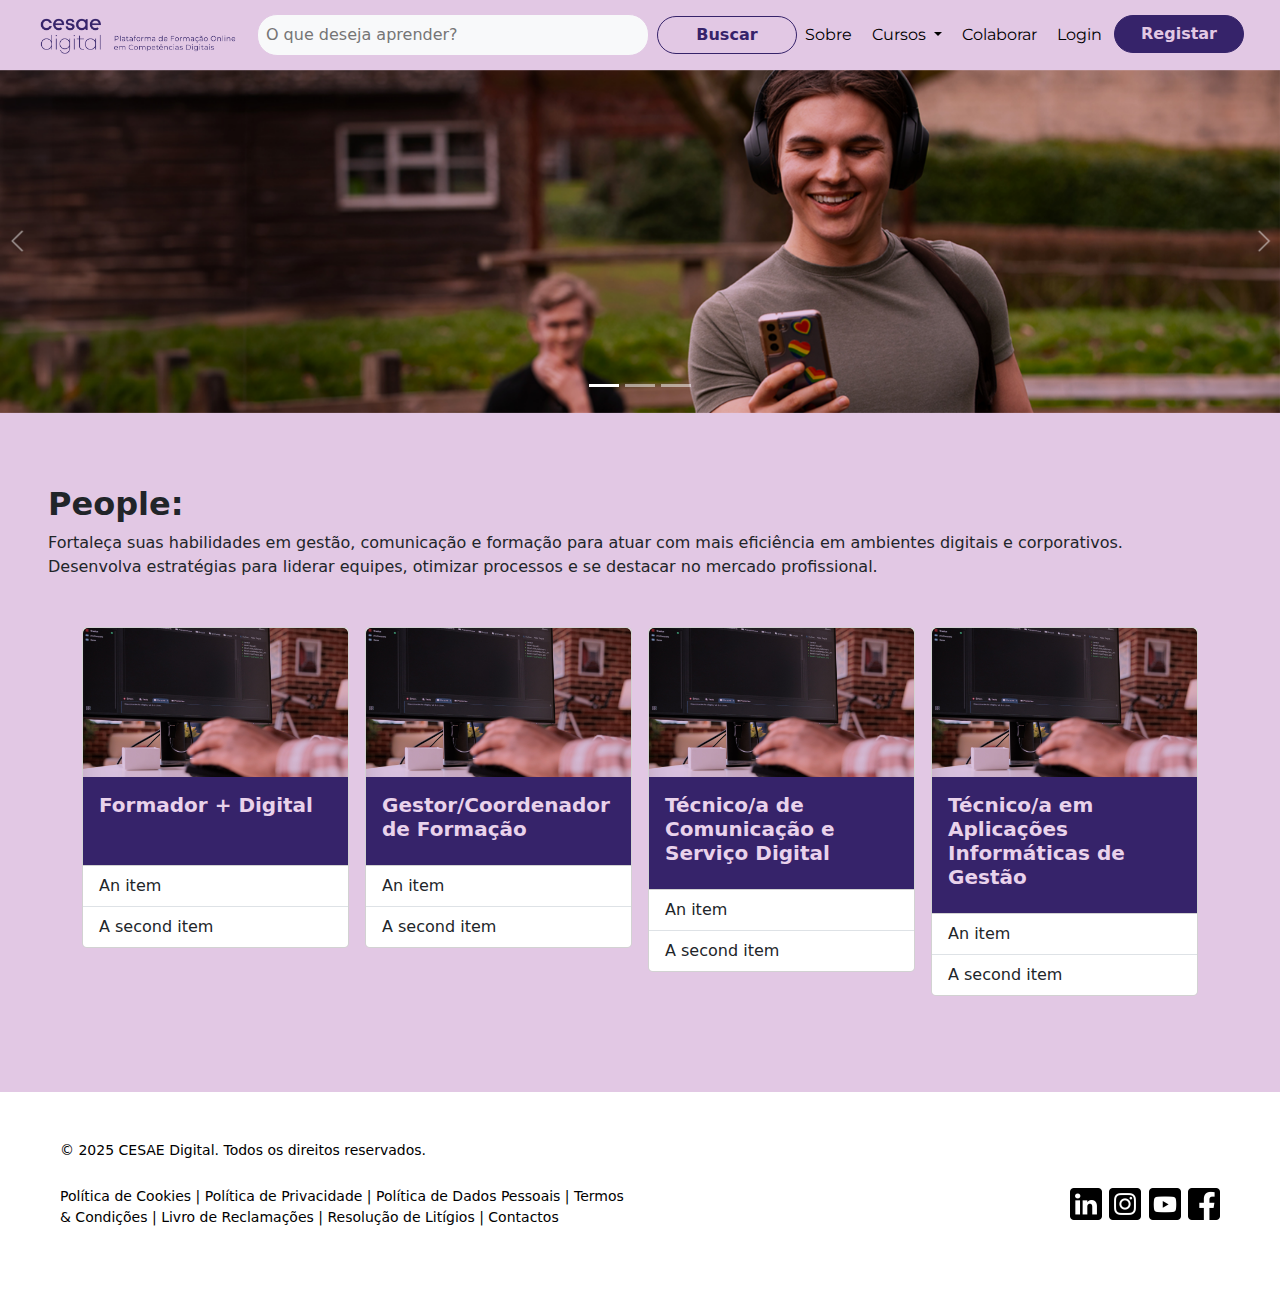
<file: people.html>
<!DOCTYPE html>
<html lang="pt">


<!-- HEAD -->

<head>

    <title>CESAE Digital Online Courses</title>
    <meta charset="UTF-8">
    <meta name="author" content="Thiago Oliveira, Pedro Bento, Ana Vale, Gonçalo Rio">

    <!-- CSS -->
    <link rel="stylesheet" href="styles.css">

    <!-- BOOTSTRAP -->
    <link href="https://cdn.jsdelivr.net/npm/bootstrap@5.3.3/dist/css/bootstrap.min.css" rel="stylesheet" integrity="sha384-QWTKZyjpPEjISv5WaRU9OFeRpok6YctnYmDr5pNlyT2bRjXh0JMhjY6hW+ALEwIH" crossorigin="anonymous">
    <script src="https://cdn.jsdelivr.net/npm/bootstrap@5.3.3/dist/js/bootstrap.bundle.min.js"></script>

    <!-- FONTS -->
    <link rel="preconnect" href="https://fonts.googleapis.com">
    <link rel="preconnect" href="https://fonts.gstatic.com" crossorigin>
    <link href="https://fonts.googleapis.com/css2?family=Montserrat:ital,wght@0,100..900;1,100..900&display=swap" rel="stylesheet">

    <!-- META TAG VIEWPORT (inserir para responsividade) -->
    <meta name="viewport" content="width=device-width, initial-scale=1.0">

</head>



<!-- BODY-->

<body>

    <!-- BARRA DE NAVEGAÇÃO-->

    <!-- 
    'navbar': barra de navegação 
    'navbar-expand-lg': expande a navbar em telas grandes (≥ 1024px) 
    'custom-navbar': classe personalizada para estilos adicionais
    'px-3 py-2': padding para telas pequenas
    'px-lg-5 py-lg-4': aumenta o padding para telas grandes (≥ 1024px)
    'd-flex': classe no Bootstrap usada p/ transformar o contêiner (ex: uma div) em um contêiner flexível que permite mais controle de alinhamento, distribuição e direção dos itens dentro dele, usando as propriedades do Flexbox.  
    -->
    <nav class="navbar navbar-expand-lg custom-navbar d-flex px-2 py-1 px-lg-4 py-lg-1">
        <div class="container-fluid">


            <!-- Logo responsivo -->  

            <!-- href="/" redireciona para a própria home -->
            <!-- img-fluid do Bootstrap garante que o logo se ajuste automaticamente ao tamanho da tela -->
            <!-- mais precisamente, classe img-fluid do Bootstrap aplica max-width: 100% e height: auto -->
            <a class="navbar-brand" href="/"> 
                <img src="resources/logo_alternativo.png" alt="Logo CESAE Digital" class="img-fluid logo">
            </a>

            <button class="navbar-toggler" type="button" data-bs-toggle="collapse" data-bs-target="#navbarNavDropdown" aria-controls="navbarNavDropdown" aria-expanded="false" aria-label="Toggle navigation">
                <span class="navbar-toggler-icon"></span>
            </button>


            <!-- Search bar -->
            <form class="form-inline my-2 my-lg-0">
                <input class="form-control-search mr-sm-2 search-type" type="search" placeholder="O que deseja aprender?" aria-label="Buscar">
                <button class="btn btn-outline-success my-2 my-sm-0 btn-search" type="submit">Buscar</button>
            </form>


            <!-- Links da barra de navegação -->
            <div class="collapse navbar-collapse" id="navbarNavDropdown">


                <!--
                ms-auto → é uma classe utilitária do Bootstrap que aplica uma margem automática à esquerda de um elemento.
                gap → Define um pequeno espaçamento padrão entre os itens.
                -->
                <ul class="navbar-nav gap-1 gap-md-1 gap-lg-1 ms-auto">

                    <!-- Link de sobre -->
                    <li class="nav-item">
                        <a class="nav-link" href="sobre.html">Sobre</a>
                    </li>

                    <!-- Dropdown de áreas -->
                    <li class="nav-item dropdown">
                        <a class="nav-link dropdown-toggle" href="cursos.html" role="button" data-bs-toggle="dropdown" aria-expanded="false" onclick="window.location.href='cursos.html'">
                            Cursos
                        </a>
                        <ul class="dropdown-menu">
                            <li><a class="dropdown-item" href="delopment.html">&nbsp;&nbsp;&nbsp;Development&nbsp;&nbsp;&nbsp;</a></li>
                            <li><a class="dropdown-item" href="itnetwork.html">&nbsp;&nbsp;&nbsp;IT Network&nbsp;&nbsp;&nbsp;</a></li>
                            <li><a class="dropdown-item" href="mediadesign.html">&nbsp;&nbsp;&nbsp;Media Design&nbsp;&nbsp;&nbsp;</a></li>
                            <li><a class="dropdown-item" href="people.html">&nbsp;&nbsp;&nbsp;People&nbsp;&nbsp;&nbsp;</a></li>
                        </ul>
                    </li>

                    <!-- Link de Colaborar -->
                    <li class="nav-item">
                        <a class="nav-link" href="colaborar.html">Colaborar</a>
                    </li>


                    <!-- Link de Login -->
                    <li class="nav-item">
                        <a class="nav-link" href="login.html">Login</a>
                    </li>



                    <!-- Botão de Registo -->

                    <!--
                    - O botão vira um link em telas menores (para não ficar esquisito).
                    - Para isso usamos d-none e d-lg-none.
                    - d-none e d-lg-none são classes do Bootstrap usadas para controlar a visibilidade de elementos com base no tamanho da tela.

                    - d-none: oculta o elemento em todos os tamanhos de tela.
                    - d-lg-block: Faz o elemento reaparecer como um bloco (display: block;) em telas grandes (lg) ou maiores (≥992px).
                    -->

                    <li class="nav-item d-none d-lg-block">
                        <a class="btn btn-outline-primary my-2 my-sm-0 btn-register" href="registar.html">Registar</a>
                    </li>


                    <!-- Link de Registo (para telas pequenas) -->
                    <li class="nav-item d-lg-none">
                        <a class="nav-link" href="registar.html">Registar</a>
                    </li>

                </ul> 


            </div>
        </div>
    </nav>


     <!-- CAROUSEL -->
    
    <!-- data-bs-interval="3000" dita o intervalo de tempo que o carousel leva para mudar para o próximo slide -->
    <!-- "mb-5" na class aplica uma "margin bottom" ao final do carousel -->
    <div id="carouselExampleFade" class="carousel slide carousel-fade mb-5 mb-md-5" data-bs-ride="carousel" data-bs-interval="3000">

        <!-- Carousel Indicators -->
        <div class="carousel-indicators">
            <button type="button" data-bs-target="#carouselExampleFade" data-bs-slide-to="0" class="active" aria-current="true" aria-label="Slide 1"></button>
            <button type="button" data-bs-target="#carouselExampleFade" data-bs-slide-to="1" aria-label="Slide 2"></button>
            <button type="button" data-bs-target="#carouselExampleFade" data-bs-slide-to="2" aria-label="Slide 3"></button>
        </div>
    
        <div class="carousel-inner">
            

            <!-- Image 1 -->
            <div class="carousel-item active">
                <img src="assets/carousel_1.jpg" class="d-block w-100" alt="">
            </div>

            <!-- Image 2 -->
            <div class="carousel-item">
                <img src="assets/carousel_2.jpg" class="d-block w-100" alt="">
            </div>

        </div>

        <!-- Carousel buttons -->
        <button class="carousel-control-prev" type="button" data-bs-target="#carouselExampleFade" data-bs-slide="prev">
            <span class="carousel-control-prev-icon" aria-hidden="true"></span>
            <span class="visually-hidden">Previous</span>
        </button>
        <button class="carousel-control-next" type="button" data-bs-target="#carouselExampleFade" data-bs-slide="next">
            <span class="carousel-control-next-icon" aria-hidden="true"></span>
            <span class="visually-hidden">Next</span>
        </button>

    </div>



    <!-- INÍCIO DO CONTEÚDO DA PÁGINA COM MARGENS -->

<!--
    Esta div envolve o conteúdo principal e aplica margens responsivas nas laterais:
    - mx-3: Aplica uma margem horizontal de 16px (valor padrão do Bootstrap) em todos os tamanhos de tela.
    - mx-md-4: Aplica uma margem horizontal de 24px (valor padrão do Bootstrap) em telas médias (largura mínima de 768px) e maiores.
    - m significa "margin" (margem).
    - x significa "eixo X" ou "horizontal" (esquerda e direita).
    - md = médio, sm = small, lg = large.
-->

<div class="content-wrapper mx-4 mx-md-5">  




    
<!-- Cards Carousel - People -->
    <!-- (Kitchen sink typed cards sem slides, 4 cards por fileira) -->
  
    <br>
    <h2 class="fs-2 fs-md-2 fs-lg-1 mb-3 mb-md-2"><b>People:</b></h2>
    <p class="fs-6 fs-md-5 mb-1 mb-md-0">
        Fortaleça suas habilidades em gestão, comunicação e formação para atuar com mais eficiência em ambientes digitais e corporativos.</p>
    <p class="fs-6 fs-md-5 mb-5 mb-md-5">
        Desenvolva estratégias para liderar equipes, otimizar processos e se destacar no mercado profissional.</p>
    

    <!-- Cards Section -->
    <div class="container my-5">
        <div class="row row-cols-1 row-cols-md-4 gx-3 gy-5">

            <!-- Card 1 - Formador + Digital -->
            <div class="col">
                <div class="card">
                    <img src="assets/card_back_end.jpg" class="card-img-top" alt="Image description">
                    <div class="card-body">
                        <h5 class="card-title">Formador + Digital &nbsp;&nbsp;&nbsp;&nbsp;&nbsp;&nbsp;&nbsp;&nbsp;&nbsp;&nbsp;&nbsp;&nbsp;&nbsp;&nbsp;&nbsp;&nbsp;&nbsp;&nbsp;&nbsp;&nbsp;&nbsp;&nbsp;&nbsp;&nbsp;&nbsp;&nbsp;&nbsp;</h5>
                    </div>
                    <ul class="list-group list-group-flush">
                        <li class="list-group-item">An item</li>
                        <li class="list-group-item">A second item</li>
                    </ul>
                </div>
            </div>

            <!-- Card 2 - Gestor/Coordenador de Formação -->
            <div class="col">
                <div class="card">
                    <img src="assets/card_back_end.jpg" class="card-img-top" alt="Image description">
                    <div class="card-body">
                        <h5 class="card-title">Gestor/Coordenador de Formação</h5>
                    </div>
                    <ul class="list-group list-group-flush">
                        <li class="list-group-item">An item</li>
                        <li class="list-group-item">A second item</li>
                    </ul>
                </div>
            </div>

            <!-- Card 3 - Técnico/a Comunicação e Serviço Digital -->
            <div class="col">
                <div class="card">
                    <img src="assets/card_back_end.jpg" class="card-img-top" alt="Image description">
                    <div class="card-body">
                        <h5 class="card-title">Técnico/a de Comunicação e Serviço Digital</h5>
                    </div>
                    <ul class="list-group list-group-flush">
                        <li class="list-group-item">An item</li>
                        <li class="list-group-item">A second item</li>
                    </ul>
                </div>
            </div>

            <!-- Card 4 - Técnico/a Especialista em Aplicações Informáticas de Gestão -->
            <div class="col">
                <div class="card">
                    <img src="assets/card_back_end.jpg" class="card-img-top" alt="Image description">
                    <div class="card-body">
                        <h5 class="card-title">Técnico/a em Aplicações Informáticas de Gestão</h5>
                    </div>
                    <ul class="list-group list-group-flush">
                        <li class="list-group-item">An item</li>
                        <li class="list-group-item">A second item</li>
                    </ul>
                </div>
            </div>


        </div>
    </div>
    <br><br>





</div> <!-- FIM DO CONTEÚDO DA PÁGINA COM MARGEM APLICADA -->




<!-- FOOTER -->

<footer class="footer text-center py-5 px-5">
    <!-- 
    py → padding do eixo y (padding vertical) do footer todo.
    py-5 → py-5 aplica um padding vertical de 3rem (3rem = 48 pixels).
    
    py-0 -> 0rem (0px)
    py-1 -> 0.25rem (4px)
    py-2 -> 0.5rem (8px)
    py-3 -> 1rem (16px)
    py-4 -> 1.5rem (24px)
    py-5 -> 3rem (48px)
    -->
    
        <div class="container-fluid"> <!-- container-fluid faz ocupar toda a largura (width) da tela. -->
            <div class="row">
    
    
                <div class="col-md-6 text-center text-md-start">
                    <p class="mb-0 footer-text">© 2025 CESAE Digital. Todos os direitos reservados.</p>
                    <br>
                    <p class="mt-1 footer-links">
                        <a href="https://www.cesaedigital.pt/fldrSite/pages/cookies.aspx" class="footer-link">Política de Cookies</a> | 
                        <a href="https://www.cesaedigital.pt/fldrSite/pages/privacyPolicy.aspx" class="footer-link">Política de Privacidade</a> | 
                        <a href="https://www.cesaedigital.pt/fldrSite/pages/personalDataPolicy.aspx" class="footer-link">Política de Dados Pessoais</a> | 
                        <a href="https://www.cesaedigital.pt/fldrSite/pages/termsAndConditions.aspx" class="footer-link">Termos & Condições</a> | 
                        <a href="https://www.livroreclamacoes.pt/Inicio/" class="footer-link">Livro de Reclamações</a> | 
                        <a href="https://www.cniacc.pt/pt/" class="footer-link">Resolução de Litígios</a> | 
                        <a href="#" class="footer-link">Contactos</a>
                    </p>
                </div>
    
    
    
                 <!-- 
                text-center: alinha o texto ao centro em telas menores.
                text-md-start: Alinha o texto à esquerda (início) em telas médias ou maiores
                -->
    
                <!-- Ícones de redes sociais -->
                <div class="col-md-6 text-center text-md-end mt-4 mt-md-5">
                    <!-- Linkedin -->
                    <a href="https://www.linkedin.com/school/cesae-digital/posts/?feedView=all"><img src="assets/icon_linkedin.png" class="social-icon" alt="LinkedIn"></a>
                    <!-- Instagram -->
                    <a href="https://www.instagram.com/cesae.digital/"><img src="assets/icon_instagram.png" class="social-icon" alt="Instagram"></a>
                    <!-- Youtube -->
                    <a href="https://www.youtube.com/@cesaedigital"><img src="assets/icon_youtube.png" class="social-icon" alt="YouTube"></a>
                    <!-- Facebook -->
                    <a href="https://www.facebook.com/CesaeDigital"><img src="assets/icon_facebook.png" class="social-icon" alt="Facebook"></a>
                </div>
    
    
            </div>
        </div>
        
    </footer>
    
    </body>
</file>
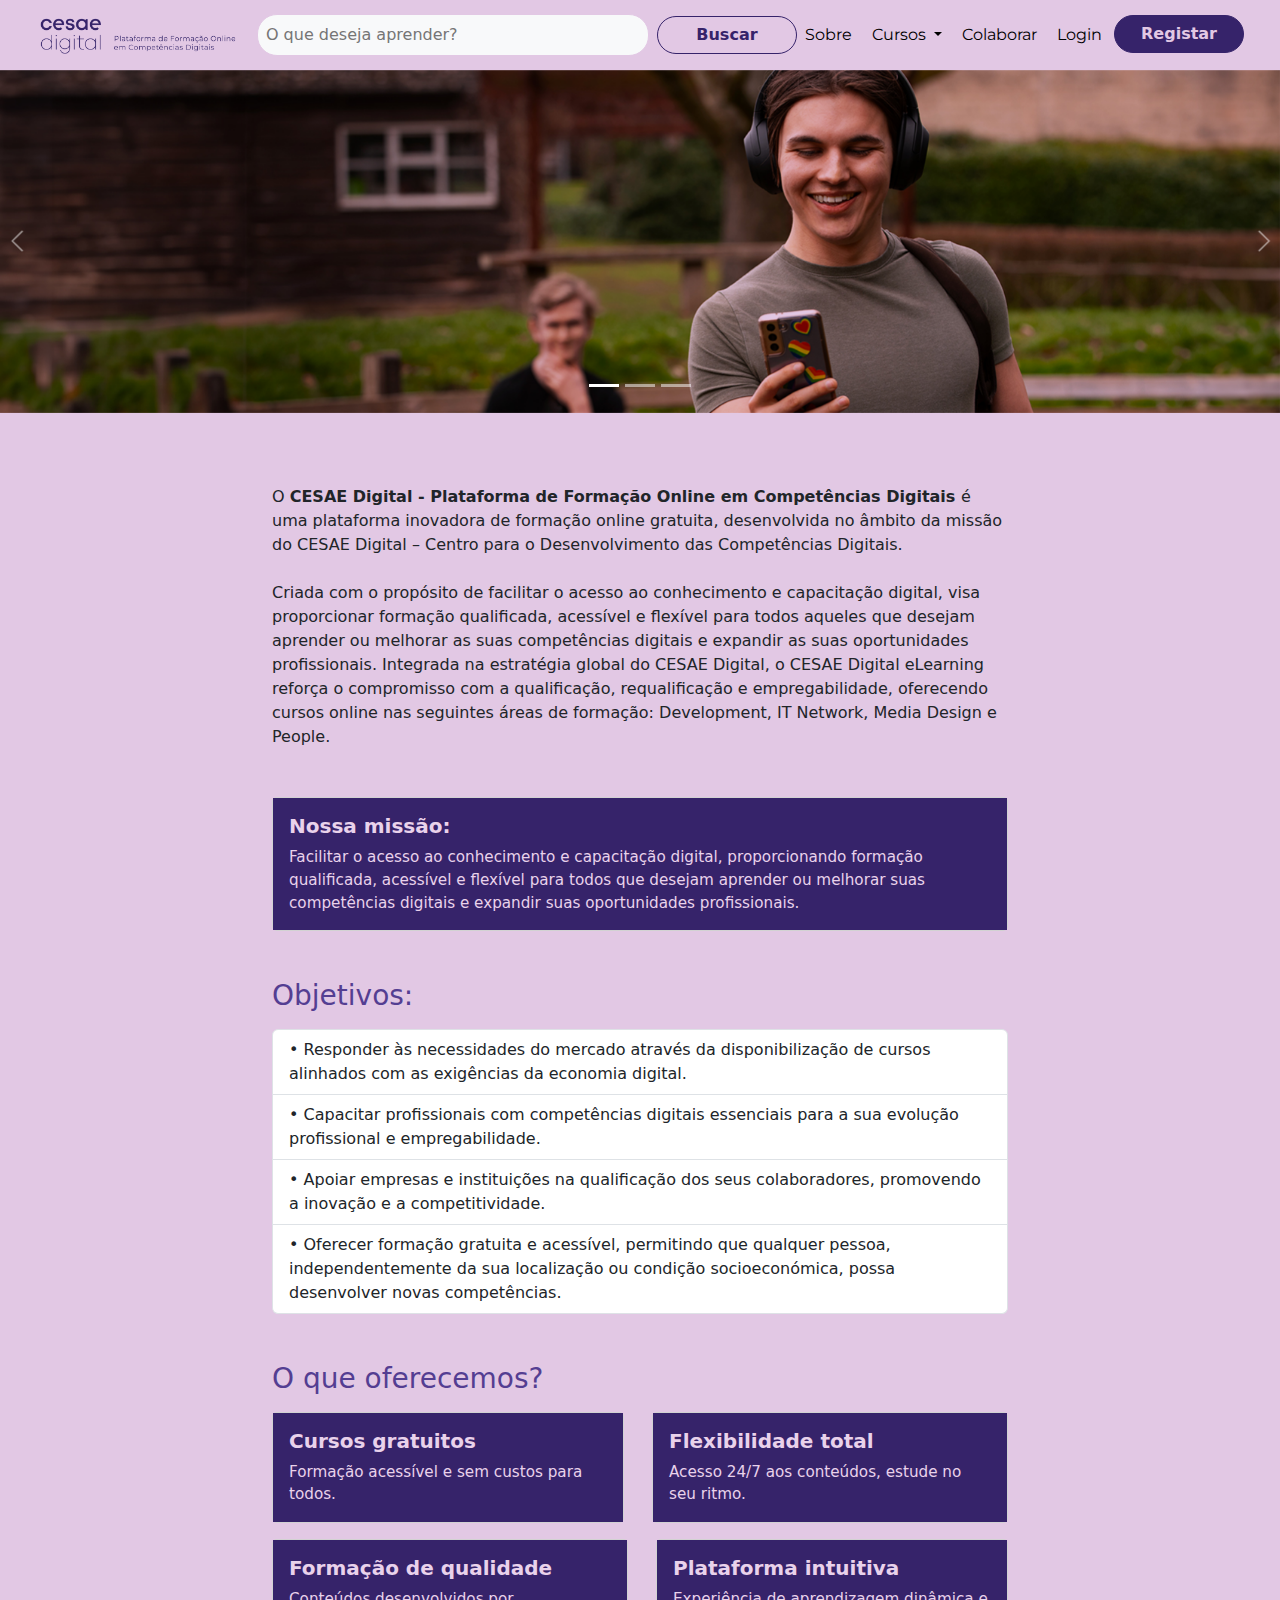
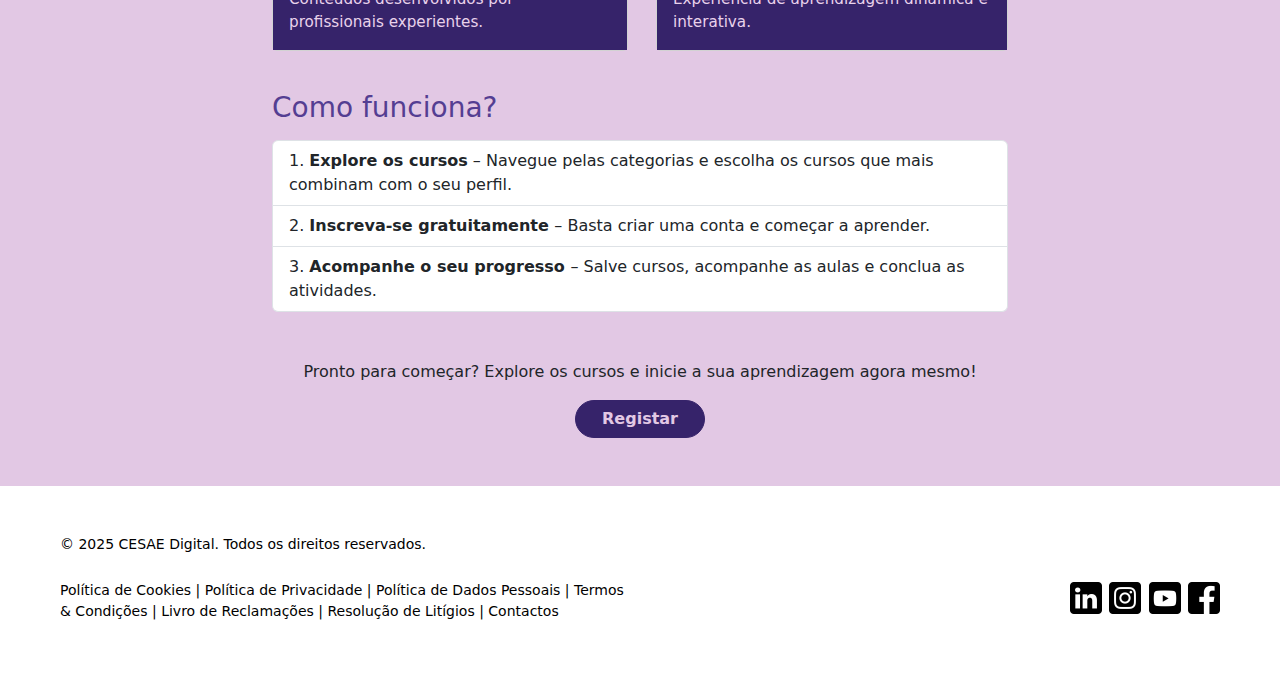
<file: sobre.html>
<!DOCTYPE html>
<html lang="pt">


<!-- HEAD -->

<head>

    <title>CESAE Digital Online Courses</title>
    <meta charset="UTF-8">
    <meta name="author" content="Thiago Oliveira, Pedro Bento, Ana Vale, Gonçalo Rio">

    <!-- CSS -->
    <link rel="stylesheet" href="styles.css">

    <!-- BOOTSTRAP -->
    <link href="https://cdn.jsdelivr.net/npm/bootstrap@5.3.3/dist/css/bootstrap.min.css" rel="stylesheet" integrity="sha384-QWTKZyjpPEjISv5WaRU9OFeRpok6YctnYmDr5pNlyT2bRjXh0JMhjY6hW+ALEwIH" crossorigin="anonymous">
    <script src="https://cdn.jsdelivr.net/npm/bootstrap@5.3.3/dist/js/bootstrap.bundle.min.js"></script>

    <!-- FONTS -->
    <link rel="preconnect" href="https://fonts.googleapis.com">
    <link rel="preconnect" href="https://fonts.gstatic.com" crossorigin>
    <link href="https://fonts.googleapis.com/css2?family=Montserrat:ital,wght@0,100..900;1,100..900&display=swap" rel="stylesheet">

    <!-- META TAG VIEWPORT (inserir para responsividade) -->
    <meta name="viewport" content="width=device-width, initial-scale=1.0">

</head>



<!-- BODY-->

<body>

    <!-- BARRA DE NAVEGAÇÃO-->

    <!-- 
    'navbar': barra de navegação 
    'navbar-expand-lg': expande a navbar em telas grandes (≥ 1024px) 
    'custom-navbar': classe personalizada para estilos adicionais
    'px-3 py-2': padding para telas pequenas
    'px-lg-5 py-lg-4': aumenta o padding para telas grandes (≥ 1024px)
    'd-flex': classe no Bootstrap usada p/ transformar o contêiner (ex: uma div) em um contêiner flexível que permite mais controle de alinhamento, distribuição e direção dos itens dentro dele, usando as propriedades do Flexbox.  
    -->
    <nav class="navbar navbar-expand-lg custom-navbar d-flex px-2 py-1 px-lg-4 py-lg-1">
        <div class="container-fluid">


            <!-- Logo responsivo -->  

            <!-- href="/" redireciona para a própria home -->
            <!-- img-fluid do Bootstrap garante que o logo se ajuste automaticamente ao tamanho da tela -->
            <!-- mais precisamente, classe img-fluid do Bootstrap aplica max-width: 100% e height: auto -->
            <a class="navbar-brand" href="/"> 
                <img src="resources/logo_alternativo.png" alt="Logo CESAE Digital" class="img-fluid logo">
            </a>

            <button class="navbar-toggler" type="button" data-bs-toggle="collapse" data-bs-target="#navbarNavDropdown" aria-controls="navbarNavDropdown" aria-expanded="false" aria-label="Toggle navigation">
                <span class="navbar-toggler-icon"></span>
            </button>


            <!-- Search bar -->
            <form class="form-inline my-2 my-lg-0">
                <input class="form-control-search mr-sm-2 search-type" type="search" placeholder="O que deseja aprender?" aria-label="Buscar">
                <button class="btn btn-outline-success my-2 my-sm-0 btn-search" type="submit">Buscar</button>
            </form>


            <!-- Links da barra de navegação -->
            <div class="collapse navbar-collapse" id="navbarNavDropdown">


                <!--
                ms-auto → é uma classe utilitária do Bootstrap que aplica uma margem automática à esquerda de um elemento.
                gap → Define um pequeno espaçamento padrão entre os itens.
                -->
                <ul class="navbar-nav gap-1 gap-md-1 gap-lg-1 ms-auto">

                    <!-- Link de sobre -->
                    <li class="nav-item">
                        <a class="nav-link" href="sobre.html">Sobre</a>
                    </li>

                    <!-- Dropdown de áreas -->
                    <li class="nav-item dropdown">
                        <a class="nav-link dropdown-toggle" href="index.html" role="button">
                            Cursos
                        </a>
                        <ul class="dropdown-menu">
                            <li><a class="dropdown-item" href="index.html">&nbsp;&nbsp;&nbsp;Development&nbsp;&nbsp;&nbsp;</a></li>
                            <li><a class="dropdown-item" href="index.html">&nbsp;&nbsp;&nbsp;IT Network&nbsp;&nbsp;&nbsp;</a></li>
                            <li><a class="dropdown-item" href="index.html">&nbsp;&nbsp;&nbsp;Media Design&nbsp;&nbsp;&nbsp;</a></li>
                            <li><a class="dropdown-item" href="index.html">&nbsp;&nbsp;&nbsp;People&nbsp;&nbsp;&nbsp;</a></li>
                        </ul>
                    </li>

                    <!-- Link de Colaborar -->
                    <li class="nav-item">
                        <a class="nav-link" href="colaborar.html">Colaborar</a>
                    </li>


                    <!-- Link de Login -->

                    <!--
                     - offcanvas: componente do Bootstrap que exibe conteúdo oculto fora da tela, geralmente em uma barra lateral, que aparece ao interagir com um botão ou outro gatilho.
                    - data-bs-toggle="offcanvas": define que o botão vai ativar o offcanvas
                    - data-bs-target="#offcanvasLogin": especifica o ID do offcanvas a ser aberto 
                    - aria-controls="offcanvasLogin">: vincula o botão ao offcanvas com esse ID 
                    -->
                    <li class="nav-item">
                        <a class="nav-link" data-bs-toggle="offcanvas" data-bs-target="#offcanvasLogin" aria-controls="offcanvasLogin">Login</a>
                    </li>


                    <!-- Botão de Registo -->

                    <!--
                    - O botão vira um link em telas menores (para não ficar esquisito).
                    - Para isso usamos d-none e d-lg-none.
                    - d-none e d-lg-none são classes do Bootstrap usadas para controlar a visibilidade de elementos com base no tamanho da tela.

                    - d-none: oculta o elemento em todos os tamanhos de tela.
                    - d-lg-block: Faz o elemento reaparecer como um bloco (display: block;) em telas grandes (lg) ou maiores (≥992px).

                    - offcanvas: componente do Bootstrap que exibe conteúdo oculto fora da tela, geralmente em uma barra lateral, que aparece ao interagir com um botão ou outro gatilho.
                    - data-bs-toggle="offcanvas": define que o botão vai ativar o offcanvas
                    - data-bs-target="##offcanvasRegister": especifica o ID do offcanvas a ser aberto 
                    - aria-controls="#offcanvasRegister">: vincula o botão ao offcanvas com esse ID 
                    -->

                    <li class="nav-item d-none d-lg-block">
                        <a class="btn btn-outline-primary my-2 my-sm-0 btn-register" data-bs-toggle="offcanvas" data-bs-target="#offcanvasRegister" aria-controls="#offcanvasRegister">Registar</a>
                    </li>


                    <!-- Link de Registo (para telas pequenas) -->
                    <li class="nav-item d-lg-none">
                        <a class="nav-link" data-bs-toggle="offcanvas" data-bs-target="#offcanvasRegister" aria-controls="#offcanvasRegister">Registar</a>
                    </li>

                </ul> 


            </div>
        </div>
    </nav>


    <!-- OFFCANVAS DE LOGIN E REGISTO -->

        <!-- Offcanvas para Login -->
        <div class="offcanvas offcanvas-end" tabindex="-1" id="offcanvasLogin" aria-labelledby="offcanvasLoginLabel">
            <div class="offcanvas-header mb-4">
                <h5 class="offcanvas-title  mt-5" id="offcanvasLoginLabel">Fazer login:</h5>
                <button type="button" class="btn-close" data-bs-dismiss="offcanvas" aria-label="Fechar"></button>
            </div>
            <div class="offcanvas-body">
                <!-- Formulário de Login -->
                <h5 class="mb-4" >Insira os seus dados:</h5>
                <form>
                    <div class="mb-3">
                        <label for="loginEmail" class="form-label">Email</label>
                        <input type="email" class="form-control" id="loginEmail" placeholder="Digite seu e-mail" required>
                    </div>
                    <div class="mb-3">
                        <label for="loginPassword" class="form-label">Senha</label>
                        <input type="password" class="form-control" id="loginPassword" placeholder="Digite sua senha" required>
                    </div>
                    <br>
                    <button type="submit" class="btn btn-offcanvas">Entrar</button>
                </form>
                <br>
                <p class="warning mt-4">Eu aceito os <a class="warning-link" href="https://www.cesaedigital.pt/fldrSite/pages/termsAndConditions.aspx">Termos e Condições</a> e a <a class="warning-link" href="https://www.cesaedigital.pt/fldrSite/pages/privacyPolicy.aspx">Política de Privacidade</a> da CESAE Digital. Está com problemas para entrar? Experimente visitar a nossa página de <a class="warning-link" href="https://www.cesaedigital.pt/fldrSite/pages/faqs.aspx">Perguntas Frequentes</a>.</p>
                <hr>
                <button class="btn btn-offcanvas-link" data-bs-toggle="offcanvas" data-bs-target="#offcanvasRegister" aria-controls="offcanvasRegister">Ainda não tem conta? Registe-se</button>
            </div>
            </div>
    
    
            <!-- Offcanvas para Registro -->
            <div class="offcanvas offcanvas-end" tabindex="-1" id="offcanvasRegister" aria-labelledby="offcanvasRegisterLabel">
                <div class="offcanvas-header mb-4">
                    <h5 class="offcanvas-title mt-5" id="offcanvasRegisterLabel">Fazer registo na CESAE:</h5>
                    <button type="button" class="btn-close" data-bs-dismiss="offcanvas" aria-label="Fechar"></button>
                </div>
                <div class="offcanvas-body">
                    <!-- Formulário de Registro -->
                    <h5 class="mb-2">Insira os seus dados:</h5>
                    <br>
                    <form>
                        <div class="mb-3">
                            <label for="registerEmail" class="form-label">Email</label>
                            <input type="email" class="form-control" id="registerEmail" placeholder="Digite seu e-mail" required>
                        </div>
                        <div class="mb-3">
                            <label for="registerPassword" class="form-label">Senha</label>
                            <input type="password" class="form-control" id="registerPassword" placeholder="Digite sua senha" required>
                        </div>
                        <div class="mb-3">
                            <label for="registerConfirmPassword" class="form-label">Confirmar Senha</label>
                            <input type="password" class="form-control" id="registerConfirmPassword" placeholder="Confirme sua senha" required>
                        </div>
                        <br>
                        <button type="submit" class="btn btn-offcanvas">Registar</button>
                    </form>
                    <br>
                    <p class="warning mt-4">Eu aceito os <a class="warning-link" href="https://www.cesaedigital.pt/fldrSite/pages/termsAndConditions.aspx">Termos e Condições</a> e a <a class="warning-link" href="https://www.cesaedigital.pt/fldrSite/pages/privacyPolicy.aspx">Política de Privacidade</a> da CESAE Digital. Está com problemas para entrar? Experimente visitar a nossa página de <a class="warning-link" href="https://www.cesaedigital.pt/fldrSite/pages/faqs.aspx">Perguntas Frequentes</a>.</p>
                    <hr>
                    <button class="btn btn-offcanvas-link" data-bs-toggle="offcanvas" data-bs-target="#offcanvasLogin" aria-controls="offcanvasLogin">Já tem conta? Faça login</button>
                </div>
            </div>


     <!-- CAROUSEL -->
    
    <!-- data-bs-interval="3000" dita o intervalo de tempo que o carousel leva para mudar para o próximo slide -->
    <!-- "mb-5" na class aplica uma "margin bottom" ao final do carousel -->
    <div id="carouselExampleFade" class="carousel slide carousel-fade mb-5 mb-md-5" data-bs-ride="carousel" data-bs-interval="3000">

        <!-- Carousel Indicators -->
        <div class="carousel-indicators">
            <button type="button" data-bs-target="#carouselExampleFade" data-bs-slide-to="0" class="active" aria-current="true" aria-label="Slide 1"></button>
            <button type="button" data-bs-target="#carouselExampleFade" data-bs-slide-to="1" aria-label="Slide 2"></button>
            <button type="button" data-bs-target="#carouselExampleFade" data-bs-slide-to="2" aria-label="Slide 3"></button>
        </div>
    
        <div class="carousel-inner">
            

            <!-- Image 1 -->
            <div class="carousel-item active">
                <img src="assets/carousel_1.jpg" class="d-block w-100" alt="">
            </div>

            <!-- Image 2 -->
            <div class="carousel-item">
                <img src="assets/carousel_2.jpg" class="d-block w-100" alt="">
            </div>

        </div>

        <!-- Carousel buttons -->
        <button class="carousel-control-prev" type="button" data-bs-target="#carouselExampleFade" data-bs-slide="prev">
            <span class="carousel-control-prev-icon" aria-hidden="true"></span>
            <span class="visually-hidden">Previous</span>
        </button>
        <button class="carousel-control-next" type="button" data-bs-target="#carouselExampleFade" data-bs-slide="next">
            <span class="carousel-control-next-icon" aria-hidden="true"></span>
            <span class="visually-hidden">Next</span>
        </button>

    </div>


    <!-- INÍCIO DO CONTEÚDO DA PÁGINA COM MARGENS -->

<!--
    Esta div envolve o conteúdo principal e aplica margens responsivas nas laterais:
    - mx-3: Aplica uma margem horizontal de 16px (valor padrão do Bootstrap) em todos os tamanhos de tela.
    - mx-md-4: Aplica uma margem horizontal de 24px (valor padrão do Bootstrap) em telas médias (largura mínima de 768px) e maiores.
    - m significa "margin" (margem).
    - x significa "eixo X" ou "horizontal" (esquerda e direita).
    - md = médio, sm = small, lg = large.
-->

<div class="content-wrapper mx-4 mx-md-5">  


 <!-- Sobre nós -->
 <div class="container mt-5">
 <br>
    
    <div class="row">
        <div class="col-md-8 offset-md-2">
            <p class="fs-6 fs-md-5 mb-1 mb-md-0">O <b>CESAE Digital - Plataforma de Formação Online em Competências Digitais </b>é uma plataforma inovadora de formação online gratuita, desenvolvida no âmbito da missão do CESAE Digital – Centro para o Desenvolvimento das Competências Digitais.</p>
            <br>
            <p class="fs-6 fs-md-5 mb-5 mb-md-5">Criada com o propósito de facilitar o acesso ao conhecimento e capacitação digital, visa proporcionar formação qualificada, acessível e flexível para todos aqueles que desejam aprender ou melhorar as suas competências digitais e expandir as suas oportunidades profissionais. Integrada na estratégia global do CESAE Digital, o CESAE Digital eLearning reforça o compromisso com a qualificação, requalificação e empregabilidade, oferecendo cursos online nas seguintes áreas de formação: Development, IT Network, Media Design e People.</p>

            
            <div class="card mt-3 mb-4">
                <div class="card-body py-3">
                    <h2 class="card-title">Nossa missão:</h2>
                    <p class="card-text">Facilitar o acesso ao conhecimento e capacitação digital, proporcionando formação qualificada, acessível e flexível para todos que desejam aprender ou melhorar suas competências digitais e expandir suas oportunidades profissionais.</p>
                </div>
            </div>
            
            <br>
            <h3 class="mb-3" style="color: #543e92;">Objetivos:</h3>
            <ul class="list-group mb-4">
                <li class="list-group-item">• Responder às necessidades do mercado através da disponibilização de cursos alinhados com as exigências da economia digital.</li>
                <li class="list-group-item">• Capacitar profissionais com competências digitais essenciais para a sua evolução profissional e empregabilidade.</li>
                <li class="list-group-item">• Apoiar empresas e instituições na qualificação dos seus colaboradores, promovendo a inovação e a competitividade.</li>
                <li class="list-group-item">• Oferecer formação gratuita e acessível, permitindo que qualquer pessoa, independentemente da sua localização ou condição socioeconómica, possa desenvolver novas competências.</li>
            </ul>

            <br>
            <h3 class="mb-3" style="color: #543e92;">O que oferecemos?</h3>
            <div class="row">
                <div class="col-md-6 mb-3">
                    <div class="card h-100">
                        <div class="card-body">
                            <h5 class="card-title">Cursos gratuitos</h5>
                            <p class="card-text">Formação acessível e sem custos para todos.</p>
                        </div>
                    </div>
                </div>
                <div class="col-md-6 mb-3">
                    <div class="card h-100">
                        <div class="card-body">
                            <h5 class="card-title">Flexibilidade total</h5>
                            <p class="card-text">Acesso 24/7 aos conteúdos, estude no seu ritmo.</p>
                        </div>
                    </div>
                </div>
                <div class="col-md-6 mb-3">
                    <div class="card h-100">
                        <div class="card-body">
                            <h5 class="card-title">Formação de qualidade</h5>
                            <p class="card-text">Conteúdos desenvolvidos por profissionais experientes.</p>
                        </div>
                    </div>
                </div>
                <div class="col-md-6 mb-3">
                    <div class="card h-100">
                        <div class="card-body">
                            <h5 class="card-title">Plataforma intuitiva</h5>
                            <p class="card-text">Experiência de aprendizagem dinâmica e interativa.</p>
                        </div>
                    </div>
                </div>
            </div>

            <br>
            <h3 class="mb-3" style="color: #543e92;">Como funciona?</h3>
            <ol class="list-group list-group-numbered mb-4">
                <li class="list-group-item"><b>Explore os cursos</b> – Navegue pelas categorias e escolha os cursos que mais combinam com o seu perfil.
                </li>
                <li class="list-group-item"><b>Inscreva-se gratuitamente </b>– Basta criar uma conta e começar a aprender.</li>
                <li class="list-group-item"><b>Acompanhe o seu progresso </b>– Salve cursos, acompanhe as aulas e conclua as atividades.</li>
            </ol>

            <div class="text-center mt-5 mb-5 md-mb-6">
                <p>Pronto para começar? Explore os cursos e inicie a sua aprendizagem agora mesmo!</p>

                <a class="btn btn-outline-primary my-2 my-sm-0 btn-register"
                role="button"
                data-bs-toggle="offcanvas"
                data-bs-target="#offcanvasRegister"
                aria-controls="offcanvasRegister">
                Registar
                </a>
            </div>

            
        </div>
    </div>
</div>






</div> <!-- FIM DO CONTEÚDO DA PÁGINA COM MARGEM APLICADA -->




<!-- FOOTER -->

<footer class="footer text-center py-5 px-5">
    <!-- 
    py → padding do eixo y (padding vertical) do footer todo.
    py-5 → py-5 aplica um padding vertical de 3rem (3rem = 48 pixels).
    
    py-0 -> 0rem (0px)
    py-1 -> 0.25rem (4px)
    py-2 -> 0.5rem (8px)
    py-3 -> 1rem (16px)
    py-4 -> 1.5rem (24px)
    py-5 -> 3rem (48px)
    -->
    
        <div class="container-fluid"> <!-- container-fluid faz ocupar toda a largura (width) da tela. -->
            <div class="row">
    
    
                <div class="col-md-6 text-center text-md-start">
                    <p class="mb-0 footer-text">© 2025 CESAE Digital. Todos os direitos reservados.</p>
                    <br>
                    <p class="mt-1 footer-links">
                        <a href="https://www.cesaedigital.pt/fldrSite/pages/cookies.aspx" class="footer-link">Política de Cookies</a> | 
                        <a href="https://www.cesaedigital.pt/fldrSite/pages/privacyPolicy.aspx" class="footer-link">Política de Privacidade</a> | 
                        <a href="https://www.cesaedigital.pt/fldrSite/pages/personalDataPolicy.aspx" class="footer-link">Política de Dados Pessoais</a> | 
                        <a href="https://www.cesaedigital.pt/fldrSite/pages/termsAndConditions.aspx" class="footer-link">Termos & Condições</a> | 
                        <a href="https://www.livroreclamacoes.pt/Inicio/" class="footer-link">Livro de Reclamações</a> | 
                        <a href="https://www.cniacc.pt/pt/" class="footer-link">Resolução de Litígios</a> | 
                        <a href="#" class="footer-link">Contactos</a>
                    </p>
                </div>
    
    
    
                 <!-- 
                text-center: alinha o texto ao centro em telas menores.
                text-md-start: Alinha o texto à esquerda (início) em telas médias ou maiores
                -->
    
                <!-- Ícones de redes sociais -->
                <div class="col-md-6 text-center text-md-end mt-4 mt-md-5">
                    <!-- Linkedin -->
                    <a href="https://www.linkedin.com/school/cesae-digital/posts/?feedView=all"><img src="assets/icon_linkedin.png" class="social-icon" alt="LinkedIn"></a>
                    <!-- Instagram -->
                    <a href="https://www.instagram.com/cesae.digital/"><img src="assets/icon_instagram.png" class="social-icon" alt="Instagram"></a>
                    <!-- Youtube -->
                    <a href="https://www.youtube.com/@cesaedigital"><img src="assets/icon_youtube.png" class="social-icon" alt="YouTube"></a>
                    <!-- Facebook -->
                    <a href="https://www.facebook.com/CesaeDigital"><img src="assets/icon_facebook.png" class="social-icon" alt="Facebook"></a>
                </div>
    
    
            </div>
        </div>
        
    </footer>


    <!-- Link para o arquivo JS -->
    <script src="scripts/scripts.js"></script>
    
    
    </body>
</file>
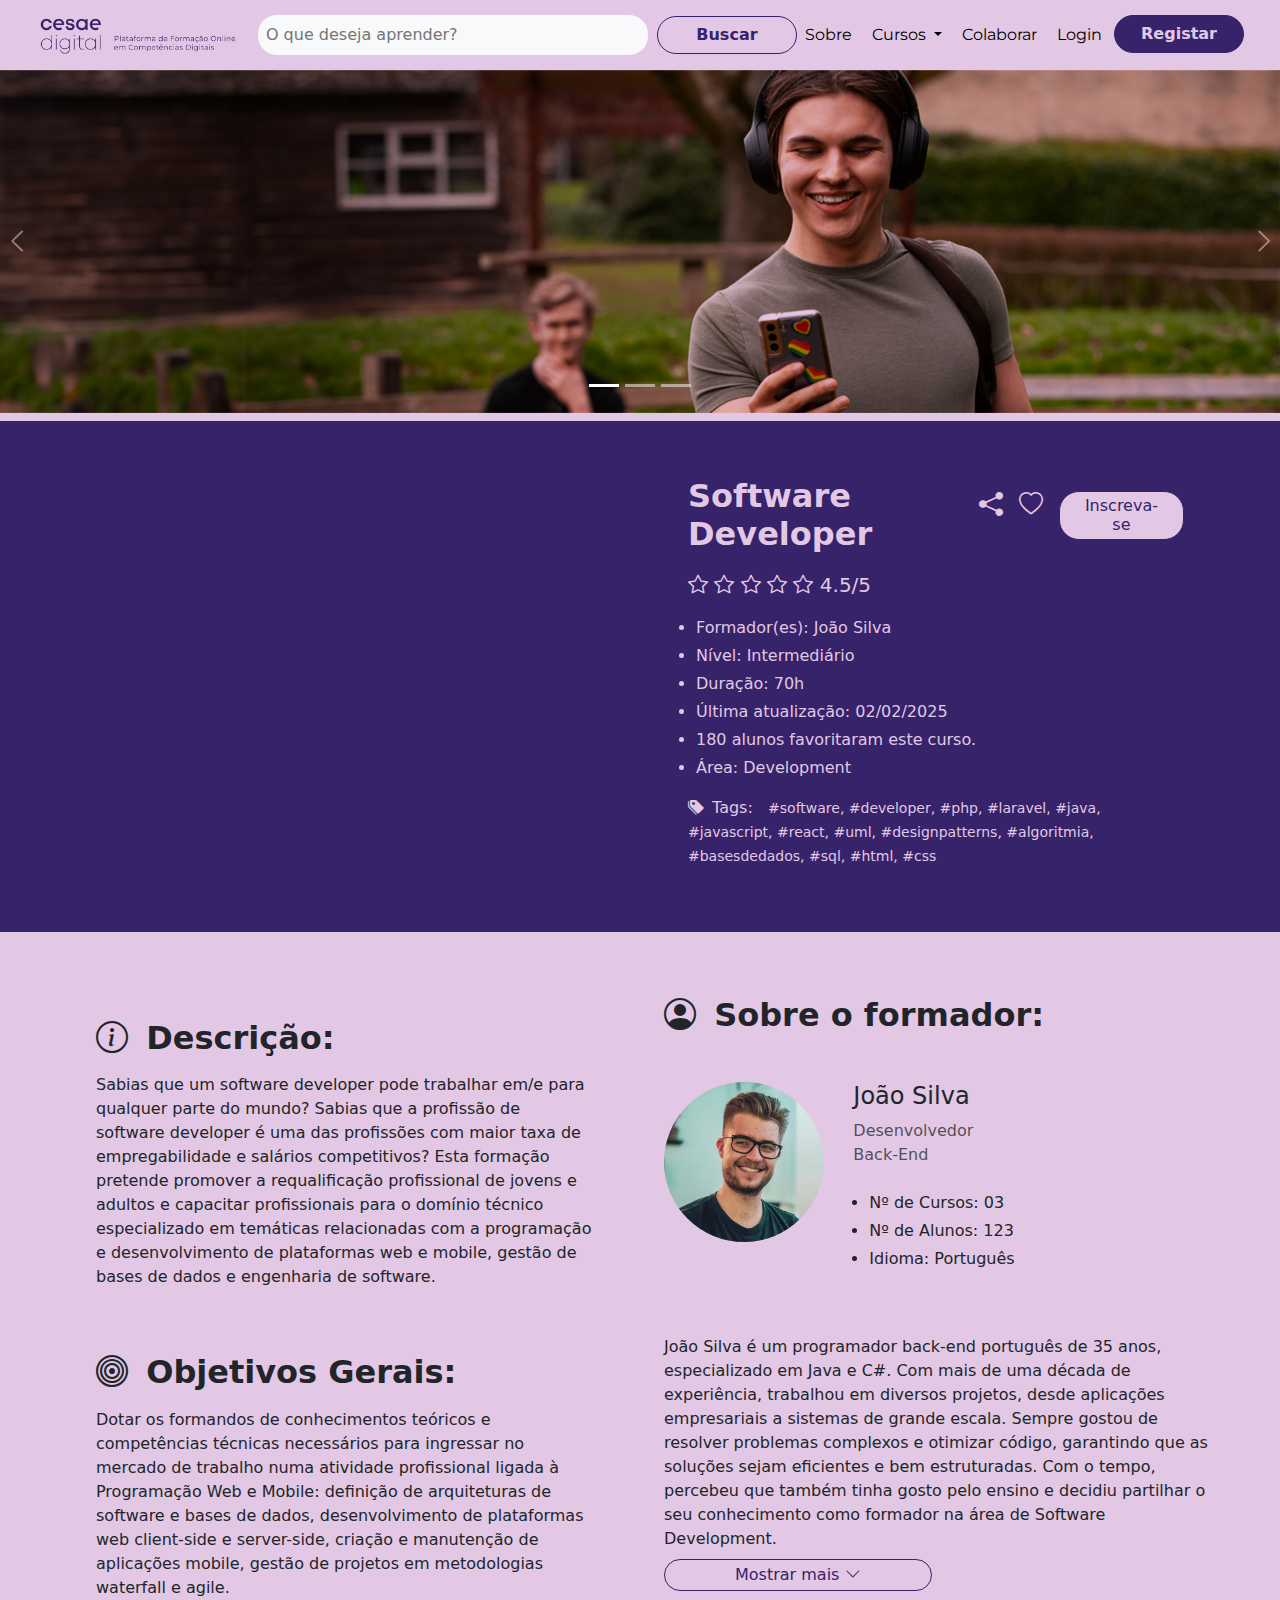
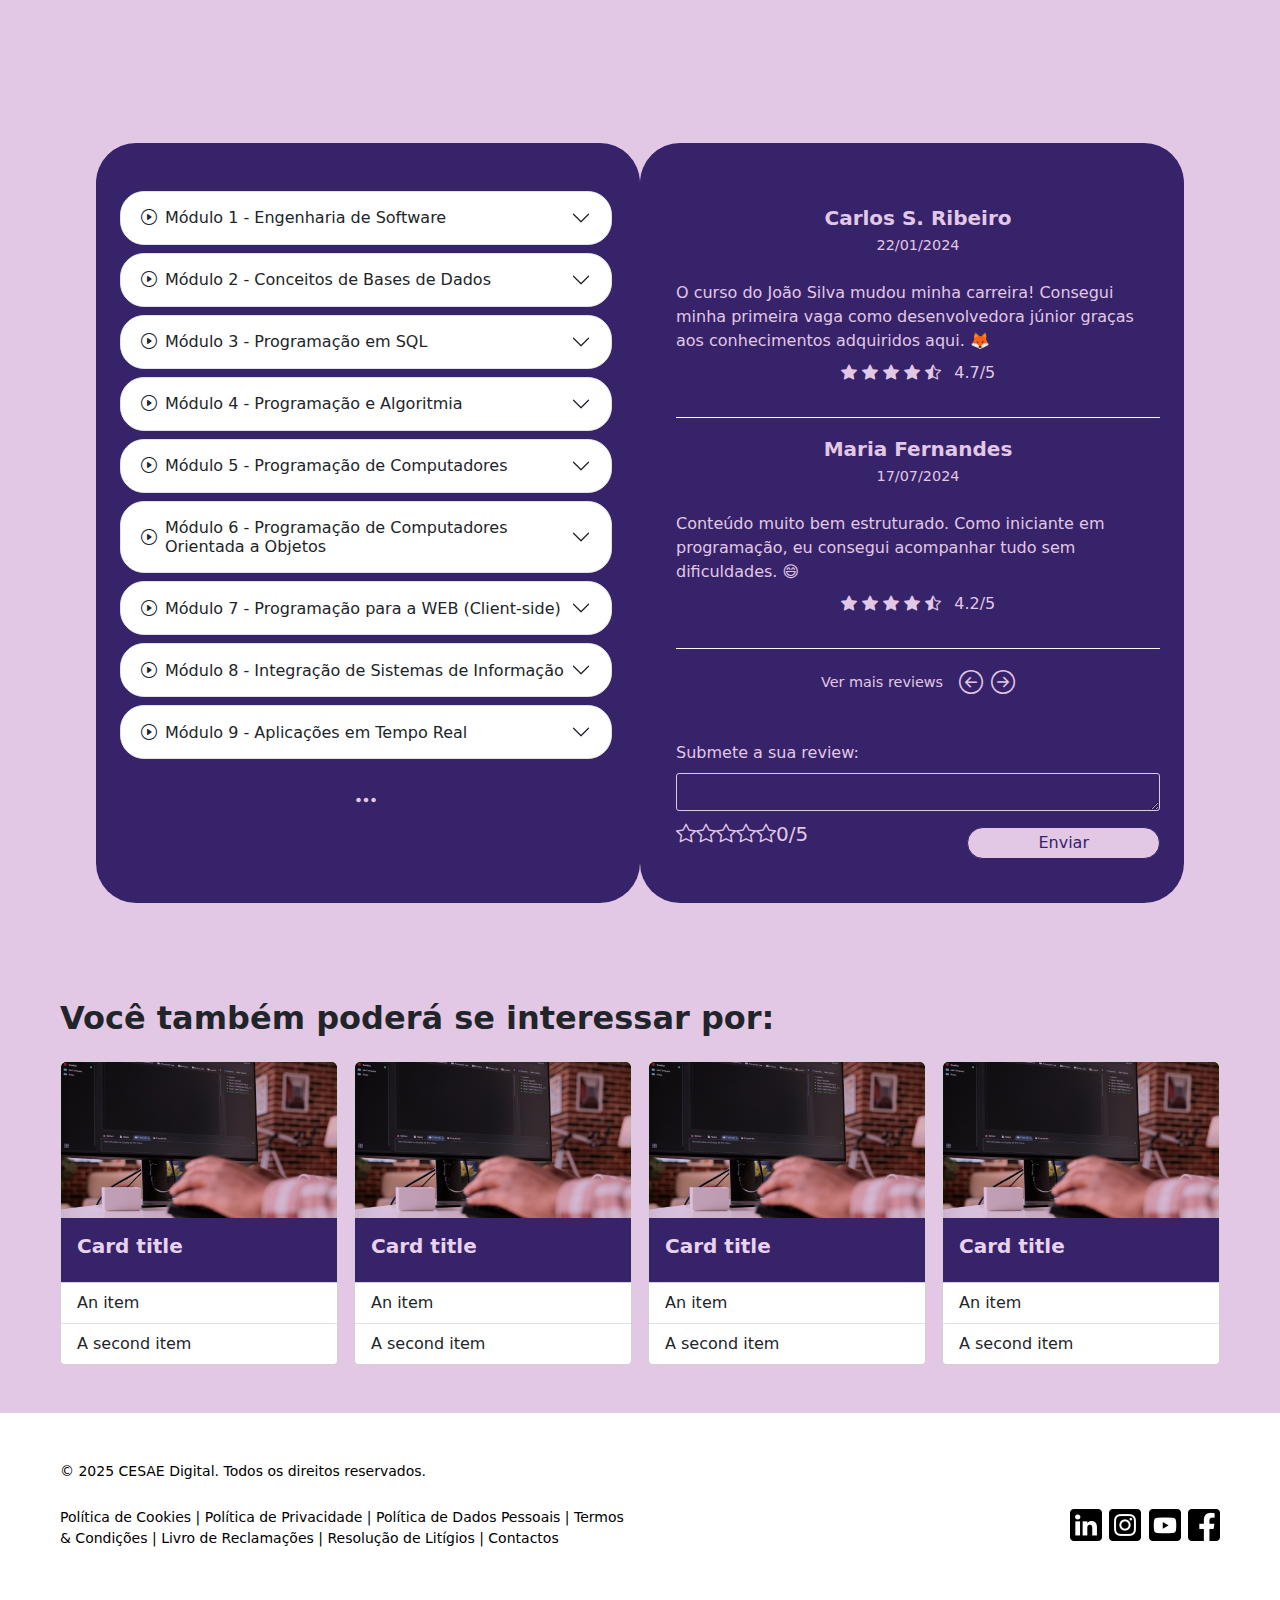
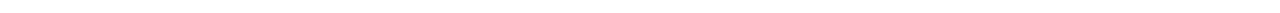
<file: videoaula.html>
<!DOCTYPE html>
<html lang="pt">


<!-- HEAD -->

<head>

    <title>CESAE Digital Online Courses</title>
    <meta charset="UTF-8">
    <meta name="author" content="Thiago Oliveira, Pedro Bento, Ana Vale, Gonçalo Rio">

    <!-- CSS -->
    <link rel="stylesheet" href="styles.css">

    <!-- BOOTSTRAP -->
    <link href="https://cdn.jsdelivr.net/npm/bootstrap@5.3.3/dist/css/bootstrap.min.css" rel="stylesheet" integrity="sha384-QWTKZyjpPEjISv5WaRU9OFeRpok6YctnYmDr5pNlyT2bRjXh0JMhjY6hW+ALEwIH" crossorigin="anonymous">
    <script src="https://cdn.jsdelivr.net/npm/bootstrap@5.3.3/dist/js/bootstrap.bundle.min.js"></script>

    <!-- FONTS -->
    <link rel="preconnect" href="https://fonts.googleapis.com">
    <link rel="preconnect" href="https://fonts.gstatic.com" crossorigin>
    <link href="https://fonts.googleapis.com/css2?family=Montserrat:ital,wght@0,100..900;1,100..900&display=swap" rel="stylesheet">

    <!-- META TAG VIEWPORT (inserir para responsividade) -->
    <meta name="viewport" content="width=device-width, initial-scale=1.0">

    <!-- Link para o Bootstrap Icons -->
    <link href="https://cdn.jsdelivr.net/npm/bootstrap-icons/font/bootstrap-icons.css" rel="stylesheet">

</head>



<!-- BODY-->

<body>

    <!-- BARRA DE NAVEGAÇÃO-->

    <!-- 
    'navbar': barra de navegação 
    'navbar-expand-lg': expande a navbar em telas grandes (≥ 1024px) 
    'custom-navbar': classe personalizada para estilos adicionais
    'px-3 py-2': padding para telas pequenas
    'px-lg-5 py-lg-4': aumenta o padding para telas grandes (≥ 1024px)
    'd-flex': classe no Bootstrap usada p/ transformar o contêiner (ex: uma div) em um contêiner flexível que permite mais controle de alinhamento, distribuição e direção dos itens dentro dele, usando as propriedades do Flexbox.  
    -->
    <nav class="navbar navbar-expand-lg custom-navbar d-flex px-2 py-1 px-lg-4 py-lg-1">
        <div class="container-fluid">


            <!-- Logo responsivo -->  

            <!-- href="/" redireciona para a própria home -->
            <!-- img-fluid do Bootstrap garante que o logo se ajuste automaticamente ao tamanho da tela -->
            <!-- mais precisamente, classe img-fluid do Bootstrap aplica max-width: 100% e height: auto -->
            <a class="navbar-brand" href="index.html"> 
                <img src="resources/logo_alternativo.png" alt="Logo CESAE Digital" class="img-fluid logo">
            </a>

            <button class="navbar-toggler" type="button" data-bs-toggle="collapse" data-bs-target="#navbarNavDropdown" aria-controls="navbarNavDropdown" aria-expanded="false" aria-label="Toggle navigation">
                <span class="navbar-toggler-icon"></span>
            </button>


            <!-- Search bar -->
            <form class="form-inline my-2 my-lg-0">
                <input class="form-control-search mr-sm-2 search-type" type="search" placeholder="O que deseja aprender?" aria-label="Buscar">
                <button class="btn btn-outline-success my-2 my-sm-0 btn-search" type="submit">Buscar</button>
            </form>


            <!-- Links da barra de navegação -->
            <div class="collapse navbar-collapse" id="navbarNavDropdown">


                <!--
                ms-auto → é uma classe utilitária do Bootstrap que aplica uma margem automática à esquerda de um elemento.
                gap → Define um pequeno espaçamento padrão entre os itens.
                -->
                <ul class="navbar-nav gap-1 gap-md-1 gap-lg-1 ms-auto">

                    <!-- Link de sobre -->
                    <li class="nav-item">
                        <a class="nav-link" href="sobre.html">Sobre</a>
                    </li>

                    <!-- Dropdown de áreas -->
                    <li class="nav-item dropdown">
                        <a class="nav-link dropdown-toggle" href="cursos.html" role="button" data-bs-toggle="dropdown" aria-expanded="false" onclick="window.location.href='cursos.html'">
                            Cursos
                        </a>
                        <ul class="dropdown-menu">
                            <li><a class="dropdown-item" href="delopment.html">&nbsp;&nbsp;&nbsp;Development&nbsp;&nbsp;&nbsp;</a></li>
                            <li><a class="dropdown-item" href="itnetwork.html">&nbsp;&nbsp;&nbsp;IT Network&nbsp;&nbsp;&nbsp;</a></li>
                            <li><a class="dropdown-item" href="mediadesign.html">&nbsp;&nbsp;&nbsp;Media Design&nbsp;&nbsp;&nbsp;</a></li>
                            <li><a class="dropdown-item" href="people.html">&nbsp;&nbsp;&nbsp;People&nbsp;&nbsp;&nbsp;</a></li>
                        </ul>
                    </li>
                    <!-- Link de Colaborar -->
                    <li class="nav-item">
                        <a class="nav-link" href="colaborar.html">Colaborar</a>
                    </li>


                    <!-- Link de Login -->

                    <!--
                     - offcanvas: componente do Bootstrap que exibe conteúdo oculto fora da tela, geralmente em uma barra lateral, que aparece ao interagir com um botão ou outro gatilho.
                    - data-bs-toggle="offcanvas": define que o botão vai ativar o offcanvas
                    - data-bs-target="#offcanvasLogin": especifica o ID do offcanvas a ser aberto 
                    - aria-controls="offcanvasLogin">: vincula o botão ao offcanvas com esse ID 
                    -->
                    <li class="nav-item">
                        <a class="nav-link" data-bs-toggle="offcanvas" data-bs-target="#offcanvasLogin" aria-controls="offcanvasLogin">Login</a>
                    </li>



                    <!-- Botão de Registo -->

                    <!--
                    - O botão vira um link em telas menores (para não ficar esquisito).
                    - Para isso usamos d-none e d-lg-none.
                    - d-none e d-lg-none são classes do Bootstrap usadas para controlar a visibilidade de elementos com base no tamanho da tela.

                    - d-none: oculta o elemento em todos os tamanhos de tela.
                    - d-lg-block: Faz o elemento reaparecer como um bloco (display: block;) em telas grandes (lg) ou maiores (≥992px).

                    - offcanvas: componente do Bootstrap que exibe conteúdo oculto fora da tela, geralmente em uma barra lateral, que aparece ao interagir com um botão ou outro gatilho.
                    - data-bs-toggle="offcanvas": define que o botão vai ativar o offcanvas
                    - data-bs-target="##offcanvasRegister": especifica o ID do offcanvas a ser aberto 
                    - aria-controls="#offcanvasRegister">: vincula o botão ao offcanvas com esse ID 
                    -->

                    <li class="nav-item d-none d-lg-block">
                        <a class="btn btn-outline-primary my-2 my-sm-0 btn-register" data-bs-toggle="offcanvas" data-bs-target="#offcanvasRegister" aria-controls="#offcanvasRegister">Registar</a>
                    </li>


                    <!-- Link de Registo (para telas pequenas) -->
                    <li class="nav-item d-lg-none">
                        <a class="nav-link" data-bs-toggle="offcanvas" data-bs-target="#offcanvasRegister" aria-controls="#offcanvasRegister">Registar</a>
                    </li>

                </ul> 


            </div>
        </div>
    </nav>



    <!-- OFFCANVAS DE LOGIN E REGISTO -->

        <!-- Offcanvas para Login -->
        <div class="offcanvas offcanvas-end" tabindex="-1" id="offcanvasLogin" aria-labelledby="offcanvasLoginLabel">
            <div class="offcanvas-header mb-4">
                <h5 class="offcanvas-title  mt-5" id="offcanvasLoginLabel">Fazer login:</h5>
                <button type="button" class="btn-close" data-bs-dismiss="offcanvas" aria-label="Fechar"></button>
            </div>
            <div class="offcanvas-body">
                <!-- Formulário de Login -->
                <h5 class="mb-4" >Insira os seus dados:</h5>
                <form>
                    <div class="mb-3">
                        <label for="loginEmail" class="form-label">Email</label>
                        <input type="email" class="form-control" id="loginEmail" placeholder="Digite seu e-mail" required>
                    </div>
                    <div class="mb-3">
                        <label for="loginPassword" class="form-label">Senha</label>
                        <input type="password" class="form-control" id="loginPassword" placeholder="Digite sua senha" required>
                    </div>
                    <br>
                    <button type="submit" class="btn btn-offcanvas">Entrar</button>
                </form>
                <br>
                <p class="warning mt-4">Eu aceito os <a class="warning-link" href="https://www.cesaedigital.pt/fldrSite/pages/termsAndConditions.aspx">Termos e Condições</a> e a <a class="warning-link" href="https://www.cesaedigital.pt/fldrSite/pages/privacyPolicy.aspx">Política de Privacidade</a> da CESAE Digital. Está com problemas para entrar? Experimente visitar a nossa página de <a class="warning-link" href="https://www.cesaedigital.pt/fldrSite/pages/faqs.aspx">Perguntas Frequentes</a>.</p>
                <hr>
                <button class="btn btn-offcanvas-link" data-bs-toggle="offcanvas" data-bs-target="#offcanvasRegister" aria-controls="offcanvasRegister">Ainda não tem conta? Registe-se</button>
            </div>
            </div>
    
    
            <!-- Offcanvas para Registro -->
            <div class="offcanvas offcanvas-end" tabindex="-1" id="offcanvasRegister" aria-labelledby="offcanvasRegisterLabel">
                <div class="offcanvas-header mb-4">
                    <h5 class="offcanvas-title mt-5" id="offcanvasRegisterLabel">Fazer registo na CESAE:</h5>
                    <button type="button" class="btn-close" data-bs-dismiss="offcanvas" aria-label="Fechar"></button>
                </div>
                <div class="offcanvas-body">
                    <!-- Formulário de Registro -->
                    <h5 class="mb-2">Insira os seus dados:</h5>
                    <br>
                    <form>
                        <div class="mb-3">
                            <label for="registerEmail" class="form-label">Email</label>
                            <input type="email" class="form-control" id="registerEmail" placeholder="Digite seu e-mail" required>
                        </div>
                        <div class="mb-3">
                            <label for="registerPassword" class="form-label">Senha</label>
                            <input type="password" class="form-control" id="registerPassword" placeholder="Digite sua senha" required>
                        </div>
                        <div class="mb-3">
                            <label for="registerConfirmPassword" class="form-label">Confirmar Senha</label>
                            <input type="password" class="form-control" id="registerConfirmPassword" placeholder="Confirme sua senha" required>
                        </div>
                        <br>
                        <button type="submit" class="btn btn-offcanvas">Registar</button>
                    </form>
                    <br>
                    <p class="warning mt-4">Eu aceito os <a class="warning-link" href="https://www.cesaedigital.pt/fldrSite/pages/termsAndConditions.aspx">Termos e Condições</a> e a <a class="warning-link" href="https://www.cesaedigital.pt/fldrSite/pages/privacyPolicy.aspx">Política de Privacidade</a> da CESAE Digital. Está com problemas para entrar? Experimente visitar a nossa página de <a class="warning-link" href="https://www.cesaedigital.pt/fldrSite/pages/faqs.aspx">Perguntas Frequentes</a>.</p>
                    <hr>
                    <button class="btn btn-offcanvas-link" data-bs-toggle="offcanvas" data-bs-target="#offcanvasLogin" aria-controls="offcanvasLogin">Já tem conta? Faça login</button>
                </div>
            </div>




     <!-- CAROUSEL -->
    
    <!-- data-bs-interval="3000" dita o intervalo de tempo que o carousel leva para mudar para o próximo slide -->
    <!-- "mb-5" na class aplica uma "margin bottom" ao final do carousel -->
    <div id="carouselExampleFade" class="carousel slide carousel-fade mb-3 mb-md-2" data-bs-ride="carousel" data-bs-interval="3000">

        <!-- Carousel Indicators -->
        <div class="carousel-indicators">
            <button type="button" data-bs-target="#carouselExampleFade" data-bs-slide-to="0" class="active" aria-current="true" aria-label="Slide 1"></button>
            <button type="button" data-bs-target="#carouselExampleFade" data-bs-slide-to="1" aria-label="Slide 2"></button>
            <button type="button" data-bs-target="#carouselExampleFade" data-bs-slide-to="2" aria-label="Slide 3"></button>
        </div>
    
        <div class="carousel-inner">
            

            <!-- Image 1 -->
            <div class="carousel-item active">
                <img src="assets/carousel_1.jpg" class="d-block w-100" alt="">
            </div>

            <!-- Image 2 -->
            <div class="carousel-item">
                <img src="assets/carousel_2.jpg" class="d-block w-100" alt="">
            </div>

        </div>

        <!-- Carousel buttons -->
        <button class="carousel-control-prev" type="button" data-bs-target="#carouselExampleFade" data-bs-slide="prev">
            <span class="carousel-control-prev-icon" aria-hidden="true"></span>
            <span class="visually-hidden">Previous</span>
        </button>
        <button class="carousel-control-next" type="button" data-bs-target="#carouselExampleFade" data-bs-slide="next">
            <span class="carousel-control-next-icon" aria-hidden="true"></span>
            <span class="visually-hidden">Next</span>
        </button>

    </div>



<!-- PLAYER + DESCRIÇÃO -->

<section class="content-box px-sm-3 px-md-5 py-5">
    
    <div class="container-fluid"> <!-- A classe container-fluid cria um contêiner que ocupa 100% da largura da viewport -->
        <div class="row">


            <!-- Vídeo responsivo 16:9 -->

            <!-- 
            A opção .ratio do Bootstrap ajusta automaticamente a altura dos elementos <iframe>, <video>, <embed>, etc.
            Ele faz isso mantendo uma proporção específica, como 16:9, 4:3, 1:1, 21:9, sem precisar de CSS personalizado.
            -->
            <div class="col-md-6">
                <div class="ratio ratio-16x9">
                    <iframe 
                        src="https://www.youtube.com/embed/dzrNLxvEuP4?controls=0&modestbranding=1&rel=0&disablekb=1&fs=0" 
                        frameborder="0" 
                        allowfullscreen>
                    </iframe>
                </div>
            </div>
            
            
            
            

            <!-- Área Descritiva -->

            <!--
            p -> padding
            px -> padding no eixo x (horizontal)
            px-md-5 -> padding no eixo x (horizontal) de 5rem (80px) em telas médias (md = ≥768px)
            px-sm-0 -> padding no eixo x (horizontal) de 0rem (0px) em telas pequenas (sm = ≥576px)
            ps -> padding start (esquerda)
            pe -> padding end (direita)

            d-flex -> display flex, ativa o Flexbox no elemento
            Flexbox -> modelo de layout no CSS que facilita o alinhamento e distribuição de espaço entre itens dentro de um contêiner.Permite que os itens se ajustem automaticamente para preencher o espaço disponível de forma eficiente e responsiva.
            "d-flex" sozinho já define flex-direction: row (fileira) (que é o padrão do Flexbox), ou seja, diz respeito a um alinhamento horizontal sempre.
            flex-column -> flex direction column, organiza os elementos filhos verticalmente (em coluna). É preciso inserir isso na frente de d-flex sozinho para que ele faça um alinhamento vertical (column) ao invés do padrão horizontal (row).
            justify-content-center -> centraliza o conteúdo verticalmente dentro da coluna.
            text-center -> alinhamento de texto no centro
            -->

            <div class="col-md-6 d-flex flex-column justify-content-center text-start px-md-5 custom-sm-padding">
                
                <!-- Título do curso -->
                <h2 class="fs-2 fs-md-2 fs-lg-1 mt-5 mt-md-2 mb-4 mb-md-3 d-flex align-items-center gap-4">
                    <b>Software Developer</b>


                    <!-- Outras opções: Compartilhar + Adicionar + Favoritar -->

                    <!--
                    Inserir ícones Bootstrap:
                    "bi" representa o prefixo para os ícones do Bootstrap
                    "bi-name" representa o nome do ícone desejado.
                    Exemplos com diferentes tamanhos:
                    <i class="bi bi-house fs-1"></i>   ->   Ícone maior
                    <i class="bi bi-phone fs-3"></i>   ->   Ícone médio
                    <i class="bi bi-person fs-6"></i>  ->   Ícone pequeno 

                    Aceda à lista de icones em: https://icons.getbootstrap.com/ para escolher um ícone.
                    Não esqueça de inserir o link do Bootstrap Icons no <header> do HTML!

                    "gap" adiciona espaçamento entre os itens filhos de um contêiner flexível. Vai de 1 até 5.
                    -->

                    <div class="d-flex gap-3 course-icon">
                        <!-- COMPARTILHAR -->
                        <i class="bi bi-share-fill fs-4"></i>
                
                        <!-- FAVORITAR -->
                        <i class="bi bi-heart fs-4" id="heart-icon"></i>

                        <!-- INSCREVER-SE -->
                        <button class="fs-6 fs-md-2 py-1 subscribe">Inscreva-se</button>
                    </div>

                </h2>


                <!-- Rating (Estrelas 0-5.0)-->

                <!-- 
                Classe lead no Bootstrap é usada para estilizar um parágrafo, tornando-o mais destacado, geralmente com uma fonte maior e mais espaçada.
                "bi" representa o prefixo para os ícones do Bootstrap
                "bi-name" representa o nome do ícone desejado.

                <span> é um elemento inline do HTML usado para agrupar e estilizar pequenos trechos de texto ou conteúdo dentro de uma linha, sem quebrar o fluxo (ou seja, sem ter que dar quebra de linha para ser inserido).
                "data-value" é um atributo usado p/ armazenar informações extras no elemento (como um ID, valor numérico, etc.).
                Serve para, por exemplo, identificar que 1 estrela (ícone) tem o valor "1" (em um sistema de avaliação de 1 a 5).
                data-value pode ser acessado via JavaScript ou CSS para criar interações (ex.: mudar cor ao clicar).
                -->
                <div class="star-rating lead mb-3">

                    <!-- Estrelas clicáveis -->
                    <i class="bi bi-star" data-value="1"></i>
                    <i class="bi bi-star" data-value="2"></i>
                    <i class="bi bi-star" data-value="3"></i>
                    <i class="bi bi-star" data-value="4"></i>
                    <i class="bi bi-star" data-value="5"></i>

                    <!-- Mostra a média de todas as avaliações recebidas até o momento (ex: "4.5/5") -->
                    <span class="rating-text">4.5/5</span>

                </div>
                

                <!-- Descrições -->
                <ul class="ps-2"> <!-- ps -> padding start (lado esquerdo)-->
                    <li class="fs-6 fs-md-5 mb-1">Formador(es): João Silva</li>
                    <li class="fs-6 fs-md-5 mb-1">Nível: Intermediário</li>
                    <li class="fs-6 fs-md-5 mb-1">Duração: 70h</li>
                    <li class="fs-6 fs-md-5 mb-1">Última atualização: 02/02/2025</li>
                    <li class="fs-6 fs-md-5 mb-1">180 alunos favoritaram este curso.</li>
                    <li class="fs-6 fs-md-5 mb-0">Área: Development</li>
                </ul>

                
                <!-- Tags -->
                <p class="fs-6 fs-md-5 tags">
                    <i class="bi bi-tags-fill me-2"></i>Tags:&nbsp;&nbsp;
                    <small>
                        <a href="#software">#software</a>, 
                        <a href="#developer">#developer</a>, 
                        <a href="#php">#php</a>, 
                        <a href="#laravel">#laravel</a>, 
                        <a href="#java">#java</a>, 
                        <a href="#javascript">#javascript</a>, 
                        <a href="#react">#react</a>, 
                        <a href="#uml">#uml</a>, 
                        <a href="#designpatterns">#designpatterns</a>, 
                        <a href="#algoritmia">#algoritmia</a>, 
                        <a href="#basesdedados">#basesdedados</a>, 
                        <a href="#sql">#sql</a>, 
                        <a href="#html">#html</a>, 
                        <a href="#css">#css</a>
                    </small>
                </p>

            </div>
            


        </div> 
    </div>

</section>




    <!-- INÍCIO DO CONTEÚDO DA PÁGINA COM MARGENS -->

<!--
    Esta div envolve o conteúdo principal e aplica margens responsivas nas laterais:
    - mx-3: Aplica uma margem horizontal de 16px (valor padrão do Bootstrap) em todos os tamanhos de tela.
    - mx-md-4: Aplica uma margem horizontal de 24px (valor padrão do Bootstrap) em telas médias (largura mínima de 768px) e maiores.
    - m significa "margin" (margem).
    - x significa "eixo X" ou "horizontal" (esquerda e direita).
    - md = médio, sm = small, lg = large.
-->

<div class="content-wrapper mx-4 mx-md-5">  



    <!-- DESCRIÇÃO EXTENSA E OBJETIVOS GERAIS -->

    <div class="container-fluid"> <!-- A classe container-fluid cria um contêiner que ocupa 100% da largura da viewport -->
        <div class="row">

            <!--
            p -> padding
            px -> padding no eixo x (horizontal)
            px-md-5 -> padding no eixo x (horizontal) de 5rem (80px) em telas médias (md = ≥768px)
            px-sm-0 -> padding no eixo x (horizontal) de 0rem (0px) em telas pequenas (sm = ≥576px)

            d-flex -> display flex, ativa o Flexbox no elemento
            flex-column -> flex direction column, organiza os elementos filhos verticalmente (em coluna).
            justify-content-center -> centraliza o conteúdo verticalmente dentro da coluna.
            -->

            <div class="col-md-6 d-flex flex-column justify-content-center text-start px-md-5 px-sm-0">

                <!-- Descrição -->
                <h2 class="fs-2 fs-md-2 fs-lg-1 mb-4 mb-md-3 mt-5">
                    <i class="bi bi-info-circle me-2"></i>
                    <b>Descrição:</b>
                    <!-- bi bi-info-circle -> ícone de informação-->
                    <!-- me -> margin end, para separar um pouco o ícone do título-->
                    <!-- OBS: apesar de usarmos a tag <i>, esta é a forma correta e semântica de inserir ícones de web fonts (como Bootstrap Icons), e não tem relação com itálico nesse contexto.-->
                </h2>
                <p class="fs-6 fs-md-5">Sabias que um software developer pode trabalhar em/e para qualquer parte do mundo? Sabias que a profissão de software developer é uma das profissões com maior taxa de empregabilidade e salários competitivos? Esta formação pretende promover a requalificação profissional de jovens e adultos e capacitar profissionais para o domínio técnico especializado em temáticas relacionadas com a programação e desenvolvimento de plataformas web e mobile, gestão de bases de dados e engenharia de software.</p>


                <!-- Objetivos Gerais:-->
                <h2 class="fs-2 fs-md-2 fs-lg-1 mb-4 mb-md-3 mt-5">
                    <i class="bi bi-bullseye me-2"></i>
                    <b>Objetivos Gerais:</b>
                    <!-- bi bi-info-circle -> ícone de informação-->
                    <!-- me -> margin end, para separar um pouco o ícone do título-->
                    <!-- OBS: apesar de usarmos a tag <i>, esta é a forma correta e semântica de inserir ícones de web fonts (como Bootstrap Icons), e não tem relação com itálico nesse contexto.-->
                </h2>
                <p class="fs-6 fs-md-5 mb-5">Dotar os formandos de conhecimentos teóricos e competências técnicas necessários para ingressar no mercado de trabalho numa atividade profissional ligada à Programação Web e Mobile: definição de arquiteturas de software e bases de dados, desenvolvimento de plataformas web client-side e server-side, criação e manutenção de aplicações mobile, gestão de projetos em metodologias waterfall e agile.</p>

            </div>



            <!-- FORMADOR: -->

            <div class="col-md-6">
                <div class="container py-5 mt-3 mt-md-3">
                    <h2 class="text-left mb-5">
                        <i class="bi bi-person-circle me-2"></i>
                        <b>Sobre o formador:</b>
                        <!-- bi bi-info-circle -> ícone de informação-->
                        <!-- me -> margin end, para separar um pouco o ícone do título-->
                        <!-- OBS: apesar de usarmos a tag <i>, esta é a forma correta e semântica de inserir ícones de web fonts (como Bootstrap Icons), e não tem relação com itálico nesse contexto.-->
                    </h2>

                    <!-- 
                    g → gutter (espaçamento entre as colunas)
                    x → eixo x (horizontal)
                    gx-2 gx-md-4 gx-lg-5 → Espaçamento entre as colunas em telas pequenas, grandes e médias respectivamente
                    EXTRA: gy-2 é adicionado para diminuir o espaçamento entre os testemunhos em telas pequenas, quando os cards fica em cima um do outro.
                    -->

                    <div class="row">


                        <!-- Detalhes do formador -->
                        <div class="col-md-4 text-left mb-5">
                            <img src="assets/formador.jpg" class="rounded-circle mb-3 img-fluid testemunho-img" alt="Aluno 2">
                        </div>
                        <div class="col-md-4 text-left mb-5">

                            <h4>João Silva</h4>
                            
                            <p class="text-muted mb-4">Desenvolvedor Back-End</p>

                            <ul class="ps-3"> <!-- ps -> padding start (lado esquerdo)-->
                                <li class="fs-6 fs-md-5 mb-1">Nº de Cursos: 03</li>
                                <li class="fs-6 fs-md-5 mb-1">Nº de Alunos: 123</li>
                                <li class="fs-6 fs-md-5 mb-0">Idioma: Português</li>
                            </ul>
                            
                        </div>

                        <div class="col-md-12 text-left mb-5">
                            <!-- Texto visível (primeira parte) -->
                            <p class="mb-0">
                                João Silva é um programador back-end português de 35 anos, especializado em Java e C#. Com mais de uma década de experiência, trabalhou em diversos projetos, desde aplicações empresariais a sistemas de grande escala. Sempre gostou de resolver problemas complexos e otimizar código, garantindo que as soluções sejam eficientes e bem estruturadas. Com o tempo, percebeu que também tinha gosto pelo ensino e decidiu partilhar o seu conhecimento como formador na área de Software Development. 
                            </p>
                            
                            <!-- Texto oculto no collapse -->
                            <div class="collapse" id="joaoBio"><br>
                                <p class="mb-0">
                                   Nas suas aulas, procura ir além da teoria, trazendo exemplos práticos do dia a dia de um programador e mostrando como as boas práticas fazem a diferença no desenvolvimento de software. João acredita que a programação não se resume apenas a escrever código, mas sim a pensar de forma lógica e estruturada para resolver problemas do mundo real. No seu percurso como formador, tem ajudado alunos a desenvolverem não só competências técnicas, mas também uma mentalidade analítica e crítica, essencial para qualquer programador.
                                </p>
                            </div>
                            
                            <!-- Botão Mostrar mais/menos -->
                            <a class="btn-teacher d-inline-block mt-2" data-bs-toggle="collapse" href="#joaoBio" role="button">
                                Mostrar mais <i class="bi bi-chevron-down"></i>
                            </a>
                        </div>

            </div>



        </div> 
    </div>
    



    <!-- ACCORDION COM AULAS E MÓDULOS -->

    <section class="mt-2 px-5 py-5 custom-margin">
    
        <div class="container-fluid"> <!-- A classe container-fluid cria um contêiner que ocupa 100% da largura da viewport -->
            <div class="row">


                <!-- Lista de Módulos-->
                
                <div class="content-box box-videos col-md-6">
                    <div class="container mt-5">
                        <div class="accordion" id="modulosAccordion">

                            <!-- Módulo 1 -->
                            <div class="accordion-item border mb-2">
                                <h2 class="accordion-header">
                                    <button class="accordion-button collapsed" type="button" data-bs-toggle="collapse" data-bs-target="#modulo1">
                                        <i class="bi bi-play-circle me-2"></i> Módulo 1 - Engenharia de Software
                                    </button>
                                </h2>
                                <div id="modulo1" class="accordion-collapse collapse" data-bs-parent="#modulosAccordion">
                                    <div class="accordion-body">
                                        <div class="d-flex justify-content-between align-items-center py-2 border-bottom">
                                            <div>
                                                <i class="bi bi-play-circle-fill text-primary me-2"></i>
                                                <span>Fundamentos da Engenharia de Software</span>
                                            </div>
                                            <a href="#" class="btn btn-sm btn-outline-primary ver-video" data-title="Fundamentos da Engenharia de Software" data-video="dzrNLxvEuP4">Ver</a>
                                        </div>
                                        
                                        <div class="d-flex justify-content-between align-items-center py-2 border-bottom">
                                            <div>
                                                <i class="bi bi-play-circle-fill text-primary me-2"></i>
                                                <span>Modelos de Desenvolvimento de Software</span>
                                            </div>
                                            <a href="#" class="btn btn-sm btn-outline-primary ver-video" data-title="Modelos de Desenvolvimento de Software" data-video="dzrNLxvEuP4">Ver</a>
                                        </div>
                                        
                                        <div class="d-flex justify-content-between align-items-center py-2">
                                            <div>
                                                <i class="bi bi-play-circle-fill text-primary me-2"></i>
                                                <span>Princípios de Qualidade e Manutenção de Software</span>
                                            </div>
                                            <a href="#" class="btn btn-sm btn-outline-primary ver-video" data-title="Princípios de Qualidade e Manutenção de Software" data-video="dzrNLxvEuP4">Ver</a>
                                        </div>
                                    </div>
                                </div>
                            </div>

                            <!-- Módulo 2 -->
                            <div class="accordion-item border mb-2">
                                <h2 class="accordion-header">
                                    <button class="accordion-button collapsed" type="button" data-bs-toggle="collapse" data-bs-target="#modulo2">
                                        <i class="bi bi-play-circle me-2"></i> Módulo 2 - Conceitos de Bases de Dados
                                    </button>
                                </h2>
                                <div id="modulo2" class="accordion-collapse collapse" data-bs-parent="#modulosAccordion">
                                    <div class="accordion-body">
                                        <div class="d-flex justify-content-between align-items-center py-2 border-bottom">
                                            <div>
                                                <i class="bi bi-play-circle-fill text-primary me-2"></i>
                                                <span>Introdução a Bases de Dados e Modelagem</span>
                                            </div>
                                            <a href="#" class="btn btn-sm btn-outline-primary ver-video" data-title="Introdução a Bases de Dados e Modelagem" data-video="dzrNLxvEuP4">Ver</a>
                                        </div>
                                        
                                        <div class="d-flex justify-content-between align-items-center py-2 border-bottom">
                                            <div>
                                                <i class="bi bi-play-circle-fill text-primary me-2"></i>
                                                <span>Normalização e Integridade dos Dados</span>
                                            </div>
                                            <a href="#" class="btn btn-sm btn-outline-primary ver-video" data-title="Normalizaçã o e Integridade dos Dados" data-video="dzrNLxvEuP4">Ver</a>
                                        </div>
                                        
                                        <div class="d-flex justify-content-between align-items-center py-2">
                                            <div>
                                                <i class="bi bi-play-circle-fill text-primary me-2"></i>
                                                <span>Sistemas de Gestão de Bases de Dados</span>
                                            </div>
                                            <a href="#" class="btn btn-sm btn-outline-primary ver-video" data-title="Sistemas de Gestão de Bases de Dados" data-video="dzrNLxvEuP4">Ver</a>
                                        </div>
                                    </div>
                                </div>
                            </div>

                            <!-- Módulo 3 -->
                            <div class="accordion-item border mb-2">
                                <h2 class="accordion-header">
                                    <button class="accordion-button collapsed" type="button" data-bs-toggle="collapse" data-bs-target="#modulo3">
                                        <i class="bi bi-play-circle me-2"></i> Módulo 3 - Programação em SQL
                                    </button>
                                </h2>
                                <div id="modulo3" class="accordion-collapse collapse" data-bs-parent="#modulosAccordion">
                                    <div class="accordion-body">
                                        <div class="d-flex justify-content-between align-items-center py-2 border-bottom">
                                            <div>
                                                <i class="bi bi-play-circle-fill text-primary me-2"></i>
                                                <span>Comandos Básicos e Consultas em SQL</span>
                                            </div>
                                            <a href="#" class="btn btn-sm btn-outline-primary ver-video" data-title="Comandos Básicos e Consultas em SQL" data-video="dzrNLxvEuP4">Ver</a>
                                        </div>
                                        
                                        <div class="d-flex justify-content-between align-items-center py-2 border-bottom">
                                            <div>
                                                <i class="bi bi-play-circle-fill text-primary me-2"></i>
                                                <span>Manipulação de Dados e Funções Agregadas</span>
                                            </div>
                                            <a href="#" class="btn btn-sm btn-outline-primary ver-video" data-title="Manipulação de Dados e Funções Agregadas" data-video="dzrNLxvEuP4">Ver</a>
                                        </div>
                                        
                                        <div class="d-flex justify-content-between align-items-center py-2">
                                            <div>
                                                <i class="bi bi-play-circle-fill text-primary me-2"></i>
                                                <span>Stored Procedures e Triggers</span>
                                            </div>
                                            <a href="#" class="btn btn-sm btn-outline-primary ver-video" data-title="Stored Procedures e Triggers" data-video="dzrNLxvEuP4">Ver</a>
                                        </div>
                                    </div>
                                </div>
                            </div>

                            <!-- Módulo 4 -->
                            <div class="accordion-item border mb-2">
                                <h2 class="accordion-header">
                                    <button class="accordion-button collapsed" type="button" data-bs-toggle="collapse" data-bs-target="#modulo4">
                                        <i class="bi bi-play-circle me-2"></i> Módulo 4 - Programação e Algoritmia
                                    </button>
                                </h2>
                                <div id="modulo4" class="accordion-collapse collapse" data-bs-parent="#modulosAccordion">
                                    <div class="accordion-body">
                                        <div class="d-flex justify-content-between align-items-center py-2 border-bottom">
                                            <div>
                                                <i class="bi bi-play-circle-fill text-primary me-2"></i>
                                                <span>Estruturas de Controle e Dados</span>
                                            </div>
                                            <a href="#" class="btn btn-sm btn-outline-primary ver-video" data-title="Estruturas de Controle e Dados" data-video="dzrNLxvEuP4">Ver</a>
                                        </div>
                                        
                                        <div class="d-flex justify-content-between align-items-center py-2 border-bottom">
                                            <div>
                                                <i class="bi bi-play-circle-fill text-primary me-2"></i>
                                                <span>Introdução a Algoritmos e Pseudocódigo</span>
                                            </div>
                                            <a href="#" class="btn btn-sm btn-outline-primary ver-video" data-title="Introdução a Algoritmos e Pseudocódigo" data-video="dzrNLxvEuP4">Ver</a>
                                        </div>
                                        
                                        <div class="d-flex justify-content-between align-items-center py-2">
                                            <div>
                                                <i class="bi bi-play-circle-fill text-primary me-2"></i>
                                                <span>Recursão e Complexidade Algorítmica</span>
                                            </div>
                                            <a href="#" class="btn btn-sm btn-outline-primary ver-video" data-title="Recursão e Complexidade Algorítmica" data-video="dzrNLxvEuP4">Ver</a>
                                        </div>
                                    </div>
                                </div>
                            </div>

                            <!-- Módulo 5 -->
                            <div class="accordion-item border mb-2">
                                <h2 class="accordion-header">
                                    <button class="accordion-button collapsed" type="button" data-bs-toggle="collapse" data-bs-target="#modulo5">
                                        <i class="bi bi-play-circle me-2"></i> Módulo 5 - Programação de Computadores
                                    </button>
                                </h2>
                                <div id="modulo5" class="accordion-collapse collapse" data-bs-parent="#modulosAccordion">
                                    <div class="accordion-body">
                                        <div class="d-flex justify-content-between align-items-center py-2 border-bottom">
                                            <div>
                                                <i class="bi bi-play-circle-fill text-primary me-2"></i>
                                                <span>Estruturas de Dados e Variáveis</span>
                                            </div>
                                            <a href="#" class="btn btn-sm btn-outline-primary ver-video" data-title="Estruturas de Dados e Variáveis" data-video="dzrNLxvEuP4">Ver</a>
                                        </div>
                                        
                                        <div class="d-flex justify-content-between align-items-center py-2 border-bottom">
                                            <div>
                                                <i class="bi bi-play-circle-fill text-primary me-2"></i>
                                                <span>Controle de Fluxo e Estruturas Condicionais</span>
                                            </div>
                                            <a href="#" class="btn btn-sm btn-outline-primary ver-video" data-title="Controle de Fluxo e Estruturas Condicionais" data-video="dzrNLxvEuP4">Ver</a>
                                        </div>
                                        
                                        <div class="d-flex justify-content-between align-items-center py-2">
                                            <div>
                                                <i class="bi bi-play-circle-fill text-primary me-2"></i>
                                                <span>Entrada, Saída e Manipulação de Ficheiros</span>
                                            </div>
                                            <a href="#" class="btn btn-sm btn-outline-primary ver-video" data-title="Entrada, Saída e Manipulação de Ficheiros" data-video="dzrNLxvEuP4">Ver</a>
                                        </div>
                                    </div>
                                </div>
                            </div>

                            <!-- Módulo 6 -->
                            <div class="accordion-item border mb-2">
                                <h2 class="accordion-header">
                                    <button class="accordion-button collapsed" type="button" data-bs-toggle="collapse" data-bs-target="#modulo6">
                                        <i class="bi bi-play-circle me-2"></i> Módulo 6 - Programação de Computadores Orientada a Objetos
                                    </button>
                                </h2>
                                <div id="modulo6" class="accordion-collapse collapse" data-bs-parent="#modulosAccordion">
                                    <div class="accordion-body">
                                        <div class="d-flex justify-content-between align-items-center py-2 border-bottom">
                                            <div>
                                                <i class="bi bi-play-circle-fill text-primary me-2"></i>
                                                <span>Princípios da Programação Orientada a Objetos</span>
                                            </div>
                                            <a href="#" class="btn btn-sm btn-outline-primary ver-video" data-title="Princípios da Programação Orientada a Objetos" data-video="dzrNLxvEuP4">Ver</a>
                                        </div>
                                        
                                        <div class="d-flex justify-content-between align-items-center py-2 border-bottom">
                                            <div>
                                                <i class="bi bi-play-circle-fill text-primary me-2"></i>
                                                <span>Herança, Polimorfismo e Encapsulamento</span>
                                            </div>
                                            <a href="#" class="btn btn-sm btn-outline-primary ver-video" data-title="Herança, Polimorfismo e Encapsulamento" data-video="dzrNLxvEuP4">Ver</a>
                                        </div>
                                        
                                        <div class="d-flex justify-content-between align-items-center py-2">
                                            <div>
                                                <i class="bi bi-play-circle-fill text-primary me-2"></i>
                                                <span>Classes, Objetos e Métodos</span>
                                            </div>
                                            <a href="#" class="btn btn-sm btn-outline-primary ver-video" data-title="Classes, Objetos e Métodos" data-video="dzrNLxvEuP4">Ver</a>
                                        </div>
                                    </div>
                                </div>
                            </div>

                            <!-- Módulo 7 -->
                            <div class="accordion-item border mb-2">
                                <h2 class="accordion-header">
                                    <button class="accordion-button collapsed" type="button" data-bs-toggle="collapse" data-bs-target="#modulo7">
                                        <i class="bi bi-play-circle me-2"></i> Módulo 7 - Programação para a WEB (Client-side)
                                    </button>
                                </h2>
                                <div id="modulo7" class="accordion-collapse collapse" data-bs-parent="#modulosAccordion">
                                    <div class="accordion-body">
                                        <div class="d-flex justify-content-between align-items-center py-2 border-bottom">
                                            <div>
                                                <i class="bi bi-play-circle-fill text-primary me-2"></i>
                                                <span>Fundamentos de HTML, CSS e JavaScript</span>
                                            </div>
                                            <a href="#" class="btn btn-sm btn-outline-primary ver-video" data-title="Fundamentos de HTML, CSS e JavaScript" data-video="dzrNLxvEuP4">Ver</a>
                                        </div>
                                        
                                        <div class="d-flex justify-content-between align-items-center py-2 border-bottom">
                                            <div>
                                                <i class="bi bi-play-circle-fill text-primary me-2"></i>
                                                <span>Manipulação do DOM e Eventos</span>
                                            </div>
                                            <a href="#" class="btn btn-sm btn-outline-primary ver-video" data-title="Manipulação do DOM e Eventos" data-video="dzrNLxvEuP4">Ver</a>
                                        </div>
                                        
                                        <div class="d-flex justify-content-between align-items-center py-2">
                                            <div>
                                                <i class="bi bi-play-circle-fill text-primary me-2"></i>
                                                <span>Frameworks e Bibliotecas Front-end</span>
                                            </div>
                                            <a href="#" class="btn btn-sm btn-outline-primary ver-video" data-title="Frameworks e Bibliotecas Front-end" data-video="dzrNLxvEuP4">Ver</a>
                                        </div>
                                    </div>
                                </div>
                            </div>

                            <!-- Módulo 8 -->
                            <div class="accordion-item border mb-2">
                                <h2 class="accordion-header">
                                    <button class="accordion-button collapsed" type="button" data-bs-toggle="collapse" data-bs-target="#modulo8">
                                        <i class="bi bi-play-circle me-2"></i> Módulo 8 - Integração de Sistemas de Informação
                                    </button>
                                </h2>
                                <div id="modulo8" class="accordion-collapse collapse" data-bs-parent="#modulosAccordion">
                                    <div class="accordion-body">
                                        <div class="d-flex justify-content-between align-items-center py-2 border-bottom">
                                            <div>
                                                <i class="bi bi-play-circle-fill text-primary me-2"></i>
                                                <span>Arquitetura e Comunicação entre Sistemas</span>
                                            </div>
                                            <a href="#" class="btn btn-sm btn-outline-primary ver-video" data-title="Arquitetura e Comunicação entre Sistemas" data-video="dzrNLxvEuP4">Ver</a>
                                        </div>
                                        
                                        <div class="d-flex justify-content-between align-items-center py-2 border-bottom">
                                            <div>
                                                <i class="bi bi-play-circle-fill text-primary me-2"></i>
                                                <span>APIs e Serviços Web</span>
                                            </div>
                                            <a href="#" class="btn btn-sm btn-outline-primary ver-video" data-title="APIs e Serviços Web" data-video="dzrNLxvEuP4">Ver</a>
                                        </div>
                                        
                                        <div class="d-flex justify-content-between align-items-center py-2">
                                            <div>
                                                <i class="bi bi-play-circle-fill text-primary me-2"></i>
                                                <span>Segurança e Boas Práticas na Integração</span>
                                            </div>
                                            <a href="#" class="btn btn-sm btn-outline-primary ver-video" data-title="Segurança e Boas Práticas na Integração" data-video="dzrNLxvEuP4">Ver</a>
                                        </div>
                                    </div>
                                </div>
                            </div>

                            <!-- Módulo 9 -->
                            <div class="accordion-item border mb-4">
                                <h2 class="accordion-header">
                                    <button class="accordion-button collapsed" type="button" data-bs-toggle="collapse" data-bs-target="#modulo9">
                                        <i class="bi bi-play-circle me-2"></i> Módulo 9 - Aplicações em Tempo Real
                                    </button>
                                </h2>
                                <div id="modulo9" class="accordion-collapse collapse" data-bs-parent="#modulosAccordion">
                                    <div class="accordion-body">
                                        <div class="d-flex justify-content-between align-items-center py-2 border-bottom">
                                            <div>
                                                <i class="bi bi-play-circle-fill text-primary me-2"></i>
                                                <span>WebSockets e Comunicação em Tempo Real</span>
                                            </div>
                                            <a href="#" class="btn btn-sm btn-outline-primary ver-video" data-title="WebSockets e Comunicação em Tempo Real" data-video="dzrNLxvEuP4">Ver</a>
                                        </div>

                                        <div class="d-flex justify-content-between align-items-center py-2 border-bottom">
                                            <div>
                                                <i class="bi bi-play-circle-fill text-primary me-2"></i>
                                                <span>Streaming de Dados e Atualizações Automáticas</span>
                                            </div>
                                            <a href="#" class="btn btn-sm btn-outline-primary ver-video" data-title="Streaming de Dados e Atualizações Automáticas" data-video="dzrNLxvEuP4">Ver</a>
                                        </div>

                                        <div class="d-flex justify-content-between align-items-center py-2">
                                            <div>
                                                <i class="bi bi-play-circle-fill text-primary me-2"></i>
                                                <span>Monitoramento de Aplicações em Tempo Real</span>
                                            </div>
                                            <a href="#" class="btn btn-sm btn-outline-primary ver-video" data-title="Monitoramento de Aplicações em Tempo Real" data-video="dzrNLxvEuP4">Ver</a>
                                        </div>
                                    </div>
                                </div>
                            </div>
                            
                            <i class="bi bi-three-dots mt-2 fs-4"></i>


                        </div>
                    </div> 
                </div>

               
                

                <!-- LISTA DE REVIEWS -->

 
                <div class="content-box box-reviews col-md-6 ps-lg-4">
                    <div class="container mt-4">

                        <!-- Lista de Reviews -->
                        <div class="reviews-list mb-4">
                            
                            <!-- Review 1 -->
                            <div class="review-item py-3 border-bottom border-light">
                                <div class="fw-bold fs-5">Carlos S. Ribeiro</div>
                                <small class="text-util">22/01/2024</small>
                                <p class="mt-4 mb-2 line-clamp comment">O curso do João Silva mudou minha carreira! Consegui minha primeira vaga como desenvolvedora júnior graças aos conhecimentos adquiridos aqui. 🦊</p>

                                <div class="star-rating mb-3">

                                <!-- Estrelas estáticas (4.7/5) -->
                                <i class="bi bi-star-fill"></i>
                                <i class="bi bi-star-fill"></i>
                                <i class="bi bi-star-fill"></i>
                                <i class="bi bi-star-fill"></i>
                                <i class="bi bi-star-half"></i>
                                <span class="ms-2">4.7/5</span>

                                </div>
                            </div>

                
                            <!-- Review 2 -->
                            <div class="review-item py-3 border-bottom border-light">
                                <div class="fw-bold fs-5">Maria Fernandes</div>
                                <small class="text-util">17/07/2024</small>
                                <p class="mt-4 mb-2 line-clamp comment">Conteúdo muito bem estruturado. Como iniciante em programação, eu consegui acompanhar tudo sem dificuldades. 😄</p>

                            
                                <div class="star-rating mb-3">

                                <!-- Estrelas estáticas (4.2/5) -->
                                <i class="bi bi-star-fill"></i>
                                <i class="bi bi-star-fill"></i>
                                <i class="bi bi-star-fill"></i>
                                <i class="bi bi-star-fill"></i>
                                <i class="bi bi-star-half"></i>
                                <span class="ms-2">4.2/5</span>

                                </div>
                            </div>
                
                            <!-- Controles de Navegação -->
                            <div class="d-flex justify-content-center align-items-center py-3">
                                <span class="text-light me-3">Ver mais reviews</span>
                                <a href="#" class="nav-arrow me-2">
                                    <i class="bi bi-arrow-left-circle fs-4"></i>
                                </a>
                                <a href="#" class="nav-arrow">
                                    <i class="bi bi-arrow-right-circle fs-4"></i>
                                </a>
                            </div>
                        </div>
                
                    
                        <!-- Box de Adicionar Review -->
                        <form>
                            <div class="mb-2 mt-4">
                                <label for="propostaFormacao" class="form-label review">Submete a sua review:</label>
                                <textarea class="form-control" id="propostaFormacao" rows="1"></textarea>
                            </div>

                            <button type="submit" class="btn btn-primary mb-4 mt-md-2 mt-1 btn-send btn-review">Enviar</button>

                            <!-- Rating (Estrelas 0-5.0)-->

                            <!-- 
                            Classe lead no Bootstrap é usada para estilizar um parágrafo, tornando-o mais destacado, geralmente com uma fonte maior e mais espaçada.
                            "bi" representa o prefixo para os ícones do Bootstrap
                            "bi-name" representa o nome do ícone desejado.

                            <span> é um elemento inline do HTML usado para agrupar e estilizar pequenos trechos de texto ou conteúdo dentro de uma linha, sem quebrar o fluxo (ou seja, sem ter que dar quebra de linha para ser inserido).
                            "data-value" é um atributo usado p/ armazenar informações extras no elemento (como um ID, valor numérico, etc.).
                            Serve para, por exemplo, identificar que 1 estrela (ícone) tem o valor "1" (em um sistema de avaliação de 1 a 5).
                            data-value pode ser acessado via JavaScript ou CSS para criar interações (ex.: mudar cor ao clicar).
                            -->
                            <div class="star-rating lead mb-3 d-flex justify-content-start align-items-center">

                                <!-- Estrelas clicáveis -->
                                <i class="bi bi-star" data-value="1"></i>
                                <i class="bi bi-star" data-value="2"></i>
                                <i class="bi bi-star" data-value="3"></i>
                                <i class="bi bi-star" data-value="4"></i>
                                <i class="bi bi-star" data-value="5"></i>

                                <!-- Mostra a média de todas as avaliações recebidas até o momento (ex: "4.5/5") -->
                                <span class="rating-text">0/5</span>

                            </div>
                        </form>

                    </div>
                </div>


            </div>
        </div>
    </section>



    <!-- CURSOS SUGERIDOS -->

    <!-- 
        fs → font-size.
        fs-2 → Define o tamanho da fonte como nível 2 (grande) para telas pequenas (padrão).
        fs-md-2 → Mantém o mesmo tamanho (fs-2) para telas médias (md = ≥768px).
        fs-lg-1 → Reduz o tamanho da fonte para nível 1 (maior) em telas grandes (lg = ≥992px).
        fs-6 → Define o tamanho da fonte como nível 6 (pequeno) para telas pequenas (padrão).
        fs-md-5 → Aumenta a fonte para nível 5 (um pouco maior) em telas médias (md = ≥768px).

        fs-1 = Fonte muito grande
        fs-2 = Um pouco menor
        fs-3 = Médio
        fs-4 = Um pouco menor
        fs-5 = Pequeno
        fs-6 = Muito pequeno

        Breakpoints disponíveis:
        fs-sm-*	≥ 576px
        fs-md-*	≥ 768px
        fs-lg-*	≥ 992px
        fs-xl-*	≥ 1200px
        fs-xxl-* ≥ 1400px

        mb → é uma abreviação para margin-bottom
        mb-0: Margem inferior de 0 (sem margem).
        mb-1: Margem inferior pequena (0.25rem).
        mb-2: Margem inferior um pouco maior (0.5rem).
        mb-3: Margem intermediária (1rem).
        mb-4: Margem grande (1.5rem).
        mb-5: Margem muito grande (3rem).
        mb-auto: Margem automática (usada para alinhamento).
        obs: 1rem = 16px

        mt → é uma abreviação para margin-top.
    -->

    <br>
    <h2 class="fs-2 fs-md-2 fs-lg-1 mt-md-5 md-sm-4 mb-md-4 mb-sm-3">
        <b>Você também poderá se interessar por:</b>
    </h2>

    <!-- Cards Carousel 01 -->
    <!-- (Kitchen sink typed cards) -->
    <!--
    row-cols-* - Quantas colunas por linha em telas pequenas
    row-cols-md-* - Quantas colunas por linha em telas médias
    gx-* - Espaçamento horizontal entre as colunas
    gy-* - Espaçamento vertical entre as colunas


    fs → font-size.
    fs-2 → Define o tamanho da fonte como nível 2 (grande) para telas pequenas (padrão).
    fs-md-2 → Mantém o mesmo tamanho (fs-2) para telas médias (md = ≥768px).
    fs-lg-1 → Reduz o tamanho da fonte para nível 1 (maior) em telas grandes (lg = ≥992px).
    fs-6 → Define o tamanho da fonte como nível 6 (pequeno) para telas pequenas (padrão).
    fs-md-5 → Aumenta a fonte para nível 5 (um pouco maior) em telas médias (md = ≥768px).

    fs-1 = Fonte muito grande
    fs-2 = Um pouco menor
    fs-3 = Médio
    fs-4 = Um pouco menor
    fs-5 = Pequeno
    fs-6 = Muito pequeno

    Breakpoints disponíveis:
    fs-sm-*	≥ 576px
    fs-md-*	≥ 768px
    fs-lg-*	≥ 992px
    fs-xl-*	≥ 1200px
    fs-xxl-* ≥ 1400px

    mb → é uma abreviação para margin-bottom
    mb-0: Margem inferior de 0 (sem margem).
    mb-1: Margem inferior pequena (0.25rem).
    mb-2: Margem inferior um pouco maior (0.5rem).
    mb-3: Margem intermediária (1rem).
    mb-4: Margem grande (1.5rem).
    mb-5: Margem muito grande (3rem).
    mb-auto: Margem automática (usada para alinhamento).
    obs: 1rem = 16px
    -->

    <!-- Cards Carousel 01 -->
    <div id="carouselExampleCards" class="carousel slide">
        <div class="carousel-inner">

            <!-- Slide 1 -->
            <div class="carousel-item active">
                <div class="row row-cols-1 gx-3 gy-5 mb-5 mb-md-5"> 

                    <!-- Card 1 -->
                    <div class="col-md-3">
                    <div class="card">
                        <img src="assets/card_back_end.jpg" class="card-img-top" alt="Image description">
                        <div class="card-body">
                        <h5 class="card-title">Card title</h5>
                        </div>
                        <ul class="list-group list-group-flush">
                        <li class="list-group-item">An item</li>
                        <li class="list-group-item">A second item</li>
                        </ul>
                    </div>
                    </div>

                    <!-- Card 2 -->
                    <div class="col-md-3">
                    <div class="card">
                        <img src="assets/card_back_end.jpg" class="card-img-top" alt="Image description">
                        <div class="card-body">
                        <h5 class="card-title">Card title</h5>
                        </div>
                        <ul class="list-group list-group-flush">
                        <li class="list-group-item">An item</li>
                        <li class="list-group-item">A second item</li>
                        </ul>
                    </div>
                    </div>

                    <!-- Card 3 -->
                    <div class="col-md-3">
                    <div class="card">
                        <img src="assets/card_back_end.jpg" class="card-img-top" alt="Image description">
                        <div class="card-body">
                        <h5 class="card-title">Card title</h5>
                        </div>
                        <ul class="list-group list-group-flush">
                        <li class="list-group-item">An item</li>
                        <li class="list-group-item">A second item</li>
                        </ul>
                    </div>
                    </div>

                    <!-- Card 4 -->
                    <div class="col-md-3">
                    <div class="card">
                        <img src="assets/card_back_end.jpg" class="card-img-top" alt="Image description">
                        <div class="card-body">
                        <h5 class="card-title">Card title</h5>
                        </div>
                        <ul class="list-group list-group-flush">
                        <li class="list-group-item">An item</li>
                        <li class="list-group-item">A second item</li>
                        </ul>
                    </div>
                    </div>

                </div>
            </div>
        </div>
    </div>
    <br><br>




</div> 
</div>
</div> <!-- FIM DO CONTEÚDO DA PÁGINA COM MARGEM APLICADA -->



<!-- FULLSCREEN MODAL (EXIBIÇÃO DOS VIDEOS) -->

<div class="modal fade" id="videoModal" tabindex="-1" aria-hidden="true">
  <div class="modal-dialog modal-xl">
    <div class="modal-content">
      <div class="modal-header bg-purple text-white">
        <h5 class="modal-title" id="videoModalTitle"></h5>
        <button type="button" class="btn-close btn-close-white" data-bs-dismiss="modal" aria-label="Close"></button>
      </div>
      <div class="modal-body text-center">
        <div class="ratio ratio-16x9">
          <iframe id="videoFrame" src="" allowfullscreen></iframe>
        </div>
      </div>
    </div>
  </div>
</div>



<!-- FOOTER -->

<footer class="footer text-center py-5 px-5">
    <!-- 
    py → padding do eixo y (padding vertical) do footer todo.
    py-5 → py-5 aplica um padding vertical de 3rem (3rem = 48 pixels).
    
    py-0 -> 0rem (0px)
    py-1 -> 0.25rem (4px)
    py-2 -> 0.5rem (8px)
    py-3 -> 1rem (16px)
    py-4 -> 1.5rem (24px)
    py-5 -> 3rem (48px)
    -->
    
        <div class="container-fluid"> <!-- container-fluid faz ocupar toda a largura (width) da tela. -->
            <div class="row">
    
    
                <div class="col-md-6 text-center text-md-start">
                    <p class="mb-0 footer-text">© 2025 CESAE Digital. Todos os direitos reservados.</p>
                    <br>
                    <p class="mt-1 footer-links">
                        <a href="https://www.cesaedigital.pt/fldrSite/pages/cookies.aspx" class="footer-link">Política de Cookies</a> | 
                        <a href="https://www.cesaedigital.pt/fldrSite/pages/privacyPolicy.aspx" class="footer-link">Política de Privacidade</a> | 
                        <a href="https://www.cesaedigital.pt/fldrSite/pages/personalDataPolicy.aspx" class="footer-link">Política de Dados Pessoais</a> | 
                        <a href="https://www.cesaedigital.pt/fldrSite/pages/termsAndConditions.aspx" class="footer-link">Termos & Condições</a> | 
                        <a href="https://www.livroreclamacoes.pt/Inicio/" class="footer-link">Livro de Reclamações</a> | 
                        <a href="https://www.cniacc.pt/pt/" class="footer-link">Resolução de Litígios</a> | 
                        <a href="#" class="footer-link">Contactos</a>
                    </p>
                </div>
    
    
    
                 <!-- 
                text-center: alinha o texto ao centro em telas menores.
                text-md-start: Alinha o texto à esquerda (início) em telas médias ou maiores
                -->
    
                <!-- Ícones de redes sociais -->
                <div class="col-md-6 text-center text-md-end mt-4 mt-md-5">
                    <!-- Linkedin -->
                    <a href="https://www.linkedin.com/school/cesae-digital/posts/?feedView=all"><img src="assets/icon_linkedin.png" class="social-icon" alt="LinkedIn"></a>
                    <!-- Instagram -->
                    <a href="https://www.instagram.com/cesae.digital/"><img src="assets/icon_instagram.png" class="social-icon" alt="Instagram"></a>
                    <!-- Youtube -->
                    <a href="https://www.youtube.com/@cesaedigital"><img src="assets/icon_youtube.png" class="social-icon" alt="YouTube"></a>
                    <!-- Facebook -->
                    <a href="https://www.facebook.com/CesaeDigital"><img src="assets/icon_facebook.png" class="social-icon" alt="Facebook"></a>
                </div>
    
    
            </div>
        </div>
        
    </footer>


    <!-- Link para o arquivo JS -->
    <script src="scripts.js"></script>

    
    </body>
</file>
<file: styles.css>
html {
    font-size: 16px; /* tamanho base */
}

/* Estilo do body */
body {
    background-color: #e2c8e4 !important;
    font-family: 'Montserrat', sans-serif;
}

/* Estilo do logo */
.logo {
    max-height: 85px !important;   
    max-width: 100%;
    transition: transform 0.2s ease-in-out;
}

 /* Ajusta a altura máxima do logo em telas pequenas */
 /* @media no CSS permite aplicar estilos somente em determinadas condições, como a largura da tela do dispositivo. É uma maneira de fazer seu site responsivo */
@media (max-width: 576px) {
    .logo {
        max-height: 72px !important;
    }
}

.logo:hover {
    transform: scale(1.03); 
}

/* Navbar background */
.navbar {
    background-color: #e2c8e4 !important; 

}

/* Menu hambuerger */
.navbar-toggler {
    border: 1px solid #36236a !important; /* Cor da borda */
    background-color: #e2c8e4 !important; /* Cor de fundo roxa */
    border-radius: 20px; /* Arredondar os cantos */
}

/* Estilizando o ícone do hambúrguer (as 3 linhas) */
.navbar-toggler-icon {
    background-color: #e2c8e4; /* Cor das linhas */
    width: 20px !important; /* Largura das linhas */
}

/* Navbar links */
.navbar-nav .nav-link {
    color: black !important; 
    font-size: 1rem;
    font-family: 'Montserrat', sans-serif !important; 
    font-weight: 400; /* Medium-bold */
}

/* Navbar links on hover */
.navbar-nav .nav-link:hover {
    color: #36236a !important;
    transition: color 0.2s ease-in-out;
    cursor: pointer;
}

/* Dropdown menu */
.dropdown-menu {
    background-color: #343a40; 
    border-radius: 3px !important;
    border: none !important;
    padding: 24px 2px !important;
    display: none !important;
    visibility: hidden !important;
    opacity: 0;
    transition: opacity 0.2s ease, visibility 0s 0.2s;
}

.nav-item.dropdown:hover .dropdown-menu {
    display: block !important;
    opacity: 1;
    visibility: visible !important;
    transition: opacity 0.2s ease, visibility 0s 0s;
}

/* Dropdown links */
.dropdown-menu .dropdown-item {
    color: #36236a !important; 
    font-family: 'Montserrat', sans-serif !important;
    font-size: 1rem;
    font-weight: 400; /* Medium-bold */
    transition: background-color 0.3s ease, transform 0.3s ease;
}

/* Dropdown links on hover */
.dropdown-menu .dropdown-item:hover {
    background-color: #36236a !important;
    color: white !important;
    transform: translateX(-16px);
}

/* Search bar */
.form-inline {
    display: flex;
    align-items: center;
    justify-content: center;
    margin-top: 0.5rem;
    margin-bottom: 0.5rem;
    width: 100%; /* Garante que o form ocupe toda a largura disponível */
    max-width: 540px;
}

/* Search bar */
.search-type {
    border: 1px solid #e2c8e4 !important;
    background-color: #f8f9fa !important;
    color: #36236a !important;
    padding: 0.5rem;
    margin-right: 0.5rem;
    border-radius: 20px !important;
    flex-grow: 1; /* Faz o input crescer para ocupar o espaço disponível porque tanto .search-type quanto .btn-search usam width: 100% dentro do mesmo .form-inline e mudar a largura de um afeta o outro*/
    flex-shrink: 1; /* Permite que o input encolha se necessário */
    flex-basis: 0; /* Garante que o input respeite max-width de 450 px */
}

/* Search bar button */
.btn-search {
    color: #36236a !important;
    border-color: #36236a !important;
    padding: 0.5rem 1rem;
    border-radius: 20px !important;
    width: auto; /* Mantém o tamanho baseado no conteúdo */
    max-width: 140px !important;
    flex-grow: 1; /* Impede que o botão cresça (no espaço que divide com a search bar) */
    flex-shrink: 0; /* Impede que o botão encolha (no espaço que divide com a search bar) */
    font-weight: 600 !important;
}

/* Search bar button */
.btn-outline-success:hover {
    background-color: #36236a !important;
    color: #e2c8e4  !important;
    transition: background-color 0.2s ease, color 0.2s ease;
}

/* Botão de Registo */
.btn-register {
    color: #e2c8e4 !important;
    background-color: #36236a !important;
    border-color: #36236a !important;
    padding: 0.5rem 1rem;
    border-radius: 20px !important;
    width: 130px; /* Mantém o tamanho baseado no conteúdo */
    max-width: 130px !important;
    font-weight: 600 !important;
    transition: background-color 0.2s ease, color 0.2s ease;
}

/* Botão de Registo on hover */
.btn-register:hover {
    background-color: #e2c8e4 !important;
    color: #36236a  !important;
    transition: background-color 0.2s ease, color 0.2s ease;
}

/* topo do offcanvas de Login */
#offcanvasLogin {
    background-color: #36236a !important;
    color: #e2c8e4; 
}

/* topo do offcanvas de Registo */
#offcanvasRegister {
    background-color: #36236a !important;
    color: #e2c8e4; 
}

/* offcanvas botão de login/registo */
.btn-offcanvas {
    color: #36236a !important;
    background-color: #e2c8e4 !important;
    border-color: #e2c8e4 !important;
    padding: 0.5rem 1rem;
    border-radius: 20px !important;
    width: 130px; /* Mantém o tamanho baseado no conteúdo */
    max-width: 130px !important;
    font-weight: 600 !important;
    transition: background-color 0.2s ease, color 0.2s ease;
}

/* botão de Registo on hover */
.btn-offcanvas:hover {
    background-color: #36236a!important;
    color: #e2c8e4  !important;
    transition: background-color 0.2s ease, color 0.2s ease;
}

/* offcanvas Login/registo */
/* Estilo do offcanvas */
.offcanvas {
    width: 400px;
    border: none !important;
    box-shadow: none !important;
}

/* offcanvas body */
.offcanvas-body {
    background-color:  #36236a; 
    color: #e2c8e4 !important;
}

/* offcanvas Login/registo */
/* cor do texto digitado dentro dos formulários*/
.offcanvas-body input {
    color: #e2c8e4  !important; 
}

/* offcanvas Login/registo */
/* cor dos placeholders do formulário no offcanvas */
.offcanvas-body input::placeholder {
    color: #e2c8e4 !important; 
}

/* offcanvas Login/registo */
/* Titulo do offcanvas */
.offcanvas-title {
    font-size: 1.5rem;
    font-weight: bold;
}

/* offcanvas Login/registo */
/* Estilo do formulario dentro do offcanvas */
.form-group {
    margin-bottom: 1rem;
}

/* offcanvas Login/registo */
/* estilo dos inputs */
.form-control {
    border-radius: 5px;
    border: 1px solid #ced4da;
}

/* offcanvas Login/registo */
.btn.btn-offcanvas-link {
    color: #e2c8e4 !important; 
    text-decoration: underline; /* Manter o texto sublinhado */
    transition: transform 0.2s ease, text-decoration 0.2s ease;
}

/* offcanvas Login/registo */
.btn.btn-offcanvas-link:hover {
    color: #e2c8e4 !important;  /* Não alterar a cor ao passar o mouse */
    text-decoration: none;   /* Remover o sublinhado ao passar o mouse */
    transform: scale(1.04);   
}

/* offcanvas Login/registo */
/* aviso no final do offcanvas de Login/registo */
.warning {
    font-size: 0.8em;
}

/* offcanvas Login/registo */
/* aviso no final do offcanvas de Login/registo */
.warning-link {
    color: #e2c8e4 !important; 
    text-decoration: underline; /* Manter o texto sublinhado */
}

/* offcanvas Login/registo */
/* aviso no final do offcanvas de Login/registo */
.warning-link:hover {
    color: #e2c8e4 !important;  /* Não alterar a cor ao passar o mouse */
    text-decoration: none;   /* Remover o sublinhado ao passar o mouse */
}

/* Seta da esquerda (anterior) */
.carousel-control-prev-icon {
    position: absolute;
    top: 50%;
    transform: translateY(-50%);
    left: 2%; /* Encostada à esquerda */
    width: 2vw !important;
    height: auto;
    border-radius: 5%;
    padding: 0;
    margin: 0;
}

/* Seta da direita (próxima) */
.carousel-control-next-icon {
    position: absolute;
    top: 50%;
    transform: translateY(-50%);
    right: 2%; /* Encostada à direita */
    width: 2vw !important;
    height: auto;
    border-radius: 5%;
    padding: 0;
    margin: 0;
}

.carousel-control-prev-icon:hover,
.carousel-control-next-icon:hover {
    background-color: #36236a; 
    transition: background-color 0.2s ease, color 0.2s ease;
}

/* Card Container */
.card {
    transition: transform 0.3s ease-in-out;
    border-radius: 5px !important;
}
  
/* Card Hover */
.card:hover {
transform: translateY(-12px);
}

/* Card Image */
.card-img-top {
    width: 100%;
    aspect-ratio: 16/9;
    border-top: none !important;
    border-bottom: none !important;
    border-left: none !important;
    border-right: none !important; 
}

/* Card Body */
.card-body {
background-color: #36236a ;
}

.card-title {
font-size: 1.25rem;
font-weight: bold;
color: #e9d2eb !important;
}

.card-text {
color: #e9d2eb !important;
font-size: 0.95rem;
margin-bottom: 15px;
}

/* Footer */
.card-footer {
    background-color: #f8f9fa;
    font-size: 0.85rem;
    text-align: center;
    padding: 10px;
    border-radius: 5px !important;
}

/* Links dentro dos cards */
.card a {
    color: white; 
    text-decoration: none; /* Remover sublinhado */
    transition: color 0.3s ease; 
}

/* Links dentro dos cards ao passar o mouse */
.card a:hover {
    color: #ffffff;
    text-decoration: underline;
}

/* Estilo padrão para as imagens circulares */
.testemunho-img {
    width: 10rem; /* ~150px */
    height: 10rem; /* ~150px */
    transition: transform 0.3s ease; /* Transição suave */
}

/* Efeito de hover para aumentar o tamanho das imagens circulares */
.testemunho-img:hover {
    transform: scale(1.07); /* Aumenta o tamanho em 10% */
}

/* Content box da subscrição na newsletter */
.content-box { 
    background-color: #36236a;
    color: #e2c8e4;
    text-align: center;
}

/* Texto na área de subscrição */
.form-text {
    color: #e2c8e4 !important;
}

/* Botão de subscrição */
.btn-send {
    background-color: #e2c8e4 !important;
    border-color: #36236a !important;
    color: #36236a !important;
    border-radius: 20px !important;
    padding-left: 70px !important;
    padding-right: 70px !important;
    padding-top: 3px !important; 
    padding-bottom: 3px !important;
}

/* Efeito no hover botão de subscrição */
.btn-primary:hover {
    background-color: #36236a !important; /* Cor de fundo levemente alterada */
    border-color: #e2c8e4 !important;
    color: #e2c8e4 !important; /* Cor do texto em branco */
    box-shadow: 0 6px 12px rgba(0, 0, 0, 0.15); /* Sombra muito suave */
    transform: scale(1.02); /* Apenas um aumento muito sutil no tamanho */
}

/* Efeito de foco */
.btn-primary:focus {
    outline: none; 
    box-shadow: 0 0 8px rgba(0, 0, 0, 0.2);
}

/* Efeito de "salto para cima" no clique */
.btn-primary:active {
    transform: translateY(-5px); /* O botão "sobe" suavemente 5px ao ser clicado */
    transition: transform 0.4s ease-out; /* Faz a transição do salto ser suave */
}

/* Aparência do formulário de subscrição */
.form-control { /* forms from sign in and sign up page */
    border: 1px solid #e2c8e4 !important;
    border-radius: 3px !important;
    background-color: #36236a !important;
}

/* Cor do texto digitado do formulário de subscrição */
form input {
    color: #e2c8e4 !important;
}


/* Efeito on hover para aumentar o tamanho das imagem principal na área de Subscrição */
.img_subscription:hover {
    transform: scale(1.02); 
    transition: transform 0.3s ease-out; 
}

/* Footer */
.footer {
    background-color: white !important; 
    color: #000;
    font-size: 0.875rem; 
}

.footer-text {
    text-align: left !important; /* Alinhamento texto à esquerda */
}

.footer-link {
    color: #000;
    text-decoration: none;
    font-size: 0.875rem;
}

.footer-link:hover {
    text-decoration: underline;
}

.social-icon {
    width: 32px; /* Tamanho dos ícones */
    height: 32px; /* Tamanho dos ícones */
    margin-left: 3px; /* Espaçamento entre os ícones */
    transition: transform 0.4s ease; /* Transição suave */
}

.social-icon:hover {
    transform: scale(1.1); /* Aumenta o tamanho dos ícones ao passar o mouse */
}

#selecao {
    border: 1px solid #e2c8e4 !important;
    border-radius: 3px !important;
    background-color: #e2c8e4  !important;
    color:  #36236a !important;
    padding: 10px;
}

#selecao:focus {
    border-color: #b08fc9 !important;
    box-shadow: 0 0 5px rgba(226, 200, 228, 0.5) !important;
}

#propostaFormacao {
    color: #e2c8e4 !important;
    background-color: #36236a !important;
    border: 1px solid #e2c8e4 !important;
    border-radius: 3px !important;
}

#propostaFormacao input {
    color: #e2c8e4  !important; 
}

/* topo do offcanvas de Recuperação de Password */
#offcanvasRecover {
    background-color: #36236a !important;
    color: #e2c8e4;
}


/* style das tags de busca */
.tags a {
    color: #e2c8e4 !important; 
    text-decoration: none;
    transition: color 0.3s ease;
}

/* tags de busca on hover */
.tags a:hover {
    color: #e2c8e4;
    text-decoration: underline;
    text-decoration-thickness: 1px;
    text-underline-offset: 3px;
}

/* animações dos ícones dos video cursos - Compartilhar, Favoritar e Adicionar */
.course-icon i:hover {
    animation: pulse 0.5s ease;
}

/* animações dos ícones dos video cursos - Compartilhar, Favoritar e Adicionar */
@keyframes pulse {
    0% { transform: scale(1); }
    50% { transform: scale(1.15); }
    100% { transform: scale(1.1); }
}

/* cria margens laterais para a área de Video + Descrição nas páginas de cursos (exclusivamente para telas pequenas) */
@media (max-width: 767.98px) { /* Bootstrap's sm breakpoint */
    .custom-sm-padding {
        padding-left: 2rem !important;
        padding-right: 2rem !important;
    }
}

/* Content box da subscrição na newsletter */
.box-videos { 
    background-color: #36236a;
    color: #e2c8e4;
    text-align: center;
    border-radius: 40px; 
}

/* Border-radius dos itens do acordeão de videos */
.accordion-item {
    border-radius: 24px !important;
    margin-bottom: 24px; 
    overflow: hidden; /* Garante que o radius funcione */
    transition: transform 0.2s ease;
}

/* Itens do acordeão on hover */
.accordion-item:hover {
    transform: translateX(-7px);
}

/* Aplica apenas quando um módulo do acordeão está ABERTO */
.accordion-button:not(.collapsed) {
    background-color: #36236a !important;
    color: white !important;
}

/* Garante que o ícone também fique branco */
.accordion-button:not(.collapsed) .bi-play-circle {
    color: white !important;
}

/* Remove a borda azul inferior do acordeão quando aberto */
.accordion-button:not(.collapsed)::after {
    background-image: none !important;
}

/* Remove qualquer borda adicional do acordeão */
.accordion-button:not(.collapsed) {
    border-bottom: none !important;
    box-shadow: none !important;
}

/* cor do ícone de play interno do acordeão aberto */
.bi.bi-play-circle-fill {
    color: #36236a !important;
}

/* Botão de "Visualizar" no acordeão de videos */
.btn.btn-sm.btn-outline-primary {
    color: white !important;
    background-color: #36236a !important;
    border-color: #36236a !important;
    padding: 0.5rem 1rem;
    border-radius: 20px !important;
    width: 80px; /* Mantém o tamanho baseado no conteúdo */
    max-width: 130px !important;
    font-weight: 600 !important;
    transition: background-color 0.2s ease, color 0.2s ease;
}

/* Botão de "Visualizar" no acordeão de videos on hover */
.btn.btn-sm.btn-outline-primary:hover {
    background-color: white !important;
    color: #36236a  !important;
    transition: background-color 0.2s ease, color 0.2s ease;
}

/* Estilos do body do Modal contendo o video */
.modal-content {
    border: 1px solid #36236a;
    border-radius: 32px !important;
    border: none !important;
}

/* Estilos do Modal contendo o video + garante que o cabeçalho esteja acima do vídeo*/
.modal-header {
    border-radius: 30px !important;
    position: relative;
    z-index: 2; 
    background-color: #36236a;
}

/* Estilos do Modal contendo o video + garante que o modal-body (onde está o vídeo) não sobreponha o cabeçalho */
.modal-body {
position: relative;
z-index: 1;
}

/* Estilos do cabeçalho do Modal contendo o video */
.modal-title {
    color: #e2c8e4;
}

/* Ajusta a cor do fundo do modal projetado na página quando ele abre */
.modal-backdrop {
    background-color: #000;
    opacity: 0.6 !important;
}

.review {
    text-align: left;
    display: block; /* Para garantir que o label ocupe toda a largura disponível */
}

.btn-review {
    float: right;
}

.custom-margin {
    margin-top: 80px; /* Ajuste este valor conforme necessário */
}

.rating2{
    align-items: left;
}

.btn-teacher {
    background-color: #e2c8e4!important;
    border-color: #36236a  !important;
    color: #36236a !important;
    border-radius: 20px !important;
    padding-left: 70px !important;
    padding-right: 70px !important;
    padding-top: 3px !important; 
    padding-bottom: 3px !important;
    text-decoration: none !important;
    border: 1px solid #36236a !important;
}

/* Efeito no hover botão de subscrição */
.btn-teacher:hover {
    background-color: #36236a !important; 
    border-color: #36236a !important;
    color: #e2c8e4 !important; 
    border: 1px solid #36236a !important;
    text-decoration: none !important;
}

.comment {
    text-align: left;
}

.subscribe {
    background-color: #e2c8e4!important;
    border-color: #36236a  !important;
    color: #36236a !important;
    border-radius: 20px !important;
    padding-left: 25px !important;
    padding-right: 25px !important;
    text-decoration: none !important;
    border: 1px solid #36236a !important;
}

.subscribe:hover {
    background-color: #36236a !important; 
    color: #e2c8e4 !important; 
    border: 1px solid #e2c8e4 !important;
    text-decoration: none !important; 
}

/* Espaçamento entre os boxes */
.row > .col-md-6:first-child {
    padding-right: 1rem;
}

.row > .col-md-6:last-child {
    padding-left: 1rem;
}

/* Melhorias no box de reviews */
.box-reviews {
    background-color: #36236a;
    color: #e2c8e4;
    border-radius: 40px;
    padding: 20px;
    height: 100%; /* Para igualar altura com o box dos módulos */
}

/* Ajustes para mobile */
@media (max-width: 767.98px) {
    .row > .col-md-6:first-child,
    .row > .col-md-6:last-child {
        padding-right: 0;
        padding-left: 0;
    }
    
    .box-reviews {
        margin-top: 1.5rem;
    }
}

/* Estilo para as setas de navegação */
.nav-arrow {
    color: #e2c8e4;
    transition: all 0.3s ease;
    text-decoration: none;
}

.nav-arrow:hover {
    color: white;
    transform: scale(1.1);
}

/* Ajuste para o texto "Ver mais reviews" */
.reviews-list .text-light {
    font-size: 0.9rem;
    color: #e2c8e4 !important;
}

/* Mensagem "Foi útil?" */
.text-util {
    font-size: 0.9rem;
    color: #e2c8e4 !important;
}
</file>
